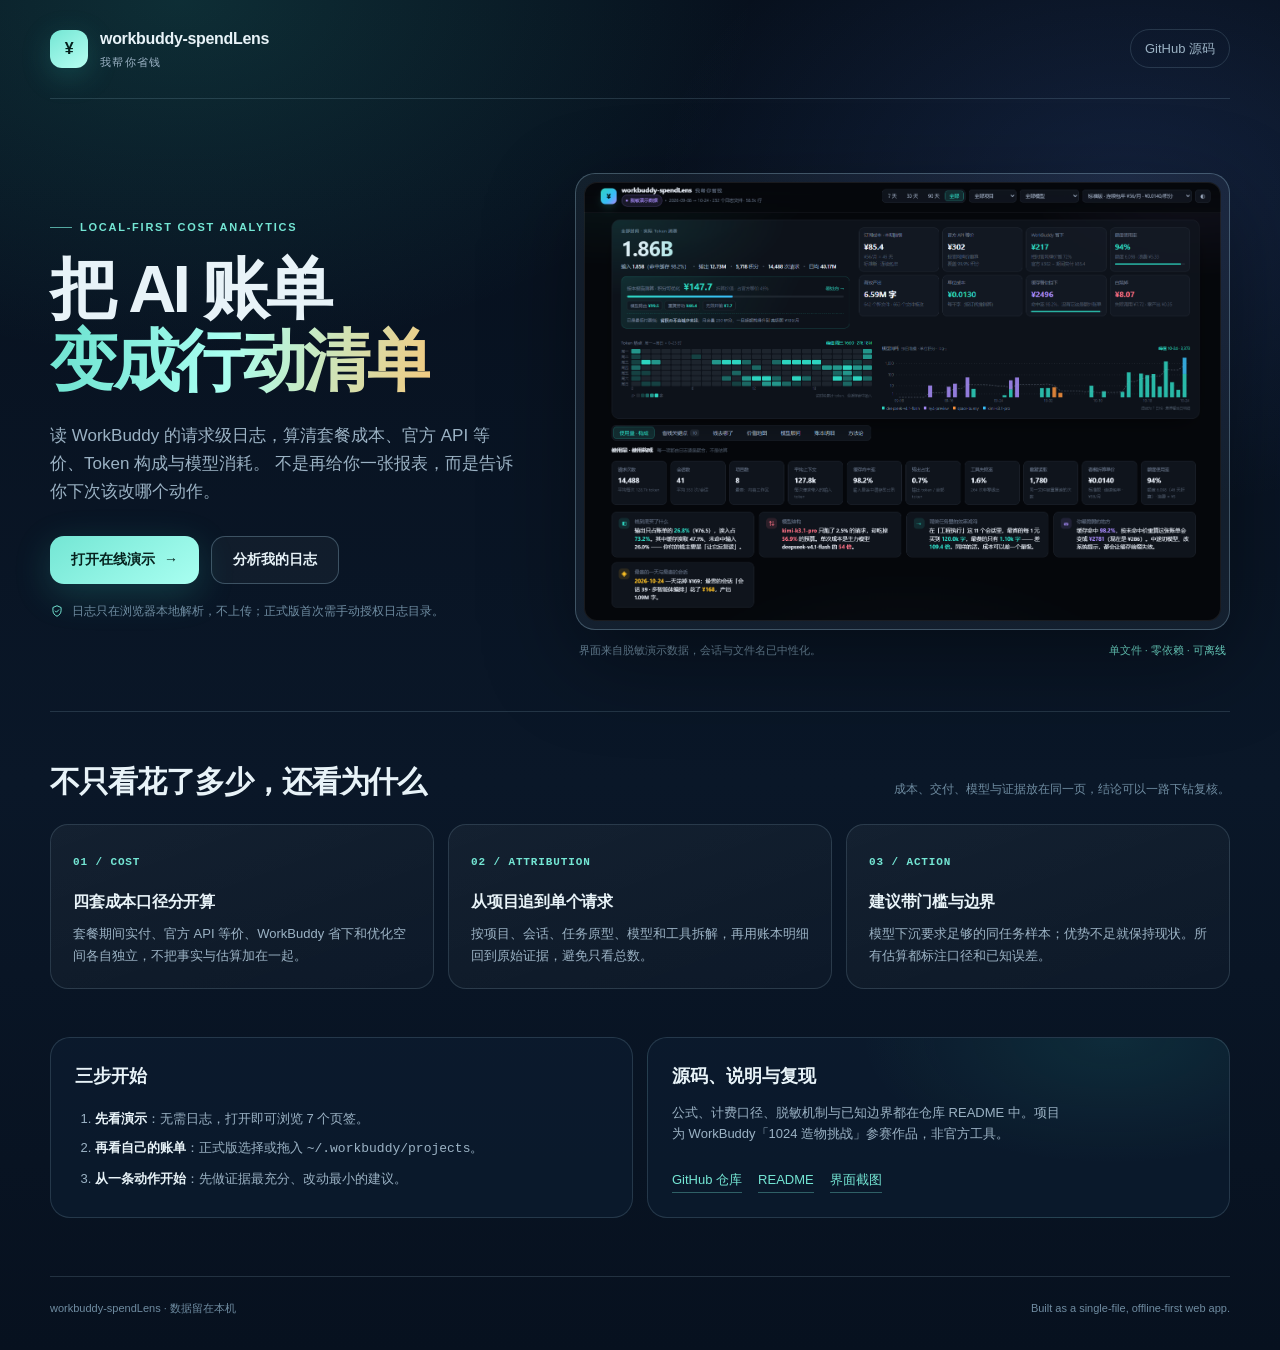
<file: docs/index.html>
<!DOCTYPE html>
<html lang="zh-CN">
<head>
<meta charset="utf-8">
<meta name="viewport" content="width=device-width,initial-scale=1">
<title>workbuddy-spendLens · 我帮你省钱</title>
<meta name="description" content="把 WorkBuddy 请求级用量日志拆成套餐成本、Token 构成、模型消耗与可执行建议。数据只在本机浏览器解析，不上传。">
<meta name="color-scheme" content="dark light">
<meta name="theme-color" content="#08111f">
<meta name="robots" content="index,follow">
<link rel="canonical" href="https://mrchenzdzqbx.github.io/workbuddy-spendLens/">
<meta property="og:type" content="website">
<meta property="og:title" content="workbuddy-spendLens · 我帮你省钱">
<meta property="og:description" content="把 AI 账单变成行动清单。套餐成本、官方 API 等价、模型建议与可省钱处方，全部在本机解析。">
<meta property="og:url" content="https://mrchenzdzqbx.github.io/workbuddy-spendLens/">
<meta property="og:image" content="https://mrchenzdzqbx.github.io/workbuddy-spendLens/screenshots/01-overview.png">
<meta name="twitter:card" content="summary_large_image">
<style>
:root{
  --bg:#07101d;
  --bg-2:#0a1728;
  --panel:rgba(13,30,49,.66);
  --line:rgba(164,205,226,.17);
  --line-strong:rgba(164,205,226,.3);
  --text:#e8f3f8;
  --muted:#9bb2c4;
  --muted-2:#6f8ca1;
  --mint:#74e6d4;
  --mint-strong:#31c9b4;
  --amber:#ffc06b;
  --shadow:0 30px 90px rgba(0,0,0,.38);
  --radius:24px;
}
*{box-sizing:border-box}
html{scroll-behavior:smooth}
body{
  margin:0;
  min-height:100dvh;
  color:var(--text);
  background:
    radial-gradient(900px 560px at 14% 0%,rgba(49,201,180,.16),transparent 64%),
    radial-gradient(760px 520px at 88% 14%,rgba(94,138,255,.13),transparent 62%),
    linear-gradient(180deg,var(--bg) 0%,var(--bg-2) 58%,#07111f 100%);
  font-family:-apple-system,BlinkMacSystemFont,"Segoe UI","Microsoft YaHei","PingFang SC",sans-serif;
  line-height:1.65;
  -webkit-font-smoothing:antialiased;
}
a{color:inherit}
.skip{
  position:absolute;left:16px;top:-80px;z-index:20;
  padding:10px 14px;border-radius:10px;background:var(--mint);color:#06211d;
  font-weight:700;text-decoration:none;transition:top .2s ease;
}
.skip:focus{top:16px}
.shell{width:min(1180px,calc(100% - 40px));margin:0 auto}
.site-header{
  display:flex;align-items:center;justify-content:space-between;gap:24px;
  padding:26px 0;border-bottom:1px solid var(--line);
}
.brand{
  display:flex;align-items:center;gap:12px;text-decoration:none;
  font-size:16px;font-weight:800;letter-spacing:-.02em;
}
.brand-mark{
  display:grid;place-items:center;width:38px;height:38px;border-radius:12px;
  color:#05201c;background:linear-gradient(145deg,var(--mint),#b7fff2);
  box-shadow:0 8px 30px rgba(49,201,180,.22);
}
.brand small{
  display:block;color:var(--muted);font-size:11px;font-weight:500;
  letter-spacing:.12em;margin-top:1px;
}
.header-link{
  color:var(--muted);text-decoration:none;font-size:13px;
  border:1px solid var(--line);border-radius:999px;padding:8px 14px;
  transition:border-color .2s ease,color .2s ease,background .2s ease;
}
.header-link:hover{color:var(--text);border-color:var(--line-strong);background:rgba(255,255,255,.04)}
.hero{
  display:grid;grid-template-columns:minmax(0,.9fr) minmax(0,1.25fr);
  gap:54px;align-items:center;padding:74px 0 52px;
}
.eyebrow{
  display:inline-flex;align-items:center;gap:8px;
  color:var(--mint);font-size:11px;font-weight:700;
  letter-spacing:.16em;text-transform:uppercase;margin-bottom:18px;
}
.eyebrow::before{
  content:"";width:22px;height:1px;background:var(--mint);opacity:.7;
}
h1{
  margin:0;font-size:clamp(38px,5.2vw,68px);line-height:1.08;
  letter-spacing:-.055em;font-weight:850;
}
h1 em{
  font-style:normal;
  background:linear-gradient(100deg,var(--mint) 8%,#a9fff1 46%,var(--amber) 110%);
  -webkit-background-clip:text;background-clip:text;color:transparent;
}
.lede{
  max-width:540px;margin:24px 0 0;color:var(--muted);
  font-size:clamp(15px,1.5vw,17px);
}
.actions{display:flex;flex-wrap:wrap;gap:12px;margin-top:30px}
.btn{
  display:inline-flex;align-items:center;justify-content:center;gap:9px;
  min-height:48px;padding:0 21px;border-radius:14px;
  font-size:14px;font-weight:750;text-decoration:none;
  transition:transform .18s ease,background .18s ease,border-color .18s ease,box-shadow .18s ease;
}
.btn:hover{transform:translateY(-2px)}
.btn:focus-visible,.header-link:focus-visible,.brand:focus-visible,footer a:focus-visible{
  outline:3px solid var(--amber);outline-offset:4px;
}
.btn-primary{
  color:#05211d;background:linear-gradient(145deg,var(--mint),#a9fff1);
  box-shadow:0 10px 36px rgba(49,201,180,.22);
}
.btn-primary:hover{box-shadow:0 14px 42px rgba(49,201,180,.3)}
.btn-secondary{
  color:var(--text);border:1px solid var(--line-strong);
  background:rgba(255,255,255,.035);
}
.btn-secondary:hover{background:rgba(255,255,255,.07)}
.privacy-line{
  display:flex;align-items:flex-start;gap:8px;
  margin:18px 0 0;color:var(--muted-2);font-size:12px;
}
.privacy-line svg{flex:0 0 auto;margin-top:2px;color:var(--mint)}
.shot-wrap{
  position:relative;
  border:1px solid var(--line-strong);
  border-radius:20px;padding:8px;
  background:rgba(255,255,255,.045);
  box-shadow:var(--shadow);
}
.shot-wrap::after{
  content:"";position:absolute;inset:8px;pointer-events:none;
  border-radius:13px;box-shadow:inset 0 0 0 1px rgba(255,255,255,.08);
}
.shot-wrap img{
  display:block;width:100%;height:auto;border-radius:13px;
}
.shot-caption{
  display:flex;justify-content:space-between;gap:16px;
  margin:11px 4px 0;color:var(--muted-2);font-size:11px;
}
.shot-caption span:last-child{color:var(--mint)}
.features{
  border-top:1px solid var(--line);
  padding:52px 0 22px;
}
.section-heading{
  display:flex;align-items:flex-end;justify-content:space-between;
  gap:24px;margin-bottom:24px;
}
.section-heading h2{
  margin:0;font-size:clamp(22px,3vw,30px);line-height:1.2;letter-spacing:-.035em;
}
.section-heading p{margin:0;color:var(--muted-2);font-size:12px;max-width:420px;text-align:right}
.cards{
  display:grid;grid-template-columns:repeat(3,minmax(0,1fr));
  gap:14px;
}
.card{
  min-width:0;padding:22px;
  border:1px solid var(--line);border-radius:18px;
  background:linear-gradient(160deg,rgba(255,255,255,.045),rgba(255,255,255,.018));
}
.card-index{
  display:inline-block;color:var(--mint);font:700 11px/1.2 ui-monospace,Consolas,monospace;
  letter-spacing:.08em;margin-bottom:20px;
}
.card h3{margin:0 0 8px;font-size:16px;letter-spacing:-.015em}
.card p{margin:0;color:var(--muted);font-size:13px}
.how{
  display:grid;grid-template-columns:1fr 1fr;gap:14px;
  padding:26px 0 58px;
}
.steps{
  padding:24px;border:1px solid var(--line);border-radius:20px;background:var(--panel);
}
.steps h2{margin:0 0 16px;font-size:18px}
.steps ol{margin:0;padding-left:20px;color:var(--muted);font-size:13px}
.steps li+li{margin-top:8px}
.steps strong{color:var(--text)}
.links{
  display:flex;flex-direction:column;justify-content:space-between;
  padding:24px;border:1px solid var(--line);border-radius:20px;
  background:
    radial-gradient(360px 180px at 80% 0%,rgba(49,201,180,.1),transparent 70%),
    var(--panel);
}
.links h2{margin:0 0 10px;font-size:18px}
.links p{margin:0;color:var(--muted);font-size:13px;max-width:390px}
.link-row{display:flex;flex-wrap:wrap;gap:16px;margin-top:24px}
.link-row a{
  color:var(--mint);font-size:13px;text-decoration:none;
  border-bottom:1px solid rgba(116,230,212,.35);padding-bottom:2px;
}
.link-row a:hover{border-bottom-color:var(--mint)}
footer{
  display:flex;align-items:center;justify-content:space-between;gap:20px;
  padding:22px 0 34px;border-top:1px solid var(--line);
  color:var(--muted-2);font-size:11px;
}
footer a{color:var(--muted);text-decoration:none}
footer a:hover{color:var(--text)}
@media (max-width:900px){
  .hero{grid-template-columns:1fr;gap:34px;padding-top:48px}
  .lede{max-width:680px}
  .cards{grid-template-columns:1fr}
  .section-heading{align-items:flex-start;flex-direction:column;gap:8px}
  .section-heading p{text-align:left}
}
@media (max-width:620px){
  .shell{width:min(100% - 28px,1180px)}
  .site-header{padding:18px 0}
  .brand{font-size:14px}
  .brand-mark{width:34px;height:34px;border-radius:10px}
  .header-link{padding:7px 11px;font-size:12px}
  .hero{padding:40px 0 38px}
  h1{font-size:clamp(36px,12vw,52px)}
  .actions{display:grid;grid-template-columns:1fr}
  .btn{width:100%}
  .shot-caption{display:block}
  .shot-caption span{display:block}
  .shot-caption span+span{margin-top:3px}
  .how{grid-template-columns:1fr}
  footer{align-items:flex-start;flex-direction:column;gap:8px}
}
@media (prefers-reduced-motion:reduce){
  html{scroll-behavior:auto}
  *,*::before,*::after{transition-duration:.01ms!important}
}
</style>
</head>
<body>
<a class="skip" href="#main">跳到主要内容</a>

<header class="shell site-header">
  <a class="brand" href="./" aria-label="workbuddy-spendLens 首页">
    <span class="brand-mark" aria-hidden="true">¥</span>
    <span>workbuddy-spendLens<small>我帮你省钱</small></span>
  </a>
  <a class="header-link" href="https://github.com/Mrchenzdzqbx/workbuddy-spendLens">GitHub 源码</a>
</header>

<main id="main" class="shell">
  <section class="hero" aria-labelledby="hero-title">
    <div>
      <div class="eyebrow">Local-first cost analytics</div>
      <h1 id="hero-title">把 AI 账单<br><em>变成行动清单</em></h1>
      <p class="lede">
        读 WorkBuddy 的请求级日志，算清套餐成本、官方 API 等价、Token 构成与模型消耗。
        不是再给你一张报表，而是告诉你下次该改哪个动作。
      </p>
      <div class="actions">
        <a class="btn btn-primary" href="./demo.html">打开在线演示 <span aria-hidden="true">→</span></a>
        <a class="btn btn-secondary" href="./app.html">分析我的日志</a>
      </div>
      <p class="privacy-line">
        <svg width="14" height="14" viewBox="0 0 24 24" fill="none" aria-hidden="true"><path d="M12 3l7 3v5c0 4.4-2.9 8.4-7 10-4.1-1.6-7-5.6-7-10V6l7-3z" stroke="currentColor" stroke-width="1.7"/><path d="M9 12l2 2 4-4" stroke="currentColor" stroke-width="1.7" stroke-linecap="round" stroke-linejoin="round"/></svg>
        日志只在浏览器本地解析，不上传；正式版首次需手动授权日志目录。
      </p>
    </div>

    <div>
      <div class="shot-wrap">
        <img src="screenshots/01-overview.png" width="1525" height="1052" alt="workbuddy-spendLens 首屏：Token 消费、成本卡片、Token 热点图和每日模型堆叠图" fetchpriority="high" decoding="async">
      </div>
      <div class="shot-caption">
        <span>界面来自脱敏演示数据，会话与文件名已中性化。</span>
        <span>单文件 · 零依赖 · 可离线</span>
      </div>
    </div>
  </section>

  <section class="features" aria-labelledby="features-title">
    <div class="section-heading">
      <h2 id="features-title">不只看花了多少，还看为什么</h2>
      <p>成本、交付、模型与证据放在同一页，结论可以一路下钻复核。</p>
    </div>
    <div class="cards">
      <article class="card">
        <span class="card-index">01 / COST</span>
        <h3>四套成本口径分开算</h3>
        <p>套餐期间实付、官方 API 等价、WorkBuddy 省下和优化空间各自独立，不把事实与估算加在一起。</p>
      </article>
      <article class="card">
        <span class="card-index">02 / ATTRIBUTION</span>
        <h3>从项目追到单个请求</h3>
        <p>按项目、会话、任务原型、模型和工具拆解，再用账本明细回到原始证据，避免只看总数。</p>
      </article>
      <article class="card">
        <span class="card-index">03 / ACTION</span>
        <h3>建议带门槛与边界</h3>
        <p>模型下沉要求足够的同任务样本；优势不足就保持现状。所有估算都标注口径和已知误差。</p>
      </article>
    </div>
  </section>

  <section class="how" aria-label="开始使用">
    <div class="steps">
      <h2>三步开始</h2>
      <ol>
        <li><strong>先看演示</strong>：无需日志，打开即可浏览 7 个页签。</li>
        <li><strong>再看自己的账单</strong>：正式版选择或拖入 <code>~/.workbuddy/projects</code>。</li>
        <li><strong>从一条动作开始</strong>：先做证据最充分、改动最小的建议。</li>
      </ol>
    </div>
    <div class="links">
      <div>
        <h2>源码、说明与复现</h2>
        <p>公式、计费口径、脱敏机制与已知边界都在仓库 README 中。项目为 WorkBuddy「1024 造物挑战」参赛作品，非官方工具。</p>
      </div>
      <div class="link-row">
        <a href="https://github.com/Mrchenzdzqbx/workbuddy-spendLens">GitHub 仓库</a>
        <a href="https://github.com/Mrchenzdzqbx/workbuddy-spendLens#readme">README</a>
        <a href="https://github.com/Mrchenzdzqbx/workbuddy-spendLens/tree/main/docs/screenshots">界面截图</a>
      </div>
    </div>
  </section>

  <footer>
    <span>workbuddy-spendLens · 数据留在本机</span>
    <span>Built as a single-file, offline-first web app.</span>
  </footer>
</main>
</body>
</html>
</file>
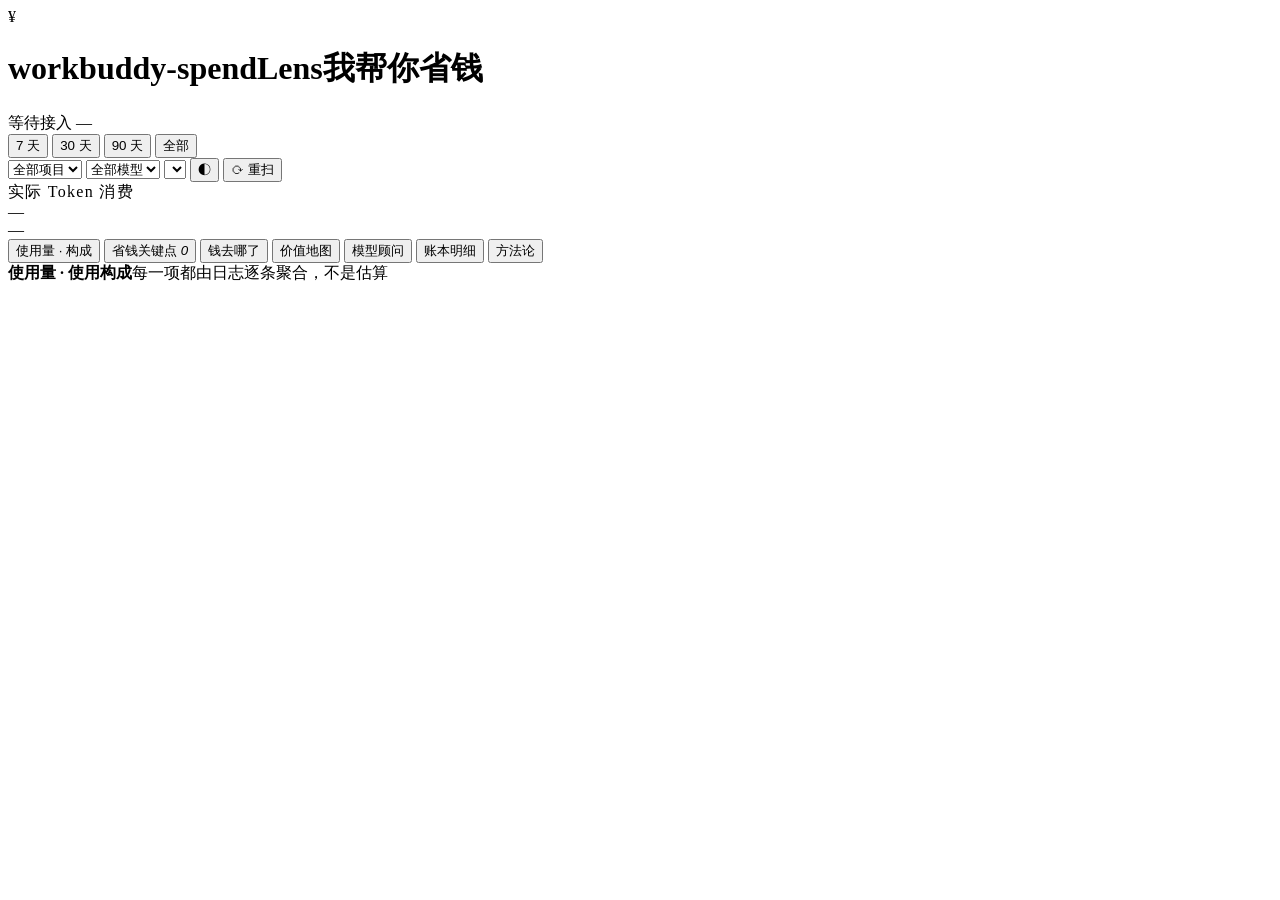
<file: src/index.html>
<!DOCTYPE html>
<html lang="zh-CN">
<head>
<meta charset="utf-8">
<meta name="viewport" content="width=device-width,initial-scale=1">
<title>workbuddy-spendLens · 我帮你省钱</title>
<meta name="description" content="本地解析 WorkBuddy 用量日志，算清钱花在哪个项目、哪类任务、哪个模型上，并给出可执行的下次用模型建议。数据不出本机。">
<meta name="color-scheme" content="dark light">
<style>/*__CSS__*/</style>
</head>
<body>

<header>
  <div class="wrap hd">
    <div class="brand">
      <div class="logo">¥</div>
      <div>
        <h1>workbuddy-spendLens<span>我帮你省钱</span></h1>
        <div class="tag">
          <span id="srcBadge" class="live"><i></i><span id="srcText">等待接入</span></span>
          <span class="dot"></span>
          <span id="rangeText">—</span>
        </div>
      </div>
    </div>
    <div class="hd-right">
      <div class="seg" id="winSeg">
        <button class="pill" data-w="7">7 天</button>
        <button class="pill" data-w="30">30 天</button>
        <button class="pill" data-w="90">90 天</button>
        <button class="pill on" data-w="all">全部</button>
      </div>
      <select id="wsSel" title="按项目筛选"><option value="">全部项目</option></select>
      <select id="modelSel" title="按模型筛选"><option value="">全部模型</option></select>
      <select id="planSel" title="计费口径：按积分牌价，或你的实际套餐"></select>
      <button class="btn" id="themeBtn" type="button" title="切换明暗">◐</button>
      <button class="btn" id="rescanBtn" type="button" title="重新扫描本地日志">⟳ 重扫</button>
    </div>
  </div>
</header>

<main class="wrap app">

  <section class="hero">
    <div>
      <div class="eyebrow" id="heroEyebrow" style="text-transform:none;letter-spacing:.08em">实际 Token 消费</div>
      <div class="hero-big"><span id="heroMain">—</span></div>
      <div class="hero-sub" id="heroSub">—</div>
      <div class="savings" id="heroSave" style="display:none"></div>
    </div>
    <div class="mini-grid" id="miniGrid"></div>
    <div class="hero-charts">
      <div class="heat" id="heroHeat"></div>
      <div class="daily" id="heroDaily"></div>
    </div>
  </section>

  <div class="tabbar" id="tabBar" role="tablist">
    <button class="tab on" data-tab="usage" role="tab">使用量 · 构成</button>
    <button class="tab" data-tab="save" role="tab">省钱关键点 <i id="rxCount">0</i></button>
    <button class="tab" data-tab="money" role="tab">钱去哪了</button>
    <button class="tab" data-tab="value" role="tab">价值地图</button>
    <button class="tab" data-tab="model" role="tab">模型顾问</button>
    <button class="tab" data-tab="ledger" role="tab">账本明细</button>
    <button class="tab" data-tab="method" role="tab">方法论</button>
  </div>

  <div class="panels" id="panels">

    <div class="panel fade" id="panelUsage" role="tabpanel">
      <div class="ph"><b>使用量 · 使用构成</b><span>每一项都由日志逐条聚合，不是估算</span></div>
      <div class="kpis" id="kpis"></div>
      <div class="insights" id="insights"></div>
    </div>

    <div class="panel" id="panelSave" role="tabpanel" hidden>
      <div class="card">
        <div class="ph"><b>省钱关键点</b><span>按「可省金额 × 证据强度」排序，每条都附证据与动作</span><span class="note" id="rxSummary"></span></div>
        <div class="rx" id="rxList"></div>
      </div>
    </div>

    <div class="panel" id="panelMoney" role="tabpanel" hidden>
      <div class="ph"><b>钱去哪了</b><span>成本按「未命中输入 / 缓存读取 / 输出」三段拆解，再与模型、任务原型交叉定位</span></div>
      <div class="card" id="costCard"></div>
      <div class="card" id="sankeyCard"></div>
      <div class="card" id="projectCard"></div>
    </div>

    <div class="panel" id="panelValue" role="tabpanel" hidden>
      <div class="ph"><b>价值地图</b><span>横轴花了多少钱，纵轴落了多少字 —— 右上角是明星，右下角是黑洞</span></div>
      <div class="card" id="mapCard"></div>
      <div class="card" id="rankCard"></div>
    </div>

    <div class="panel" id="panelModel" role="tabpanel" hidden>
      <div class="ph"><b>模型顾问</b><span>单价不是抄官网，是从你自己的账单里反解出来的</span></div>
      <div class="card" id="priceCard"></div>
      <div class="card" id="adviceCard"></div>
      <div class="card" id="simCard"></div>
    </div>

    <div class="panel" id="panelLedger" role="tabpanel" hidden>
      <div class="ph"><b>账本明细</b><span>点表头排序，点任意一行查看这个会话的完整证据链</span></div>
      <div class="card" id="ledgerCard"></div>
    </div>

    <div class="panel" id="panelMethod" role="tabpanel" hidden>
      <div class="ph"><b>方法论与边界</b><span>所有公式、口径、已知偏差都写在这里</span></div>
      <div class="card" id="methodCard"></div>
      <div class="foot" id="footNote"></div>
    </div>

  </div>
</main>

<div class="gate" id="gate"><div class="gate-in" id="gateIn"></div></div>
<div class="drawer-bg" id="drawerBg"></div>
<aside class="drawer" id="drawer" aria-live="polite"></aside>
<div id="tip"></div>
<div class="toast" id="toast"></div>
<div id="fatal" style="display:none;position:fixed;left:12px;bottom:12px;z-index:400;max-width:min(560px,92vw);
  background:rgba(30,10,16,.96);border:1px solid rgba(251,113,133,.4);border-radius:12px;padding:12px 14px;
  color:#fecdd3;font:11px/1.7 ui-monospace,Consolas,monospace;white-space:pre-wrap;max-height:40vh;overflow:auto"></div>
<script>
(function(){
  function show(t){
    var f=document.getElementById('fatal');
    if(!f) return;
    f.style.display='block';
    f.textContent += t + '\n';
    if(!f._btn){
      f._btn=1;
      var b=document.createElement('button');
      b.textContent=' ✕ '; b.style.cssText='position:absolute;top:6px;right:8px;background:none;border:0;color:#fda4af;cursor:pointer;font-size:13px';
      b.onclick=function(){f.style.display='none';};
      f.appendChild(b);
    }
  }
  window.addEventListener('error',function(e){
    show('[运行时错误] '+(e.message||'')+'\n  '+(e.filename||'').split('/').pop()+':'+(e.lineno||''));
  });
  window.addEventListener('unhandledrejection',function(e){
    show('[Promise 未捕获] '+((e.reason&&e.reason.message)||e.reason));
  });
})();
</script>

<script>/*__CORE__*/</script>
<script>/*__CHARTS__*/</script>
<script>/*__UI__*/</script>
<script>/*__BOOT__*/</script>
</body>
</html>
</file>
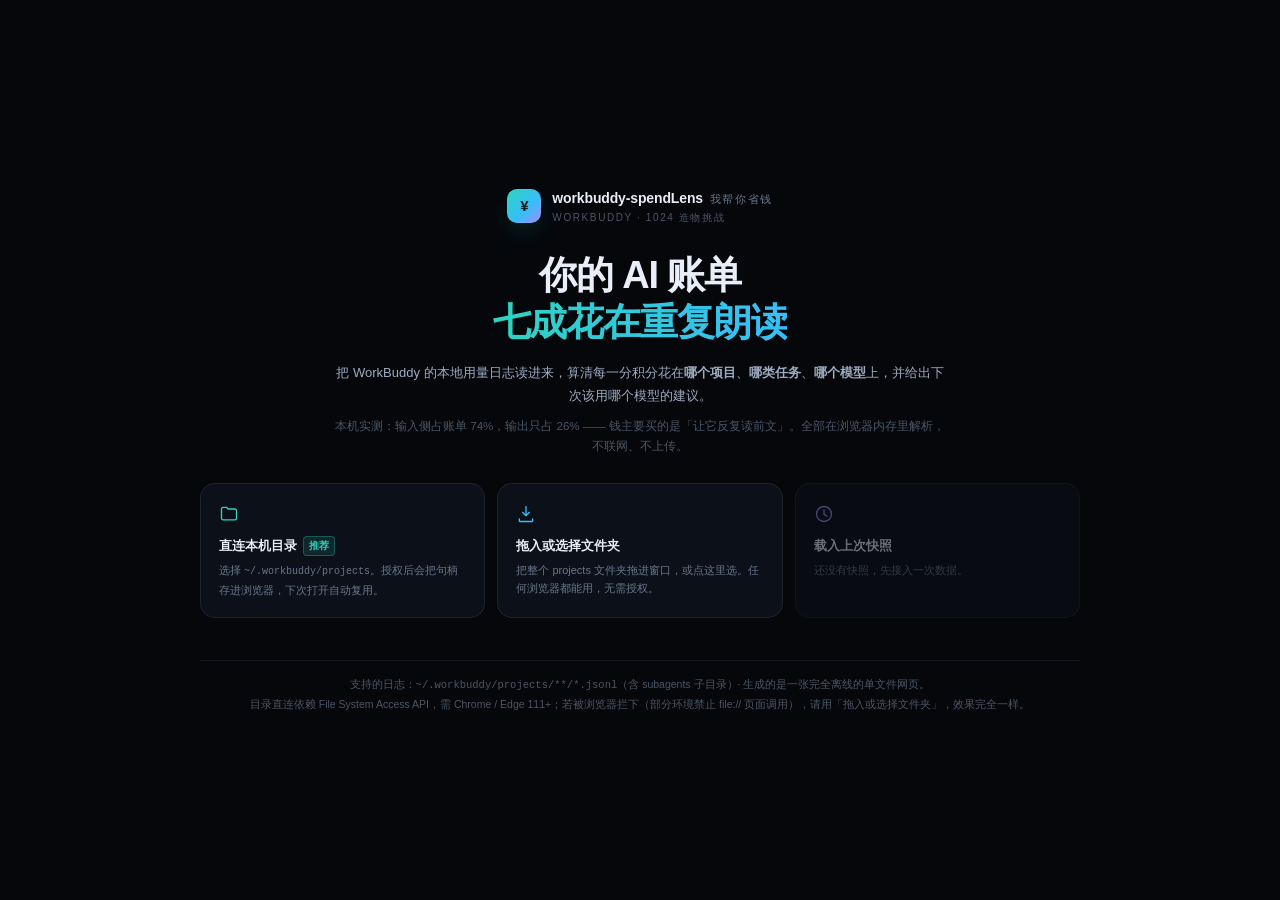
<file: docs/app.html>
<!DOCTYPE html>
<html lang="zh-CN">
<head>
<meta charset="utf-8">
<meta name="viewport" content="width=device-width,initial-scale=1">
<title>workbuddy-spendLens · 我帮你省钱</title>
<meta name="description" content="本地解析 WorkBuddy 用量日志，算清钱花在哪个项目、哪类任务、哪个模型上，并给出可执行的下次用模型建议。数据不出本机。">
<meta name="color-scheme" content="dark light">
<style>/* ============================================================
   SpendLens — 设计系统
   深色为默认，.light 覆盖为浅色；所有颜色走 CSS 变量
   ============================================================ */
*{box-sizing:border-box;margin:0;padding:0}
:root{
  --bg:#05070b; --bg-soft:#080b12;
  --card:rgba(16,21,31,.74); --card2:rgba(22,28,40,.6); --solid:#0d121b;
  --line:rgba(148,163,184,.12); --line2:rgba(148,163,184,.22); --hi:rgba(255,255,255,.07);
  --t1:#e9eff8; --t2:#9dabc0; --t3:#68768b; --t4:#4a5666;
  --teal:#2dd4bf; --cyan:#38bdf8; --violet:#a78bfa; --rose:#fb7185; --amber:#fbbf24; --green:#34d399; --orange:#fb923c;
  --teal-d:rgba(45,212,191,.12); --rose-d:rgba(251,113,133,.12); --amber-d:rgba(251,191,36,.12); --violet-d:rgba(167,139,250,.12);
  --glow:rgba(45,212,191,.10);
  --shadow:0 20px 50px -30px rgba(0,0,0,.9);
  --tt-bg:rgba(8,12,18,.96); --tt-bd:rgba(148,163,184,.24);
  --m0:#2dd4bf; --m1:#a78bfa; --m2:#fb923c; --m3:#38bdf8; --m4:#fbbf24; --m5:#fb7185; --m6:#34d399; --m7:#94a3b8;
  color-scheme:dark;
}
body.light{
  --bg:#f4f6fa; --bg-soft:#eef1f6;
  --card:rgba(255,255,255,.86); --card2:rgba(255,255,255,.6); --solid:#fff;
  --line:rgba(16,38,66,.10); --line2:rgba(16,38,66,.18); --hi:rgba(255,255,255,.9);
  --t1:#0b1725; --t2:#465c76; --t3:#6d8098; --t4:#94a5b7;
  --teal:#0d9488; --cyan:#0284c7; --violet:#7c3aed; --rose:#e11d48; --amber:#b45309; --green:#059669; --orange:#ea580c;
  --teal-d:rgba(13,148,136,.10); --rose-d:rgba(225,29,72,.09); --amber-d:rgba(180,83,9,.10); --violet-d:rgba(124,58,237,.09);
  --glow:rgba(13,148,136,.10);
  --shadow:0 20px 44px -32px rgba(16,38,66,.34);
  --tt-bg:rgba(11,23,37,.96); --tt-bd:rgba(255,255,255,.16);
  --m0:#0d9488; --m1:#7c3aed; --m2:#ea580c; --m3:#0369a1; --m4:#b45309; --m5:#e11d48; --m6:#059669; --m7:#64748b;
  color-scheme:light;
}
html{scroll-behavior:smooth}
body{
  font-family:"Inter",-apple-system,BlinkMacSystemFont,"Segoe UI","PingFang SC","Hiragino Sans GB","Microsoft YaHei",sans-serif;
  background:var(--bg); color:var(--t1); font-size:13px; line-height:1.6;
  -webkit-font-smoothing:antialiased; transition:background .3s,color .3s;
  padding:0 0 60px;
}
body::before{
  content:""; position:fixed; inset:0; z-index:-1; pointer-events:none;
  background:
    radial-gradient(900px 500px at 8% -8%, var(--glow), transparent 62%),
    radial-gradient(700px 460px at 92% -4%, rgba(167,139,250,.09), transparent 62%),
    radial-gradient(1100px 700px at 50% 108%, rgba(56,189,248,.06), transparent 60%);
}
.num,td,th,.kpi b,.hero-big,.mono{font-variant-numeric:tabular-nums;font-feature-settings:"tnum"}
.mono{font-family:ui-monospace,SFMono-Regular,Consolas,"Liberation Mono",monospace}
::-webkit-scrollbar{width:9px;height:9px}
::-webkit-scrollbar-thumb{background:var(--line2);border-radius:9px}
::-webkit-scrollbar-thumb:hover{background:var(--t4)}
::-webkit-scrollbar-track{background:transparent}
a{color:var(--teal);text-decoration:none}
button{font-family:inherit}

/* ---------- 骨架 ---------- */
.wrap{max-width:1460px;margin:0 auto;padding:0 26px}
header{position:sticky;top:0;z-index:40;backdrop-filter:blur(18px);-webkit-backdrop-filter:blur(18px);
  background:linear-gradient(180deg,var(--bg) 20%,color-mix(in srgb,var(--bg) 78%,transparent));
  border-bottom:1px solid var(--line);}
.hd{display:flex;align-items:center;justify-content:space-between;gap:16px;padding:14px 0;flex-wrap:wrap}
.brand{display:flex;align-items:center;gap:12px;min-width:0}
.logo{width:38px;height:38px;flex:none;border-radius:11px;display:grid;place-items:center;
  background:linear-gradient(135deg,var(--teal),var(--cyan) 60%,var(--violet));
  box-shadow:0 10px 26px -12px var(--teal),0 0 0 1px var(--hi) inset;color:#04181a;font-weight:800;font-size:17px}
body.light .logo{color:#fff}
.brand h1{font-size:16px;font-weight:660;letter-spacing:-.01em;line-height:1.2;white-space:nowrap}
.brand h1 span{color:var(--t3);font-weight:400;font-size:11.5px;letter-spacing:.14em;margin-left:8px;text-transform:uppercase}
.brand .tag{font-size:10.5px;color:var(--t3);margin-top:2px;display:flex;gap:7px;align-items:center;flex-wrap:wrap}
.hd-right{display:flex;align-items:center;gap:8px;flex-wrap:wrap}

/* ---------- 控件 ---------- */
.seg{display:inline-flex;gap:2px;padding:3px;border:1px solid var(--line);border-radius:10px;background:var(--card2)}
.pill{border:0;background:transparent;color:var(--t2);font-size:11.5px;padding:5px 11px;border-radius:7px;cursor:pointer;transition:.16s;white-space:nowrap}
.pill:hover{color:var(--t1)}
.pill.on{background:var(--teal-d);color:var(--teal);box-shadow:inset 0 0 0 1px color-mix(in srgb,var(--teal) 35%,transparent)}
.btn{border:1px solid var(--line);background:var(--card2);color:var(--t2);font-size:11.5px;padding:7px 12px;border-radius:9px;
  cursor:pointer;transition:.16s;display:inline-flex;align-items:center;gap:6px;white-space:nowrap}
.btn:hover{border-color:var(--line2);color:var(--t1);background:var(--card)}
.btn.pri{background:linear-gradient(135deg,var(--teal),var(--cyan));color:#04181a;border:0;font-weight:600}
body.light .btn.pri{color:#fff}
.btn:disabled{opacity:.5;cursor:not-allowed}
.chip{border:1px solid var(--line);background:transparent;color:var(--t2);font-size:11px;padding:4px 9px;border-radius:7px;cursor:pointer;transition:.15s}
.chip:hover{color:var(--t1);border-color:var(--line2)}
.chip.on{background:var(--teal-d);color:var(--teal);border-color:color-mix(in srgb,var(--teal) 32%,transparent)}
input[type=date],input[type=search],select{
  border:1px solid var(--line);background:var(--card2);color:var(--t2);font-size:11.5px;padding:6px 9px;border-radius:8px;
  outline:none;transition:.15s;font-family:inherit}
input[type=date]:focus,input[type=search]:focus,select:focus{border-color:color-mix(in srgb,var(--teal) 40%,transparent)}
input[type=search]{min-width:150px}
.live{display:inline-flex;align-items:center;gap:6px;font-size:10.5px;color:var(--teal);border:1px solid color-mix(in srgb,var(--teal) 34%,transparent);
  background:var(--teal-d);padding:5px 9px;border-radius:999px;letter-spacing:.04em;white-space:nowrap}
.live i{width:5px;height:5px;border-radius:50%;background:var(--teal);animation:pulse 2.4s infinite}
@keyframes pulse{0%{box-shadow:0 0 0 0 color-mix(in srgb,var(--teal) 65%,transparent)}70%{box-shadow:0 0 0 6px transparent}100%{box-shadow:0 0 0 0 transparent}}
.live.demo{color:var(--violet);border-color:color-mix(in srgb,var(--violet) 34%,transparent);background:var(--violet-d)}
.live.demo i{background:var(--violet);animation:none}

/* ---------- 卡片 ---------- */
.card{position:relative;background:var(--card);border:1px solid var(--line);border-radius:16px;padding:20px 22px;
  backdrop-filter:blur(14px);-webkit-backdrop-filter:blur(14px);box-shadow:var(--shadow);margin-bottom:16px}
.card::before{content:"";position:absolute;top:0;left:10%;right:10%;height:1px;pointer-events:none;
  background:linear-gradient(90deg,transparent,var(--hi),transparent)}
.sec{display:flex;align-items:center;justify-content:space-between;gap:12px;margin:34px 0 14px;flex-wrap:wrap}
.sec h2{font-size:14px;font-weight:640;display:flex;align-items:center;gap:10px;letter-spacing:.01em}
.sec h2 em{font-style:normal;font-size:11px;font-weight:600;color:var(--teal);letter-spacing:.1em;
  border:1px solid color-mix(in srgb,var(--teal) 30%,transparent);background:var(--teal-d);padding:2px 7px;border-radius:6px}
.sec .note{font-size:11px;color:var(--t3)}
.grid{display:grid;gap:16px}

/* ---------- Hero ---------- */
.hero{display:grid;grid-template-columns:minmax(0,1.15fr) minmax(0,1fr);gap:28px;align-items:center;
  background:var(--card);border:1px solid var(--line);border-radius:20px;padding:26px 28px;margin-top:20px;
  box-shadow:var(--shadow);position:relative;overflow:hidden}
.hero::after{content:"";position:absolute;inset:0;pointer-events:none;
  background:radial-gradient(600px 260px at 0% 0%,var(--teal-d),transparent 70%)}
.eyebrow{font-size:10px;letter-spacing:.2em;text-transform:uppercase;color:var(--t3);font-weight:600;margin-bottom:8px}
.hero-big{font-size:clamp(40px,5vw,62px);font-weight:700;letter-spacing:-.035em;line-height:1;
  background:linear-gradient(100deg,var(--t1) 10%,var(--teal) 62%,var(--cyan));
  -webkit-background-clip:text;background-clip:text;-webkit-text-fill-color:transparent;white-space:nowrap}
.hero-big small{font-size:.34em;font-weight:600;letter-spacing:0;margin-right:4px;-webkit-text-fill-color:var(--t3)}
.hero-sub{font-size:12px;color:var(--t2);margin-top:10px;display:flex;gap:10px;align-items:center;flex-wrap:wrap}
.hero-sub b{color:var(--t1);font-weight:600}
.dot{width:3px;height:3px;border-radius:50%;background:var(--t4);flex:none;display:inline-block}
.mini-grid{display:grid;grid-template-columns:1fr 1fr;gap:10px}
.mini{border:1px solid var(--line);border-radius:12px;padding:11px 13px;background:var(--card2);position:relative;overflow:hidden}
.mini .k{font-size:10.5px;color:var(--t3);display:flex;align-items:center;gap:5px}
.mini .v{font-size:19px;font-weight:660;letter-spacing:-.02em;margin-top:3px}
.mini .s{font-size:10.5px;color:var(--t4);margin-top:2px}
.mini.good .v{color:var(--teal)} .mini.bad .v{color:var(--rose)} .mini.warn .v{color:var(--amber)} .mini.info .v{color:var(--violet)}
.bar-mini{height:3px;border-radius:3px;background:var(--line);margin-top:7px;overflow:hidden}
.bar-mini i{display:block;height:100%;border-radius:3px;background:var(--teal)}

/* ---------- 首屏省钱块 ---------- */
.savings{margin-top:18px;border:1px solid color-mix(in srgb,var(--teal) 26%,transparent);
  background:linear-gradient(118deg,var(--teal-d),transparent 72%);
  border-radius:13px;padding:12px 14px 13px;cursor:pointer;transition:border-color .18s,transform .18s}
.savings:hover{border-color:color-mix(in srgb,var(--teal) 48%,transparent);transform:translateY(-1px)}
.sv-head{display:flex;align-items:baseline;gap:9px;flex-wrap:wrap}
.sv-k{font-size:10.5px;color:var(--t3);letter-spacing:.02em}
.sv-v{font-size:25px;font-weight:700;letter-spacing:-.03em;color:var(--teal);line-height:1.1}
.sv-p{font-size:10.5px;color:var(--t4)}
.sv-go{margin-left:auto;font-size:10.5px;color:var(--teal);opacity:.85;white-space:nowrap}
.sv-bar{height:5px;border-radius:3px;background:var(--line);margin:9px 0 9px;overflow:hidden}
.sv-bar i{display:block;height:100%;border-radius:3px;width:0;
  background:linear-gradient(90deg,var(--teal),var(--cyan));transition:width .85s cubic-bezier(.2,.7,.3,1)}
.sv-chips{display:flex;gap:6px;flex-wrap:wrap}
.sv-chips span{font-size:10px;color:var(--t3);border:1px solid var(--line);background:var(--card);
  padding:2px 7px;border-radius:5px;white-space:nowrap}
.sv-chips b{color:var(--teal);font-weight:650}

/* ---------- 页签（使用量 / 省钱关键点） ---------- */
[hidden]{display:none!important}
.tabbar{display:inline-flex;gap:3px;padding:3px;border:1px solid var(--line);border-radius:12px;
  background:var(--card2);margin:20px 0 14px}
.tab{display:inline-flex;align-items:center;gap:7px;border:0;background:transparent;color:var(--t2);
  font-size:12px;padding:7px 15px;border-radius:9px;cursor:pointer;transition:.16s;white-space:nowrap}
.tab:hover{color:var(--t1)}
.tab.on{background:var(--teal-d);color:var(--teal);box-shadow:inset 0 0 0 1px color-mix(in srgb,var(--teal) 36%,transparent)}
.tab i{font-style:normal;font-size:10px;line-height:1;padding:3px 6px;border-radius:5px;
  background:var(--line);color:var(--t3);font-weight:600}
.tab.on i{background:color-mix(in srgb,var(--teal) 20%,transparent);color:var(--teal)}
.panel.fade{animation:fadein .26s ease both}
@keyframes fadein{from{opacity:0;transform:translateY(5px)}to{opacity:1;transform:none}}

/* ---------- KPI ---------- */
.kpis{display:grid;grid-template-columns:repeat(auto-fit,minmax(128px,1fr));gap:9px;margin-top:16px}
.kpi{border:1px solid var(--line);border-radius:12px;padding:12px 14px;background:var(--card2)}
.kpi .k{font-size:10.5px;color:var(--t3);white-space:nowrap;overflow:hidden;text-overflow:ellipsis}
.kpi b{display:block;font-size:17px;font-weight:650;letter-spacing:-.02em;margin-top:3px}
.kpi .s{font-size:10px;color:var(--t4);margin-top:1px}

/* ---------- 洞察 ---------- */
.insights{display:grid;grid-template-columns:repeat(auto-fit,minmax(300px,1fr));gap:12px;margin-top:16px}
.ins{padding:14px 16px;border-radius:13px;border:1px solid var(--line);background:var(--card2);
  display:flex;gap:12px;align-items:flex-start}
.ins .ic{width:26px;height:26px;border-radius:8px;display:grid;place-items:center;flex:none;font-size:13px;
  background:var(--teal-d);color:var(--teal)}
.ins.b .ic{background:var(--rose-d);color:var(--rose)}
.ins.w .ic{background:var(--amber-d);color:var(--amber)}
.ins.v .ic{background:var(--violet-d);color:var(--violet)}
.ins .t{font-size:11.5px;color:var(--t3);margin-bottom:2px}
.ins .m{font-size:13px;color:var(--t1);font-weight:500;line-height:1.5}
.ins .m b{color:var(--teal);font-weight:680}
.ins.b .m b{color:var(--rose)} .ins.w .m b{color:var(--amber)} .ins.v .m b{color:var(--violet)}

/* ---------- 图表容器 ---------- */
.chart{width:100%;display:block;overflow:visible}
.legend{display:flex;gap:12px;flex-wrap:wrap;font-size:10.5px;color:var(--t3);align-items:center}
.legend i{width:8px;height:8px;border-radius:2px;display:inline-block;margin-right:4px;vertical-align:-1px}
#tip{position:fixed;z-index:200;pointer-events:none;opacity:0;transition:opacity .12s;
  background:var(--tt-bg);border:1px solid var(--tt-bd);border-radius:10px;padding:9px 12px;font-size:11.5px;
  color:var(--t1);box-shadow:0 16px 40px -18px rgba(0,0,0,.8);max-width:320px;line-height:1.6;
  backdrop-filter:blur(12px);-webkit-backdrop-filter:blur(12px)}
#tip.on{opacity:1}
#tip .tt-h{font-weight:640;margin-bottom:3px}
#tip .tt-r{display:flex;justify-content:space-between;gap:14px;color:var(--t2)}
#tip .tt-r b{color:var(--t1);font-weight:600}

/* ---------- 表格 ---------- */
.tbl-wrap{overflow-x:auto;margin:0 -6px}
table{width:100%;border-collapse:collapse;font-size:11.5px}
th{text-align:right;font-weight:500;color:var(--t3);padding:8px 10px;border-bottom:1px solid var(--line);
  white-space:nowrap;position:sticky;top:0;background:var(--solid);cursor:pointer;user-select:none}
th:hover{color:var(--t1)}
th.l,td.l{text-align:left}
td{padding:8px 10px;border-bottom:1px solid var(--line);text-align:right;white-space:nowrap}
tr.row:hover td{background:var(--card2)}
tr.row{cursor:pointer}
td.name{max-width:330px;overflow:hidden;text-overflow:ellipsis;white-space:nowrap;text-align:left}
.tagline{display:inline-flex;gap:4px;align-items:center;font-size:10px;padding:1px 6px;border-radius:5px;
  border:1px solid var(--line);color:var(--t3);background:var(--card2);white-space:nowrap}
.tagline.hot{color:var(--rose);border-color:color-mix(in srgb,var(--rose) 28%,transparent);background:var(--rose-d)}
.tagline.cool{color:var(--teal);border-color:color-mix(in srgb,var(--teal) 28%,transparent);background:var(--teal-d)}
.tagline.mid{color:var(--amber);border-color:color-mix(in srgb,var(--amber) 28%,transparent);background:var(--amber-d)}
.tagline.vi{color:var(--violet);border-color:color-mix(in srgb,var(--violet) 28%,transparent);background:var(--violet-d)}

/* ---------- 模型顾问 ---------- */
.adv{display:grid;grid-template-columns:1fr;gap:10px}
.advrow{border:1px solid var(--line);border-radius:13px;padding:14px 16px;background:var(--card2);
  display:grid;grid-template-columns:170px 1fr auto;gap:16px;align-items:center}
.advrow .an{font-size:12.5px;font-weight:600;display:flex;flex-direction:column;gap:3px}
.advrow .an small{font-size:10px;color:var(--t4);font-weight:400}
.advrow .bars{display:flex;flex-direction:column;gap:5px;min-width:0}
.advbar{display:grid;grid-template-columns:104px 1fr 74px;gap:8px;align-items:center;font-size:10.5px;color:var(--t3)}
.advbar .track{height:14px;border-radius:4px;background:var(--line);overflow:hidden;position:relative}
.advbar .fill{height:100%;border-radius:4px;transition:width .6s cubic-bezier(.2,.7,.3,1)}
.advrow .save{text-align:right;min-width:96px}
.advrow .save b{display:block;font-size:17px;font-weight:680;letter-spacing:-.02em;color:var(--teal)}
.advrow .save small{font-size:10px;color:var(--t4)}
.conf{display:inline-flex;gap:1px;color:var(--amber);font-size:9px;letter-spacing:-1px}

/* ---------- 处方 ---------- */
.rx{display:grid;gap:11px}
.rxcard{border:1px solid var(--line);border-radius:14px;padding:15px 17px;background:var(--card2);position:relative;overflow:hidden}
.rxcard::before{content:"";position:absolute;left:0;top:0;bottom:0;width:2px;background:var(--t4)}
.rxcard.high::before{background:var(--rose)} .rxcard.mid::before{background:var(--amber)} .rxcard.low::before{background:var(--cyan)} .rxcard.info::before{background:var(--violet)}
.rxh{display:flex;justify-content:space-between;gap:14px;align-items:flex-start;flex-wrap:wrap}
.rxh h4{font-size:12.5px;font-weight:620;display:flex;gap:8px;align-items:center;flex-wrap:wrap}
.rxh .amt{font-size:15px;font-weight:680;color:var(--teal);letter-spacing:-.01em;white-space:nowrap}
.rxp{font-size:11.5px;color:var(--t2);margin-top:7px;line-height:1.7}
.rxev{display:flex;gap:8px;flex-wrap:wrap;margin-top:9px}
.rxev span{font-size:10px;color:var(--t3);border:1px solid var(--line);border-radius:5px;padding:2px 7px;background:var(--card)}
.rxev span b{color:var(--t2);font-weight:600}
.rxa{margin-top:10px;font-size:11px;color:var(--t2);border-left:2px solid color-mix(in srgb,var(--teal) 30%,transparent);
  padding-left:10px;line-height:1.7}
.rxa b{color:var(--teal);font-weight:600}

/* ---------- 抽屉 ---------- */
.drawer-bg{position:fixed;inset:0;background:rgba(2,5,9,.62);backdrop-filter:blur(3px);z-index:90;opacity:0;pointer-events:none;transition:.2s}
.drawer-bg.on{opacity:1;pointer-events:auto}
.drawer{position:fixed;top:0;right:0;bottom:0;width:min(560px,94vw);background:var(--solid);border-left:1px solid var(--line);
  z-index:91;transform:translateX(100%);transition:transform .26s cubic-bezier(.2,.7,.3,1);overflow-y:auto;padding:22px 24px 40px}
.drawer.on{transform:none}
.drawer h3{font-size:14px;font-weight:640;line-height:1.5;padding-right:34px}
.drawer .x{position:absolute;top:16px;right:16px;border:1px solid var(--line);background:var(--card2);color:var(--t2);
  width:26px;height:26px;border-radius:8px;cursor:pointer;font-size:14px;line-height:1;display:grid;place-items:center}
.drawer .x:hover{color:var(--t1)}
.dstat{display:grid;grid-template-columns:repeat(3,1fr);gap:8px;margin:14px 0}
.dstat div{border:1px solid var(--line);border-radius:9px;padding:8px 10px;background:var(--card2)}
.dstat .k{font-size:10px;color:var(--t4)}
.dstat .v{font-size:13.5px;font-weight:640;margin-top:1px}
.dims{margin:8px 0 14px}
.dim{display:grid;grid-template-columns:76px 1fr 40px;gap:9px;align-items:center;font-size:11px;color:var(--t3);margin-bottom:5px}
.dim .tr{height:6px;border-radius:4px;background:var(--line);overflow:hidden}
.dim .tr i{display:block;height:100%;border-radius:4px}
.dim b{text-align:right;color:var(--t1);font-weight:600;font-size:11.5px}
.dlist{font-size:11px;color:var(--t2);line-height:1.85}
.dlist .it{display:flex;justify-content:space-between;gap:12px;border-bottom:1px dashed var(--line);padding:3px 0}
.dlist .it span:first-child{overflow:hidden;text-overflow:ellipsis;white-space:nowrap}
.dlist .it span:last-child{color:var(--t3);flex:none}

/* ---------- 滑块 ---------- */
.sliders{display:grid;grid-template-columns:repeat(3,1fr);gap:14px;margin-bottom:4px}
.sl label{display:flex;justify-content:space-between;font-size:10.5px;color:var(--t3);margin-bottom:5px}
.sl label b{color:var(--t1);font-weight:600}
input[type=range]{-webkit-appearance:none;appearance:none;width:100%;height:3px;border-radius:3px;background:var(--line);outline:none}
input[type=range]::-webkit-slider-thumb{-webkit-appearance:none;width:13px;height:13px;border-radius:50%;
  background:var(--teal);cursor:pointer;box-shadow:0 0 0 3px var(--teal-d)}
input[type=range]::-moz-range-thumb{width:13px;height:13px;border:0;border-radius:50%;background:var(--teal);cursor:pointer}

/* ---------- 门槛页 ---------- */
.gate{position:fixed;inset:0;z-index:120;background:var(--bg);display:flex;align-items:center;justify-content:center;padding:24px;
  overflow-y:auto;transition:opacity .35s}
.gate.off{opacity:0;pointer-events:none}
.gate-in{max-width:880px;width:100%;text-align:center;margin:auto}
.gate h2{font-size:clamp(24px,3.4vw,38px);font-weight:700;letter-spacing:-.03em;line-height:1.25;margin-bottom:14px}
.gate h2 em{font-style:normal;background:linear-gradient(100deg,var(--teal),var(--cyan));-webkit-background-clip:text;background-clip:text;-webkit-text-fill-color:transparent}
.gate p{color:var(--t2);font-size:13px;max-width:620px;margin:0 auto 8px;line-height:1.8}
.gate .opts{display:grid;grid-template-columns:repeat(3,1fr);gap:12px;margin:26px 0 18px;text-align:left}
.opt{border:1px solid var(--line);border-radius:15px;padding:18px;background:var(--card);cursor:pointer;transition:.2s;position:relative}
.opt:hover{border-color:color-mix(in srgb,var(--teal) 40%,transparent);transform:translateY(-2px)}
.opt .oi{height:24px;display:flex;align-items:center;margin-bottom:10px;color:var(--teal)}
.opt h4{font-size:12.5px;font-weight:640;margin-bottom:5px;display:flex;align-items:center;gap:6px}
.opt p{font-size:11px;color:var(--t3);line-height:1.65;margin:0}
.opt .rec{font-size:9.5px;color:var(--teal);border:1px solid color-mix(in srgb,var(--teal) 30%,transparent);
  background:var(--teal-d);padding:1px 5px;border-radius:4px}
.gate .privacy{font-size:10.5px;color:var(--t4);line-height:1.8;border-top:1px solid var(--line);padding-top:14px;margin-top:8px}
.gate .drop{border:2px dashed var(--line2);border-radius:16px;padding:26px;transition:.2s}
.gate .drop.hot{border-color:var(--teal);background:var(--teal-d)}
.err{color:var(--rose);font-size:11.5px;margin-top:10px;min-height:16px}
.progress{height:3px;border-radius:3px;background:var(--line);overflow:hidden;margin-top:14px;display:none}
.progress.on{display:block}
.progress i{display:block;height:100%;width:0;background:linear-gradient(90deg,var(--teal),var(--cyan));transition:width .2s}

/* ---------- 杂项 ---------- */
.toast{position:fixed;left:50%;bottom:24px;transform:translate(-50%,12px);z-index:300;
  background:var(--tt-bg);border:1px solid var(--tt-bd);color:var(--t1);border-radius:12px;padding:11px 16px;
  font-size:11.5px;box-shadow:0 18px 44px -20px rgba(0,0,0,.8);opacity:0;pointer-events:none;transition:.22s;max-width:min(620px,92vw)}
.toast.on{opacity:1;transform:translate(-50%,0)}
.empty{padding:26px;text-align:center;color:var(--t4);font-size:12px}
.foot{color:var(--t4);font-size:10.5px;line-height:1.9;margin-top:8px}
.foot b{color:var(--t3);font-weight:600}
.kv{display:flex;justify-content:space-between;gap:14px;font-size:11.5px;padding:6px 0;border-bottom:1px dashed var(--line)}
.kv span:first-child{color:var(--t3)} .kv span:last-child{color:var(--t1);font-weight:500}
.formula{font-family:ui-monospace,Consolas,monospace;font-size:11px;background:var(--card2);border:1px solid var(--line);
  border-radius:9px;padding:11px 13px;color:var(--t2);line-height:1.9;overflow-x:auto;white-space:pre}
.formula b{color:var(--teal);font-weight:600}
.two{display:grid;grid-template-columns:1fr 1fr;gap:16px}
.three{display:grid;grid-template-columns:repeat(3,1fr);gap:16px}
.sr{position:absolute;width:1px;height:1px;overflow:hidden;clip:rect(0 0 0 0)}
.badge{font-size:9.5px;padding:1px 6px;border-radius:4px;border:1px solid var(--line);color:var(--t3);background:var(--card2);white-space:nowrap}
.badge.t{color:var(--teal);border-color:color-mix(in srgb,var(--teal) 28%,transparent);background:var(--teal-d)}
.badge.r{color:var(--rose);border-color:color-mix(in srgb,var(--rose) 28%,transparent);background:var(--rose-d)}
.badge.a{color:var(--amber);border-color:color-mix(in srgb,var(--amber) 28%,transparent);background:var(--amber-d)}
.badge.v{color:var(--violet);border-color:color-mix(in srgb,var(--violet) 28%,transparent);background:var(--violet-d)}

@media (max-width:1080px){
  .hero{grid-template-columns:1fr;gap:20px}
  .two,.three{grid-template-columns:1fr}
  .gate .opts{grid-template-columns:1fr}
  .advrow{grid-template-columns:1fr;gap:10px}
  .advrow .save{text-align:left;display:flex;align-items:baseline;gap:8px}
}
@media (max-width:680px){
  .wrap{padding:0 14px}
  .brand h1 span{display:none}
  .sliders{grid-template-columns:1fr}
  .mini-grid{grid-template-columns:1fr}
  .dstat{grid-template-columns:1fr 1fr}
}
@media print{
  header,.gate,.drawer,.drawer-bg,.toast,#tip{display:none!important}
  body{background:#fff;color:#000}
  .card{break-inside:avoid;box-shadow:none}
}

/* ============================================================
   单页外壳：定高容器 + 页签 + 面板内滚动
   放在文件末尾，用于覆盖上面的默认文档流排版
   ============================================================ */
html,body{height:100%}
body{display:flex;flex-direction:column;height:100dvh;overflow:hidden;padding:0}
header{flex:none}
main.app{flex:1;min-height:0;display:flex;flex-direction:column;width:100%;padding-bottom:0}

main.app .hero{flex:none;padding:18px 22px;margin-top:16px;gap:22px;grid-template-columns:minmax(0,1fr) minmax(0,1.45fr)}
main.app .hero-big{font-size:clamp(34px,4vw,50px)}
main.app .mini-grid{grid-template-columns:repeat(4,minmax(0,1fr));gap:8px}
main.app .mini{padding:9px 11px}
main.app .savings{margin-top:14px;padding:10px 13px 11px}
main.app .sv-v{font-size:23px}
main.app .sv-bar{margin:8px 0}

.tabbar{flex:none;display:flex;flex-wrap:wrap;gap:3px;padding:3px;border:1px solid var(--line);
  border-radius:12px;background:var(--card2);margin:14px 0 12px;width:fit-content;max-width:100%}

.panels{flex:1;min-height:0;overflow-y:auto;overflow-x:hidden;padding-bottom:34px;scrollbar-gutter:stable}
.ph{display:flex;align-items:baseline;gap:10px;margin:0 0 12px;flex-wrap:wrap}
.ph b{font-size:12.5px;font-weight:640;letter-spacing:.01em}
.ph span{font-size:10.5px;color:var(--t4)}
.ph .note{margin-left:auto;font-size:10.5px;color:var(--t3);font-weight:400}

/* 窄屏 / 平板：退回普通文档流，避免定高容器把内容压扁 */
@media (max-width:1080px){
  html,body{height:auto}
  body{display:block;height:auto;overflow:auto;padding-bottom:40px}
  main.app{display:block;padding-bottom:0}
  .panels{overflow:visible;display:block;padding-bottom:0}
  main.app .hero{padding:22px 24px;margin-top:18px}
  main.app .hero-big{font-size:clamp(38px,5.4vw,56px)}
  .tabbar{margin:16px 0 14px}
}

/* 打印：全部展开 */
@media print{
  html,body{height:auto}
  body{display:block;height:auto;overflow:visible}
  main.app{display:block}
  .panels{overflow:visible;height:auto;display:block}
  .panel[hidden]{display:block!important}
  .tabbar{display:none}
}

@media (max-width:680px){
  main.app .mini-grid{grid-template-columns:1fr 1fr}
  main.app .hero{padding:18px 16px}
  .tabbar{gap:2px}
  .tab{padding:6px 10px;font-size:11.5px}
}

/* 省钱块底部的「现金结论」一行 */
.sv-note{margin-top:8px;padding-top:7px;font-size:10px;line-height:1.65;color:var(--t3);
  border-top:1px dashed color-mix(in srgb,var(--teal) 24%,transparent)}
.sv-note b{color:var(--t2);font-weight:640}

@media (max-width:1280px){
  main.app .hero{grid-template-columns:minmax(0,1fr) minmax(0,1.3fr)}
  main.app .mini-grid{grid-template-columns:repeat(2,minmax(0,1fr))}
}

/* ---------- Token 热点（周一→周日 × 0–23 时） ---------- */
.heat{margin-top:13px;max-width:600px}
.heat-hd{display:flex;justify-content:space-between;align-items:baseline;gap:10px;margin-bottom:6px}
.heat-t{font-size:10px;color:var(--t3);letter-spacing:.02em;white-space:nowrap}
.heat-t em{font-style:normal;color:var(--t4);margin-left:6px;font-size:9px}
.heat-peak{font-size:9.5px;color:var(--teal);white-space:nowrap;font-variant-numeric:tabular-nums}
.hrow{display:flex;align-items:center;gap:2px;margin-bottom:2px}
.hlab{width:22px;flex:none;font-size:9px;color:var(--t4);letter-spacing:-.03em;line-height:1}
.hc{flex:1;height:11px;border-radius:2px;background:var(--line);cursor:default;
  transition:transform .1s,box-shadow .1s}
.hc:hover{transform:scale(1.35);box-shadow:0 0 0 1px var(--line2);position:relative;z-index:2}
.heat-x{display:grid;grid-template-columns:repeat(24,1fr);gap:2px;margin:2px 0 0 24px}
.heat-x span{font-size:8.5px;color:var(--t4);line-height:1;text-align:left}
.heat-ft{display:flex;justify-content:space-between;align-items:center;margin:6px 0 0 24px;gap:10px}
.heat-lg{display:flex;align-items:center;gap:3px;font-size:8.5px;color:var(--t4);white-space:nowrap}
.heat-ramp{display:inline-flex;gap:2px}
.heat-ramp i{width:9px;height:9px;border-radius:2px;display:block}
.heat-note{font-size:8.5px;color:var(--t4);opacity:.75;text-align:right}

/* ---------- Hero 第二行：两张图并排 ---------- */
main.app .hero{grid-template-areas:"top cards" "charts charts";align-items:start}
main.app .hero>div:first-child{grid-area:top}
main.app .hero>.mini-grid{grid-area:cards}
.hero-charts{grid-area:charts;grid-column:1/-1;display:grid;
  grid-template-columns:minmax(0,600px) minmax(0,1fr);gap:24px;align-items:start;margin-top:4px}
.hero-charts .heat{max-width:none;margin-top:0}

/* 每日模型堆叠图 */
.daily{margin-top:13px;min-width:0}
.daily-hd{display:flex;justify-content:space-between;align-items:baseline;gap:10px;margin-bottom:6px}
.daily-t{font-size:10px;color:var(--t3);letter-spacing:.02em;white-space:nowrap}
.daily-t em{font-style:normal;color:var(--t4);margin-left:6px;font-size:9px}
.daily-peak{font-size:9.5px;color:var(--teal);white-space:nowrap;font-variant-numeric:tabular-nums}
.daily svg{display:block;width:100%;overflow:visible}
.daily-ft{display:flex;justify-content:space-between;align-items:center;gap:10px;margin-top:4px;flex-wrap:wrap}
.daily-lg{display:flex;align-items:center;gap:10px;flex-wrap:wrap}
.daily-lg span{display:flex;align-items:center;gap:4px;font-size:9px;color:var(--t3);white-space:nowrap}
.daily-lg i{width:7px;height:7px;border-radius:2px;display:block;flex:none}
.daily-note{font-size:8.5px;color:var(--t4);opacity:.75;white-space:nowrap}

@media (max-width:900px){
  .hero-charts{grid-template-columns:1fr}
}
</style>
</head>
<body>

<header>
  <div class="wrap hd">
    <div class="brand">
      <div class="logo">¥</div>
      <div>
        <h1>workbuddy-spendLens<span>我帮你省钱</span></h1>
        <div class="tag">
          <span id="srcBadge" class="live"><i></i><span id="srcText">等待接入</span></span>
          <span class="dot"></span>
          <span id="rangeText">—</span>
        </div>
      </div>
    </div>
    <div class="hd-right">
      <div class="seg" id="winSeg">
        <button class="pill" data-w="7">7 天</button>
        <button class="pill" data-w="30">30 天</button>
        <button class="pill" data-w="90">90 天</button>
        <button class="pill on" data-w="all">全部</button>
      </div>
      <select id="wsSel" title="按项目筛选"><option value="">全部项目</option></select>
      <select id="modelSel" title="按模型筛选"><option value="">全部模型</option></select>
      <select id="planSel" title="计费口径：按积分牌价，或你的实际套餐"></select>
      <button class="btn" id="themeBtn" type="button" title="切换明暗">◐</button>
      <button class="btn" id="rescanBtn" type="button" title="重新扫描本地日志">⟳ 重扫</button>
    </div>
  </div>
</header>

<main class="wrap app">

  <section class="hero">
    <div>
      <div class="eyebrow" id="heroEyebrow" style="text-transform:none;letter-spacing:.08em">实际 Token 消费</div>
      <div class="hero-big"><span id="heroMain">—</span></div>
      <div class="hero-sub" id="heroSub">—</div>
      <div class="savings" id="heroSave" style="display:none"></div>
    </div>
    <div class="mini-grid" id="miniGrid"></div>
    <div class="hero-charts">
      <div class="heat" id="heroHeat"></div>
      <div class="daily" id="heroDaily"></div>
    </div>
  </section>

  <div class="tabbar" id="tabBar" role="tablist">
    <button class="tab on" data-tab="usage" role="tab">使用量 · 构成</button>
    <button class="tab" data-tab="save" role="tab">省钱关键点 <i id="rxCount">0</i></button>
    <button class="tab" data-tab="money" role="tab">钱去哪了</button>
    <button class="tab" data-tab="value" role="tab">价值地图</button>
    <button class="tab" data-tab="model" role="tab">模型顾问</button>
    <button class="tab" data-tab="ledger" role="tab">账本明细</button>
    <button class="tab" data-tab="method" role="tab">方法论</button>
  </div>

  <div class="panels" id="panels">

    <div class="panel fade" id="panelUsage" role="tabpanel">
      <div class="ph"><b>使用量 · 使用构成</b><span>每一项都由日志逐条聚合，不是估算</span></div>
      <div class="kpis" id="kpis"></div>
      <div class="insights" id="insights"></div>
    </div>

    <div class="panel" id="panelSave" role="tabpanel" hidden>
      <div class="card">
        <div class="ph"><b>省钱关键点</b><span>按「可省金额 × 证据强度」排序，每条都附证据与动作</span><span class="note" id="rxSummary"></span></div>
        <div class="rx" id="rxList"></div>
      </div>
    </div>

    <div class="panel" id="panelMoney" role="tabpanel" hidden>
      <div class="ph"><b>钱去哪了</b><span>成本按「未命中输入 / 缓存读取 / 输出」三段拆解，再与模型、任务原型交叉定位</span></div>
      <div class="card" id="costCard"></div>
      <div class="card" id="sankeyCard"></div>
      <div class="card" id="projectCard"></div>
    </div>

    <div class="panel" id="panelValue" role="tabpanel" hidden>
      <div class="ph"><b>价值地图</b><span>横轴花了多少钱，纵轴落了多少字 —— 右上角是明星，右下角是黑洞</span></div>
      <div class="card" id="mapCard"></div>
      <div class="card" id="rankCard"></div>
    </div>

    <div class="panel" id="panelModel" role="tabpanel" hidden>
      <div class="ph"><b>模型顾问</b><span>单价不是抄官网，是从你自己的账单里反解出来的</span></div>
      <div class="card" id="priceCard"></div>
      <div class="card" id="adviceCard"></div>
      <div class="card" id="simCard"></div>
    </div>

    <div class="panel" id="panelLedger" role="tabpanel" hidden>
      <div class="ph"><b>账本明细</b><span>点表头排序，点任意一行查看这个会话的完整证据链</span></div>
      <div class="card" id="ledgerCard"></div>
    </div>

    <div class="panel" id="panelMethod" role="tabpanel" hidden>
      <div class="ph"><b>方法论与边界</b><span>所有公式、口径、已知偏差都写在这里</span></div>
      <div class="card" id="methodCard"></div>
      <div class="foot" id="footNote"></div>
    </div>

  </div>
</main>

<div class="gate" id="gate"><div class="gate-in" id="gateIn"></div></div>
<div class="drawer-bg" id="drawerBg"></div>
<aside class="drawer" id="drawer" aria-live="polite"></aside>
<div id="tip"></div>
<div class="toast" id="toast"></div>
<div id="fatal" style="display:none;position:fixed;left:12px;bottom:12px;z-index:400;max-width:min(560px,92vw);
  background:rgba(30,10,16,.96);border:1px solid rgba(251,113,133,.4);border-radius:12px;padding:12px 14px;
  color:#fecdd3;font:11px/1.7 ui-monospace,Consolas,monospace;white-space:pre-wrap;max-height:40vh;overflow:auto"></div>
<script>
(function(){
  function show(t){
    var f=document.getElementById('fatal');
    if(!f) return;
    f.style.display='block';
    f.textContent += t + '\n';
    if(!f._btn){
      f._btn=1;
      var b=document.createElement('button');
      b.textContent=' ✕ '; b.style.cssText='position:absolute;top:6px;right:8px;background:none;border:0;color:#fda4af;cursor:pointer;font-size:13px';
      b.onclick=function(){f.style.display='none';};
      f.appendChild(b);
    }
  }
  window.addEventListener('error',function(e){
    show('[运行时错误] '+(e.message||'')+'\n  '+(e.filename||'').split('/').pop()+':'+(e.lineno||''));
  });
  window.addEventListener('unhandledrejection',function(e){
    show('[Promise 未捕获] '+((e.reason&&e.reason.message)||e.reason));
  });
})();
</script>

<script>/* ============================================================
 * SpendLens Core — WorkBuddy 账单解析与省钱分析引擎
 * 纯浏览器端，无依赖。数据不出本机。
 * 数据契约见 README「数据模型」。
 * ============================================================ */
;(function (root) {
  'use strict';

  /* 两个「积分值多少钱」的口径，别混：
     CP_USER    —— 展示口径。按用户实际计费方式折算（套餐折算单价 或 积分牌价 ¥0.05）
     CP_NOMINAL —— 名义口径。只用于把官方牌价 ¥/M 换算成积分/M，不应随套餐变化 */
  let CP_USER = 0.05;
  const CP_NOMINAL = 0.05;

  /* ---------------- 工具族 ---------------- */
  const FAMILY = {
    Bash: '执行', PowerShell: '执行',
    Read: '勘探', Grep: '勘探', Glob: '勘探', LSP: '勘探',
    Edit: '精修',
    Write: '创作',
    WebSearch: '调研', WebFetch: '调研',
    Agent: '编排', SendMessage: '编排', TeamCreate: '编排', TeamDelete: '编排',
    TaskCreate: '管理', TaskUpdate: '管理', TaskList: '管理', TaskGet: '管理', TaskStop: '管理',
    present_files: '交付',
  };
  const FAMILY_LIST = ['执行', '勘探', '精修', '创作', '调研', '编排', '管理', '交付', '工具', '应答'];

  function familyOf(name, args) {
    if (!name) return '应答';
    if (name === 'DeferExecuteTool' || name.startsWith('mcp__')) {
      const t = args && (args.toolName || args.tool_name);
      if (t && FAMILY[t]) return FAMILY[t];
      return '工具';
    }
    return FAMILY[name] || '工具';
  }

  /* ---------------- 小工具 ---------------- */
  const clamp = (v, a, b) => v < a ? a : v > b ? b : v;
  const log2 = Math.log2;

  function tsOf(v) {
    // 统一返回毫秒时间戳
    if (typeof v === 'number') {
      if (v > 1e12) return Math.round(v);          // 已是毫秒
      if (v > 1e9) return Math.round(v * 1000);    // 秒
      return 0;
    }
    if (typeof v === 'string' && v) {
      const t = Date.parse(v);
      if (!isNaN(t)) return t;
      const n = parseFloat(v);
      if (!isNaN(n)) return n > 1e12 ? Math.round(n) : Math.round(n * 1000);
    }
    return 0;
  }

  function textOf(content) {
    if (typeof content === 'string') return content;
    if (!Array.isArray(content)) return '';
    let s = '';
    for (const seg of content) {
      if (seg && typeof seg === 'object' && typeof seg.text === 'string') s += seg.text;
    }
    return s;
  }

  function outText(o) {
    const out = o.output;
    if (typeof out === 'string') return out;
    if (Array.isArray(out)) {
      let s = '';
      for (const seg of out) if (seg && typeof seg === 'object' && typeof seg.text === 'string') s += seg.text;
      return s;
    }
    if (out && typeof out === 'object') return typeof out.text === 'string' ? out.text : '';
    return '';
  }

  function baseName(p) {
    if (!p) return '';
    const i = Math.max(p.lastIndexOf('/'), p.lastIndexOf('\\'));
    return i >= 0 ? p.slice(i + 1) : p;
  }

  /* ============================================================
   * 1. 解析：jsonl 行 → 会话聚合
   * files: [{ path, text }]   path 形如 <workdir>/<sid>/subagents/agent-x.jsonl
   * ============================================================ */
  function parseLogs(files, opt) {
    opt = opt || {};
    const S = new Map();          // sid -> session
    const wsSet = new Map();      // folder -> idx
    const wsArr = [];
    const modelSet = new Map();
    const models = [];
    let bytes = 0, lineCount = 0, badLines = 0, creditRows = 0, genTools = [];

    const getWs = (folder, label) => {
      if (!wsSet.has(folder)) {
        wsSet.set(folder, wsArr.length);
        wsArr.push({ folder, label: label || shortWs(folder) });
      }
      return wsSet.get(folder);
    };
    const getModel = (m) => {
      if (!modelSet.has(m)) { modelSet.set(m, models.length); models.push(m); }
      return modelSet.get(m);
    };
    const getSess = (sid, wsIdx) => {
      let s = S.get(sid);
      if (!s) {
        s = {
          id: sid, ws: wsIdx, title: '', titleSrc: '', st: 0, en: 0,
          rq: [],                       // 请求级
          toolCount: {}, calls: 0, fails: 0, failCredit: 0,
          filesNew: [], filesEdit: [], fileEdits: new Map(), fileReads: new Map(),
          chars: 0, charsNew: 0, charsEdit: 0, pf: 0, turns: 0,
          agentCalls: 0, agents: new Map(), subCredit: 0,
          callIdx: new Map(),           // callId -> 请求索引（用于失败回填）
        };
        S.set(sid, s);
      }
      return s;
    };

    for (const f of files) {
      const path = f.path || '';
      const parts = path.split(/[\\/]/).filter(Boolean);
      if (parts.length < 2) continue;
      const folder = parts[0];
      const isSub = parts.length > 2;
      const sid = isSub ? parts[1] : parts[1].replace(/\.jsonl$/i, '');
      const wsIdx = getWs(folder);
      const s = getSess(sid, wsIdx);
      const text = f.text || '';
      bytes += text.length;

      const lines = text.split('\n');
      for (let li = 0; li < lines.length; li++) {
        const line = lines[li];
        if (!line) continue;
        let o;
        try { o = JSON.parse(line); } catch (e) { badLines++; continue; }
        if (!o || typeof o !== 'object') continue;
        lineCount++;
        const type = o.type;

        /* ---- 标题 ---- */
        if (type === 'ai-title' && o.aiTitle && !s.title) {
          s.title = String(o.aiTitle).slice(0, 60); s.titleSrc = 'ai';
        }

        /* ---- 用户轮次 / 兜底标题 ---- */
        if ((type === 'message' || o.role === 'user') && o.role === 'user') {
          const t = textOf(o.content).trim();
          if (t && t.charCodeAt(0) !== 60 /* < */) {
            s.turns++;
            if (!s.title) { s.title = t.replace(/\s+/g, ' ').slice(0, 60); s.titleSrc = 'user'; }
          }
        }

        const pd = o.providerData;
        const ru = pd && typeof pd === 'object' ? pd.rawUsage : null;

        /* ---- 工具调用 ---- */
        if (type === 'function_call') {
          s.calls++;
          const name = o.name || '';
          const fam = familyOf(name, o._argsParsed);
          s.toolCount[fam] = (s.toolCount[fam] || 0) + 1;

          let a = null;
          try { a = JSON.parse(o.arguments || '{}'); } catch (e) { a = null; }
          if (!a || typeof a !== 'object') a = {};
          const fam2 = familyOf(name, a);
          if (fam2 !== fam) { s.toolCount[fam]--; s.toolCount[fam2] = (s.toolCount[fam2] || 0) + 1; }

          if (name === 'Write' && a.file_path) {
            const c = typeof a.content === 'string' ? a.content : '';
            s.chars += c.length; s.charsNew += c.length;
            const b = baseName(a.file_path);
            if (s.filesNew.indexOf(b) < 0) s.filesNew.push(b);
            s.filesNew.paths = s.filesNew.paths || {};
            s.filesNew.paths[b] = a.file_path;
          } else if (name === 'Edit' && a.file_path) {
            const c = typeof a.new_string === 'string' ? a.new_string : '';
            s.chars += c.length; s.charsEdit += c.length;
            const b = baseName(a.file_path);
            if (s.filesEdit.indexOf(b) < 0) s.filesEdit.push(b);
            s.fileEdits.set(b, (s.fileEdits.get(b) || 0) + 1);
          } else if (name === 'Read' && a.file_path) {
            const b = baseName(a.file_path);
            s.fileReads.set(b, (s.fileReads.get(b) || 0) + 1);
          } else if (name === 'present_files') {
            s.pf++;
          } else if (name === 'Agent') {
            s.agentCalls++;
          }
          if (o.callId && ru && ru.total_tokens) s.callIdx.set(o.callId, s.rq.length);
          else if (o.callId) s.callIdx.set(o.callId, -1);
        }

        /* ---- 工具结果：失败检测 ---- */
        if (type === 'function_call_result') {
          let bad = false;
          if (o.status && o.status !== 'completed') bad = true;
          else {
            const t = outText(o);
            const m = /Exit Code:\s*(-?\d+)/.exec(t);
            if (m) bad = m[1] !== '0';
            else if (/^(error|exception)[:\s]/i.test(t)) bad = true;
          }
          if (bad) {
            s.fails++;
            const ri = o.callId ? s.callIdx.get(o.callId) : -1;
            if (ri >= 0 && s.rq[ri]) { s.rq[ri].fail = 1; s.failCredit += s.rq[ri].cr; }
          }
        }

        /* ---- 请求级 usage ---- */
        if (ru && ru.total_tokens) {
          const ts = tsOf(o.timestamp);
          if (!ts) continue;
          const it = (ru.prompt_tokens != null ? ru.prompt_tokens : 0) | 0;
          const ot = (ru.completion_tokens != null ? ru.completion_tokens : 0) | 0;
          let hit = ru.prompt_cache_hit_tokens;
          if (hit == null) {
            const d = ru.prompt_tokens_details || {};
            hit = d.cached_tokens || 0;
          }
          hit = hit | 0;
          let cw = ru.prompt_cache_write_tokens || 0;
          if (!cw) {
            const d = ru.prompt_tokens_details || {};
            cw = d.cache_write_tokens || d.cache_creation_tokens || 0;
          }
          const cr = ru.credit != null ? +ru.credit : null;
          const model = pd.model || pd.requestModelId || pd.requestModelName || 'unknown';
          const agent = pd.agent || '';
          const toolName = type === 'function_call' ? (o.name || '') : '';
          let fam3 = '应答';
          if (toolName) {
            let a2 = null;
            try { a2 = JSON.parse(o.arguments || '{}'); } catch (e) { a2 = null; }
            fam3 = familyOf(toolName, a2);
          }
          s.rq.push({
            ts, it, ot, hit, cw, cr: cr == null ? 0 : cr, m: getModel(model),
            f: fam3, sub: agent, fail: 0, tid: s.rq.length,
          });
          if (cr != null) creditRows++;
          if (!s.st) s.st = ts;
          s.en = Math.max(s.en || 0, ts);
          if (agent) {
            s.agents.set(agent, (s.agents.get(agent) || 0) + 1);
            if (isSub) s.subCredit += (cr || 0);
          }
        }

        /* ---- 非 token 计费（生成类工具）---- */
        if (type === 'credit-usage') {
          const pd2 = o.providerData || {};
          const stage = String(pd2.stageId || '');
          if (pd2.source === 'generation_tool' && pd2.credit != null) {
            genTools.push({ ts: tsOf(o.timestamp), credit: +pd2.credit, stage, sid, ws: wsIdx });
          }
        }
      }
    }

    /* ---- 收尾：清洗 + 排序 ---- */
    const sessions = [];
    for (const s of S.values()) {
      if (!s.rq.length) continue;
      s.rq.sort((a, b) => a.ts - b.ts);
      s.rq.forEach((r, i) => { r.tid = i; });
      // 重复读取
      let dup = 0, readN = 0, worst = null, worstN = 0;
      for (const [f, n] of s.fileReads) {
        readN += n;
        if (n > 1) {
          dup += n - 1;
          if (n > worstN) { worstN = n; worst = f; }
        }
      }
      s.dupReads = dup; s.readCalls = readN; s.worstRead = worst; s.worstReadN = worstN;
      s.filesTouched = uniq(s.filesNew.concat(s.filesEdit)).length;
      s.credit = s.rq.reduce((a, r) => a + r.cr, 0);
      s.in = s.rq.reduce((a, r) => a + r.it, 0);
      s.hit = s.rq.reduce((a, r) => a + r.hit, 0);
      s.out = s.rq.reduce((a, r) => a + r.ot, 0);
      s.reqs = s.rq.length;
      s.durMin = s.en > s.st ? (s.en - s.st) / 60000 : 0;
      // 主导模型 + 模型构成（含积分/输出分摊）
      const mc = new Map();
      for (const r of s.rq) {
        let e = mc.get(r.m);
        if (!e) { e = { m: r.m, n: 0, credit: 0, out: 0, in: 0, hit: 0 }; mc.set(r.m, e); }
        e.n++; e.credit += r.cr; e.out += r.ot; e.in += r.it; e.hit += r.hit;
      }
      let best = -1, bn = 0;
      for (const [m, e] of mc) if (e.n > bn) { bn = e.n; best = m; }
      s.domModel = best;
      s.modelShare = Array.from(mc.values()).sort((a, b) => b.n - a.n);
      s.toolTop = Object.entries(s.toolCount).sort((a, b) => b[1] - a[1]).slice(0, 4);
      s.agentsN = s.agents.size;
      s.arch = classifyArch(s);
      sessions.push(s);
    }
    sessions.sort((a, b) => a.st - b.st);

    // 生成类工具计费按会话回填
    for (const g of genTools) {
      for (const s of sessions) {
        if (s.id === g.sid) { s.genCredit = (s.genCredit || 0) + g.credit; break; }
      }
    }

    const range = { min: Infinity, max: 0 };
    for (const s of sessions) { range.min = Math.min(range.min, s.st); range.max = Math.max(range.max, s.en); }
    if (!isFinite(range.min)) range.min = Date.now();

    return {
      sessions, ws: wsArr, models, range,
      files: files.length, bytes, lineCount, badLines, creditRows,
      genTools,
    };
  }

  function uniq(a) { return Array.from(new Set(a)); }

  function shortWs(name) {
    const i = name.lastIndexOf('-WorkBuddy-');
    if (i >= 0 && name.slice(i + 11)) return name.slice(i + 11);
    return name;
  }

  /* ============================================================
   * 2. 任务原型分类
   * ============================================================ */
  const ARCHS = ['批量生产', '精修迭代', '代码勘探', '工程执行', '联网调研', '多智能体编排', '轻量问答'];
  const ARCH_DESC = {
    '批量生产': '大量新建文件、单轮产出高，常见于写稿/生成资料/批量落盘',
    '精修迭代': '反复编辑同一批文件，逐轮打磨',
    '代码勘探': '以读取与检索为主，低成本摸清现状',
    '工程执行': '以命令行执行为主，跑脚本、装依赖、构建验证',
    '联网调研': '以搜索与抓取为主，收集外部信息',
    '多智能体编排': '派生多个子代理并行作业',
    '轻量问答': '少量请求、低产出，以对话为主',
  };

  function classifyArch(s) {
    const c = Math.max(1, s.calls);
    const sh = k => (s.toolCount[k] || 0) / c;
    const perReq = s.chars / Math.max(1, s.rq.length);
    if (sh('编排') > 0.05 || s.agentsN >= 3 || s.agentCalls >= 4) return '多智能体编排';
    if (sh('创作') > 0.16 || perReq > 2200) return '批量生产';
    if (sh('调研') > 0.08) return '联网调研';
    if (sh('精修') > 0.38) return '精修迭代';
    if (sh('勘探') > 0.45) return '代码勘探';
    if (sh('执行') > 0.40) return '工程执行';
    return '轻量问答';
  }

  /* ============================================================
   * 3. 价格系数反解（加权最小二乘 + 一次截尾）
   * credit ≈ pm*miss + ph*hit + po*out   （单位：积分 / 百万 token）
   * ============================================================ */
  const OFFICIAL = {   // 官方牌价 ¥/百万 token（兜底用），hit=缓存命中，po=输出
    'deepseek-v4.1-flash': { pm: 1.065, ph: 0.0426, po: 4.26, src: 'DeepSeek 官网（峰谷价取下限）' },
    'kimi-k3.1-pro': { pm: 13, ph: 1.3, po: 68, src: 'Kimi 开放平台 K3 系列' },
    'hy4-preview': { pm: 6, ph: 0.3, po: 18, src: '腾讯混元 Hy4 preview' },
  };

  function solve3(A, b) {
    const M = [[...A[0], b[0]], [...A[1], b[1]], [...A[2], b[2]]];
    for (let i = 0; i < 3; i++) {
      let p = i;
      for (let r = i + 1; r < 3; r++) if (Math.abs(M[r][i]) > Math.abs(M[p][i])) p = r;
      if (Math.abs(M[p][i]) < 1e-12) return null;
      [M[i], M[p]] = [M[p], M[i]];
      for (let r = 0; r < 3; r++) {
        if (r === i) continue;
        const f = M[r][i] / M[i][i];
        for (let c2 = i; c2 < 4; c2++) M[r][c2] -= f * M[i][c2];
      }
    }
    return [M[0][3] / M[0][0], M[1][3] / M[1][1], M[2][3] / M[2][2]];
  }

  function fitOnce(rows, w) {
    const X = [[0, 0, 0], [0, 0, 0], [0, 0, 0]], Y = [0, 0, 0];
    for (const r of rows) {
      const v = [r.miss / 1e6, r.hit / 1e6, r.out / 1e6];
      const wt = w ? w(r) : 1;
      for (let i = 0; i < 3; i++) {
        Y[i] += wt * v[i] * r.cr;
        for (let j = 0; j < 3; j++) X[i][j] += wt * v[i] * v[j];
      }
    }
    const co = solve3(X, Y);
    if (!co) return null;
    let sse = 0, sst = 0, n = 0, mean = 0;
    for (const r of rows) { mean += r.cr; n++; }
    mean /= Math.max(1, n);
    for (const r of rows) {
      const p = co[0] * r.miss / 1e6 + co[1] * r.hit / 1e6 + co[2] * r.out / 1e6;
      sse += (p - r.cr) * (p - r.cr);
      sst += (r.cr - mean) * (r.cr - mean);
    }
    return { co, r2: sst > 0 ? 1 - sse / sst : 0, n };
  }

  function fitPricing(sessions, models) {
    const byModel = new Map();
    for (const s of sessions) {
      for (const r of s.rq) {
        let b = byModel.get(r.m);
        if (!b) { b = []; byModel.set(r.m, b); }
        b.push({ miss: Math.max(0, r.it - r.hit), hit: r.hit, out: r.ot, cr: r.cr });
      }
    }
    const out = [];
    for (const [mi, rows] of byModel) {
      const name = models[mi];
      let fit = null;
      if (rows.length >= 40) {
        fit = fitOnce(rows);
        if (fit && (fit.co[0] <= 0 || fit.co[1] < 0 || fit.co[2] <= 0)) fit = null;
      }
      const totCredit = rows.reduce((a, r) => a + r.cr, 0);
      const totOut = rows.reduce((a, r) => a + r.out, 0);
      const totIn = rows.reduce((a, r) => a + r.miss + r.hit, 0);
      const totHit = rows.reduce((a, r) => a + r.hit, 0);
      let price, priceSrc, r2 = 0;
      if (fit) { price = fit.co; priceSrc = '实测拟合'; r2 = fit.r2; }
      else if (OFFICIAL[name]) {
        const o = OFFICIAL[name];
        price = [o.pm / CP_NOMINAL, o.ph / CP_NOMINAL, o.po / CP_NOMINAL];
        priceSrc = '官方牌价'; r2 = 0;
      } else {
        price = null; priceSrc = '未知';
      }
      out.push({
        m: mi, name, n: rows.length, credit: totCredit, out: totOut, in: totIn, hit: totHit,
        // 积分/百万 token
        pm: price ? price[0] : null, ph: price ? price[1] : null, po: price ? price[2] : null,
        src: priceSrc, r2,
        // 有效单价：每百万「有效折算 token」的积分
        blended: price ? price[0] * (1 - totIn ? 0 : totHit / totIn) + price[1] * (totIn ? totHit / totIn : 0) : null,
        yuanPerMOut: price ? price[2] * CP_USER : null,
      });
    }
    out.sort((a, b) => b.credit - a.credit);
    return out;
  }

  /* ============================================================
   * 4. 聚合（带筛选）
   * filter: { from, to, ws:Set|null, models:Set|null }
   * ============================================================ */
  function aggregate(RAW, filter) {
    filter = filter || {};
    const from = filter.from || 0, to = filter.to || Infinity;
    const wsF = filter.ws && filter.ws.size ? filter.ws : null;
    const mF = filter.models && filter.models.size ? filter.models : null;

    const sess = [];
    for (const s of RAW.sessions) {
      if (s.en < from || s.st > to) continue;
      if (wsF && !wsF.has(s.ws)) continue;
      const rq = s.rq.filter(r => r.ts >= from && r.ts <= to && (!mF || mF.has(r.m)));
      if (!rq.length) continue;
      sess.push(mkView(s, rq));
    }

    // 全局
    const T = {
      credit: 0, in: 0, hit: 0, out: 0, reqs: 0, chars: 0, calls: 0, fails: 0,
      failCredit: 0, dupReads: 0, readCalls: 0, pf: 0, turns: 0, filesNew: 0, filesTouched: 0,
      genCredit: 0, subCredit: 0,
    };
    const byModel = new Map(), byWs = new Map(), byTool = new Map(), byArch = new Map();
    const byDay = new Map();
    const hourGrid = new Float64Array(7 * 24);
    const heatGrid = new Float64Array(7 * 24);   // 周一→周日 × 0-23 时，单位 token
    const reqSizes = [];

    for (const s of sess) {
      T.credit += s.credit; T.in += s.in; T.hit += s.hit; T.out += s.out;
      T.reqs += s.reqs; T.chars += s.chars; T.calls += s.calls; T.fails += s.fails;
      T.failCredit += s.failCredit; T.dupReads += s.dupReads; T.readCalls += s.readCalls;
      T.pf += s.pf; T.turns += s.turns; T.filesNew += s.filesNew.length; T.filesTouched += s.filesTouched;
      T.genCredit += s.genCredit || 0; T.subCredit += s.subCredit || 0;

      // 模型
      for (const r of s.rq) {
        let m = byModel.get(r.m);
        if (!m) { m = { m: r.m, reqs: 0, credit: 0, in: 0, hit: 0, out: 0, miss: 0, sess: new Set(), fails: 0, chars: 0 }; byModel.set(r.m, m); }
        m.reqs++; m.credit += r.cr; m.in += r.it; m.hit += r.hit; m.out += r.ot;
        m.miss += Math.max(0, r.it - r.hit); m.fails += r.fail; m.sess.add(s.id);
        // 工具族
        let t = byTool.get(r.f);
        if (!t) { t = { f: r.f, reqs: 0, credit: 0, in: 0, hit: 0, out: 0 }; byTool.set(r.f, t); }
        t.reqs++; t.credit += r.cr; t.in += r.it; t.hit += r.hit; t.out += r.ot;
        const d = dayKey(r.ts);
        let dd = byDay.get(d);
        if (!dd) { dd = { d, credit: 0, reqs: 0, out: 0, m: new Map() }; byDay.set(d, dd); }
        dd.credit += r.cr; dd.reqs++; dd.out += r.ot;
        dd.m.set(r.m, (dd.m.get(r.m) || 0) + r.cr);
        const dt = new Date(r.ts);
        hourGrid[dt.getDay() * 24 + dt.getHours()] += r.cr;
        heatGrid[((dt.getDay() + 6) % 7) * 24 + dt.getHours()] += (r.it + r.ot);
        if (reqSizes.length < 40000) reqSizes.push(r.it + r.ot);
      }
      // 会话的产出字符按输出 token 占比分摊（写作量与输出强相关，优于按请求数分摊）
      for (const ms of s.modelShare) {
        const m = byModel.get(ms.m);
        if (m) m.chars += s.chars * (ms.out / Math.max(1, s.out));
      }
      // 工作空间
      let w = byWs.get(s.ws);
      if (!w) { w = { w: s.ws, label: RAW.ws[s.ws] ? RAW.ws[s.ws].label : 'ws' + s.ws, credit: 0, reqs: 0, chars: 0, sess: [], out: 0, in: 0 }; byWs.set(s.ws, w); }
      w.credit += s.credit; w.reqs += s.reqs; w.chars += s.chars; w.out += s.out; w.in += s.in;
      w.sess.push(s);
      // 原型
      let a = byArch.get(s.arch);
      if (!a) { a = { arch: s.arch, credit: 0, chars: 0, reqs: 0, n: 0, models: new Map() }; byArch.set(s.arch, a); }
      a.credit += s.credit; a.chars += s.chars; a.reqs += s.reqs; a.n++;
      for (const ms of s.modelShare) {
        const prev = a.models.get(ms.m) || { m: ms.m, credit: 0, n: 0, chars: 0, out: 0 };
        prev.credit += ms.credit; prev.n += ms.n; prev.out += ms.out; prev.chars += s.chars * (ms.out / Math.max(1, s.out));
        a.models.set(ms.m, prev);
      }
    }

    const pricing = fitPricing(sess, RAW.models);

    // 派生
    T.yuan = T.credit * CP_USER;
    T.cacheRate = T.in ? T.hit / T.in : 0;
    T.outputShare = (T.in + T.out) ? T.out / (T.in + T.out) : 0;
    T.avgIn = T.reqs ? T.in / T.reqs : 0;
    T.perKChar = T.chars > 0 ? T.yuan / (T.chars / 1000) : null;
    T.cacheSaving = 0;
    const split = { miss: 0, hit: 0, out: 0 };
    for (const m of pricing) {
      if (m.pm == null) continue;
      const bm = byModel.get(m.m);
      if (!bm) continue;
      const missC = bm.miss / 1e6 * m.pm;
      const hitC = bm.hit / 1e6 * m.ph;
      const outC = bm.out / 1e6 * m.po;
      split.miss += missC * CP_USER;
      split.hit += hitC * CP_USER;
      split.out += outC * CP_USER;
      T.cacheSaving += bm.hit / 1e6 * (m.pm - m.ph) * CP_USER;
    }
    split.other = Math.max(0, T.yuan - split.miss - split.hit - split.out);
    T.costSplit = split;
    T.cacheSaving = Math.max(0, T.cacheSaving);

    /* 官方 API 等价：与上面的「实测拟合」是两套口径 ——
       这里用官网公开牌价 × 你的真实 token 结构，回答「如果直接调官方 API 要花多少」。
       没有公开牌价的模型不计入，并返回覆盖比例，避免拿部分样本冒充全量。 */
    let official = 0, officialCover = 0;
    const officialMissing = [];
    const officialByModel = [];
    for (const m of byModel.values()) {
      const name = RAW.models[m.m];
      const o = OFFICIAL[name];
      const actual = m.credit * CP_USER;
      if (!o) {
        officialMissing.push(name);
        officialByModel.push({ m: m.m, name, official: null, actual, delta: null });
        continue;
      }
      const c = (m.miss / 1e6) * o.pm + (m.hit / 1e6) * o.ph + (m.out / 1e6) * o.po;
      official += c;
      officialCover += m.credit;
      officialByModel.push({ m: m.m, name, official: c, actual, delta: c - actual });
    }
    officialByModel.sort((a, b) => (a.delta == null ? 1 : b.delta == null ? -1 : a.delta - b.delta));
    T.official = official;
    T.officialCover = T.credit > 0 ? officialCover / T.credit : 0;
    T.officialMissing = officialMissing;
    T.officialByModel = officialByModel;
    T.saveYuan = official - T.yuan;                       // 官方等价 − 实付积分折算
    T.savePct = official > 0 ? T.saveYuan / official : 0;

    /* 统计窗口天数：按「日历天数」算，不按有活动的天数。
       订阅费是按下单周期摊的固定支出，7 天窗口就是 7 天的钱，
       跟这 7 天里有几天真的在干活无关。 */
    const effFrom = Math.max(from || 0, RAW.range.min);
    const effTo = Math.min(to === Infinity ? RAW.range.max : to, RAW.range.max);
    const winDays = Math.max(1, (effTo - effFrom) / 86400000);
    T.days = winDays;
    T.perMonthCredit = T.credit / (winDays / 30.4375);

    // 会话评分（需要全局中位数）
    const effs = sess.filter(s => s.chars > 0).map(s => s.credit / (s.chars / 1000) * CP_USER).sort((a, b) => a - b);
    const medianEff = effs.length ? effs[Math.floor(effs.length / 2)] : null;
    const maxChars = sess.reduce((a, s) => Math.max(a, s.chars), 1);
    const maxRead = sess.reduce((a, s) => Math.max(a, s.fileReads.size), 1);
    for (const s of sess) scoreSession(s, medianEff, maxChars, maxRead);

    const days = Array.from(byDay.values()).sort((a, b) => a.d < b.d ? -1 : 1);

    return {
      RAW, filter, sess, T, pricing, medianEff, days, hourGrid, heatGrid,
      byModel: Array.from(byModel.values()).sort((a, b) => b.credit - a.credit),
      byWs: Array.from(byWs.values()).sort((a, b) => b.credit - a.credit),
      byTool: Array.from(byTool.values()).sort((a, b) => b.credit - a.credit),
      byArch: Array.from(byArch.values()).sort((a, b) => b.credit - a.credit),
      reqSizes,
    };
  }

  function mkView(s, rq) {
    const inT = rq.reduce((a, r) => a + r.it, 0);
    const hitT = rq.reduce((a, r) => a + r.hit, 0);
    const outT = rq.reduce((a, r) => a + r.ot, 0);
    const credit = rq.reduce((a, r) => a + r.cr, 0);
    // 会话级指标（产出字数/失败数/重复读）在筛选后按输出 token 占比折算，
    // 否则「按模型筛」或「按时间窗筛」时会把整会话的量算到子集上。
    const f = s.out > 0 ? clamp(outT / s.out, 0, 1) : (rq.length === s.reqs ? 1 : 0);
    const full = rq.length === s.reqs;
    // 模型构成也要按筛选后的请求重算，否则桑基图会画出被筛掉的模型
    const mc = new Map();
    for (const r of rq) {
      let e = mc.get(r.m);
      if (!e) { e = { m: r.m, n: 0, credit: 0, out: 0, in: 0, hit: 0 }; mc.set(r.m, e); }
      e.n++; e.credit += r.cr; e.out += r.ot; e.in += r.it; e.hit += r.hit;
    }
    return {
      id: s.id, ws: s.ws, title: s.title || '(未命名会话)', titleSrc: s.titleSrc,
      arch: s.arch, st: s.st, en: s.en, rq,
      reqs: rq.length, credit, in: inT, hit: hitT, out: outT,
      chars: Math.round(s.chars * f),
      calls: full ? s.calls : rq.length,
      fails: full ? s.fails : Math.round(s.fails * f),
      failCredit: s.failCredit * f,
      dupReads: Math.round(s.dupReads * f), readCalls: full ? s.readCalls : Math.round(s.readCalls * f),
      worstRead: s.worstRead, worstReadN: s.worstReadN,
      filesNew: s.filesNew, filesEdit: s.filesEdit, fileEdits: s.fileEdits, fileReads: s.fileReads,
      filesTouched: full ? s.filesTouched : Math.round(s.filesTouched * f),
      pf: s.pf, turns: s.turns,
      toolCount: s.toolCount, toolTop: s.toolTop,
      modelShare: Array.from(mc.values()).sort((a, b) => b.n - a.n),
      domModel: (Array.from(mc.values()).sort((a, b) => b.n - a.n)[0] || { m: s.domModel }).m,
      agentsN: s.agentsN, agentCalls: s.agentCalls, agents: s.agents,
      genCredit: (s.genCredit || 0) * f, subCredit: s.subCredit * f,
      durMin: s.en > s.st ? (s.en - s.st) / 60000 : 0,
      charsNew: Math.round(s.charsNew * f), charsEdit: Math.round(s.charsEdit * f),
      partial: !full,
    };
  }

  function dayKey(ts) {
    const d = new Date(ts);
    return d.getFullYear() + '-' + String(d.getMonth() + 1).padStart(2, '0') + '-' + String(d.getDate()).padStart(2, '0');
  }

  /* ============================================================
   * 5. 价值评分（三维 + 可调权重）
   *    设计取舍：不设「规模」维，因为它与交付力高度相关，重复计权会放大
   *    大任务的优势。成本不进入价值分，而是作为分母独立呈现为性价比。
   * ============================================================ */
  const W_DEFAULT = { d: 0.45, e: 0.35, h: 0.20 };

  function scoreSession(s, medianEff, maxChars, maxRead) {
    const yuan = s.credit * CP_USER;
    const perK = s.chars > 0 ? yuan / (s.chars / 1000) : null;

    /* 交付力 D：有没有真的落下东西（对数尺度，相对本批最大产出归一） */
    let D, dNa = false;
    if (s.chars > 0) {
      D = 100 * Math.log10(1 + s.chars) / Math.log10(1 + Math.max(maxChars, 10));
      if (s.pf > 0) D = Math.min(100, D + 6);
    } else if (s.filesTouched > 0) {
      D = Math.min(45, 12 * Math.log10(1 + s.filesTouched));
      dNa = true;
    } else {
      D = Math.min(42, 100 * Math.log10(1 + s.fileReads.size) / Math.log10(1 + Math.max(maxRead, 10)) * 0.42);
      dNa = true;
    }
    D = clamp(D, 0, 100);

    /* 效率 E：单位成本 vs 本批中位数。无落盘产出时不可比，取中性分 */
    let E, eNa = false;
    if (perK != null && medianEff) {
      E = clamp(60 * Math.sqrt(medianEff / Math.max(perK, 1e-4)), 0, 100);
    } else {
      E = 55; eNa = true;
    }

    /* 健康 H：失败、重复读、上下文膨胀 */
    const errRate = s.calls ? s.fails / s.calls : 0;
    const dupShare = s.readCalls ? s.dupReads / s.readCalls : 0;
    const avgIn = s.reqs ? s.in / s.reqs : 0;
    const bloat = clamp(avgIn / 120000, 0, 1);
    const H = clamp(100 - 45 * clamp(errRate / 0.15, 0, 1) - 30 * clamp(dupShare / 0.5, 0, 1) - 25 * bloat, 0, 100);

    s.D = D; s.E = E; s.H = H; s.dNa = dNa; s.eNa = eNa;
    s.perK = perK;
    s.yuan = yuan;
    s.eff = s.chars > 0 ? s.chars / Math.max(yuan, 0.01) : 0;  // 字/元
    s.errRate = errRate; s.dupShare = dupShare; s.avgIn = avgIn;
    s.value = (W_DEFAULT.d * D + W_DEFAULT.e * E + W_DEFAULT.h * H);
    return s;
  }

  function rescore(sessions, w) {
    const sw = (w.d + w.e + w.h) || 1;
    for (const s of sessions) {
      s.value = (w.d * s.D + w.e * s.E + w.h * s.H) / sw;
    }
    return sessions;
  }

  /* ============================================================
   * 6. 反事实：这个会话换模型会花多少
   * ============================================================ */
  function counterfactual(s, pricing, targetM) {
    const p = pricing.find(x => x.m === targetM);
    if (!p || p.pm == null) return null;
    let miss = 0, hit = 0, out = 0;
    for (const r of s.rq) { miss += Math.max(0, r.it - r.hit); hit += r.hit; out += r.ot; }
    const credits = (miss / 1e6) * p.pm + (hit / 1e6) * p.ph + (out / 1e6) * p.po;
    return {
      m: targetM, name: p.name, credits,
      yuan: credits * CP_USER,
      deltaYuan: (credits - s.credit) * CP_USER,
      pct: s.credit > 0 ? (credits / s.credit - 1) : 0,
      src: p.src, r2: p.r2,
    };
  }

  /* 选择性替换：只替换低判断力动作（勘探/执行/调研/管理）的请求 */
  const LOW_JUDGMENT = new Set(['勘探', '执行', '调研', '管理']);

  function counterfactualSelective(s, pricing, targetM) {
    const p = pricing.find(x => x.m === targetM);
    if (!p || p.pm == null) return null;
    let credits = 0, switched = 0, kept = 0;
    const byModel = new Map(pricing.map(x => [x.m, x]));
    for (const r of s.rq) {
      const cur = byModel.get(r.m);
      if (LOW_JUDGMENT.has(r.f) && cur && cur.pm != null) {
        credits += (Math.max(0, r.it - r.hit) / 1e6) * p.pm + (r.hit / 1e6) * p.ph + (r.ot / 1e6) * p.po;
        switched++;
      } else {
        credits += r.cr; kept++;
      }
    }
    return {
      m: targetM, name: p.name, credits, yuan: credits * CP_USER,
      deltaYuan: (credits - s.credit) * CP_USER,
      pct: s.credit > 0 ? (credits / s.credit - 1) : 0,
      switched, kept, src: p.src,
    };
  }

  /* ============================================================
   * 7. 模型顾问：按任务原型给推荐（只依赖积分，不依赖汇率）
   * ============================================================ */
  function advise(AGG) {
    const priced = AGG.pricing.filter(p => p.pm != null && p.pm > 0);
    const out = [];
    for (const a of AGG.byArch) {
      if (a.credit <= 0) continue;
      const sess = AGG.sess.filter(s => s.arch === a.arch);
      if (!sess.length) continue;
      const cur = sess.reduce((x, s) => x + s.credit, 0);

      const cands = priced.map(p => {
        let full = 0, sel = 0;
        for (const s of sess) {
          for (const r of s.rq) {
            const unit = (Math.max(0, r.it - r.hit) / 1e6) * p.pm + (r.hit / 1e6) * p.ph + (r.ot / 1e6) * p.po;
            full += unit;
            sel += LOW_JUDGMENT.has(r.f) ? unit : r.cr;
          }
        }
        const obs = a.models.get(p.m);
        const obsReqs = obs ? obs.n : 0;
        const obsChars = obs ? obs.chars : 0;
        return {
          m: p.m, name: p.name, full, sel,
          fullYuan: full * CP_USER, selYuan: sel * CP_USER,
          obsReqs, obsChars,
          obsOutPerReq: obsReqs ? (obs.out || 0) / obsReqs : 0,
          charsPerReq: obsReqs ? obsChars / obsReqs : 0,
          src: p.src, r2: p.r2,
          // 只有在该原型下真实跑过、且样本不是零星几次，才允许作为推荐目标
          eligible: obsReqs >= Math.max(20, a.reqs * 0.02),
        };
      });

      const elig = cands.filter(c => c.eligible);
      const bySel = elig.slice().sort((x, y) => x.sel - y.sel);
      let best = bySel[0] || null;
      // 稳定器：若最省模型相对「本原型下用得最多的模型」优势不足 8%，不折腾
      const incumb = elig.slice().sort((x, y) => y.obsReqs - x.obsReqs)[0] || null;
      let kept = false;
      if (best && incumb && best.m !== incumb.m && best.sel > incumb.sel * 0.92) {
        best = incumb; kept = true;
      }
      const curTop = cands.slice().sort((x, y) => y.obsReqs - x.obsReqs)[0] || null;
      const saveSel = best ? Math.max(0, cur - best.sel) : 0;
      const saveFull = bySel.length ? Math.max(0, cur - bySel[0].full) : 0;

      // 置信度：原型样本量 × 可比较模型数
      let conf = 0;
      if (a.reqs >= 2000 && elig.length >= 2) conf = 3;
      else if (a.reqs >= 300 && elig.length >= 2) conf = 2;
      else if (elig.length >= 1 && a.reqs >= 30) conf = 1;

      out.push({
        arch: a.arch, desc: ARCH_DESC[a.arch], n: a.n, reqs: a.reqs, credit: cur,
        chars: a.chars, perKChar: a.chars > 0 ? cur / (a.chars / 1000) : null,
        cands: cands.sort((x, y) => x.sel - y.sel),
        best, curTop, kept,
        saveSel, saveSelYuan: saveSel * CP_USER,
        saveFull, saveFullYuan: saveFull * CP_USER,
        saveCredit: saveSel, saveYuan: saveSel * CP_USER,
        pctSel: cur > 0 ? saveSel / cur : 0,
        conf,
      });
    }
    out.sort((a, b) => b.saveSel - a.saveSel || b.credit - a.credit);
    return out;
  }

  /* ============================================================
   * 8. 省钱处方（规则引擎）
   * ============================================================ */
  function prescribe(AGG) {
    const F = [];
    const T = AGG.T;
    const r2 = n => Math.round(n * 100) / 100;

    /* 规则 1：无产出的高消耗会话 */
    const noOut = AGG.sess.filter(s => s.chars === 0 && s.yuan >= 0.5).sort((a, b) => b.yuan - a.yuan);
    if (noOut.length) {
      const sum = noOut.reduce((a, s) => a + s.yuan, 0);
      F.push({
        id: 'no-output', level: sum > T.yuan * 0.08 ? 'high' : 'mid',
        title: '花了钱，但什么都没落盘',
        detail: `${noOut.length} 个会话零文件产出，合计 ¥${r2(sum)}。这类会话通常是长期对话、只读排查，或任务中途被放弃。`,
        est: sum, tag: '空转',
        evidence: noOut.slice(0, 5).map(s => ({ t: s.title, v: `¥${r2(s.yuan)} / ${s.reqs} 次请求` })),
        action: '把「先问清楚再动手」变成习惯：只在确认方向后再开长会话；纯咨询类问题用短会话，避免上下文滚雪球。',
      });
    }

    /* 规则 2：重复读取同一文件 */
    const dup = AGG.sess.filter(s => s.dupReads >= 15).sort((a, b) => b.dupReads - a.dupReads);
    if (dup.length) {
      let est = 0;
      for (const s of dup) {
        const share = s.readCalls ? s.dupReads / Math.max(1, s.calls) : 0;
        est += s.yuan * Math.min(0.35, share);
      }
      F.push({
        id: 'dup-read', level: est > T.yuan * 0.05 ? 'high' : 'mid',
        title: '同一份文件被反复读取',
        detail: `${dup.length} 个会话存在大量重复读取，最严重的是《${dup[0].worstRead || '—'}》被读了 ${dup[0].worstReadN} 次。每次重读都要把整段内容重新灌进上下文。`,
        est, tag: '重复劳动',
        evidence: dup.slice(0, 5).map(s => ({ t: s.title, v: `${s.dupReads} 次重复读 · ¥${r2(s.yuan)}` })),
        action: '把关键结论写进项目 memory 或一个「摘要文件」，下次直接读摘要；长文档交给子代理去读，只回传要点。',
      });
    }

    /* 规则 3：失败工具调用的成本 */
    if (T.failCredit > 0) {
      const est = T.failCredit * CP_USER;
      F.push({
        id: 'fail-retry', level: est > T.yuan * 0.03 ? 'high' : 'low',
        title: '失败的工具调用也在计费',
        detail: `${T.fails} 次工具调用以非零退出码结束，这些请求仍消耗 ¥${r2(est)}。多为路径不存在、依赖缺失、命令语法错误。`,
        est, tag: '无效开销',
        evidence: AGG.sess.filter(s => s.fails > 0).sort((a, b) => b.fails - a.fails).slice(0, 5)
          .map(s => ({ t: s.title, v: `${s.fails} 次失败 / ¥${r2(s.yuan)}` })),
        action: '让 Agent 先 `ls` 或 `--version` 探路再执行；把常用路径与虚拟环境写进项目约定，减少试错轮次。',
      });
    }

    /* 规则 4：上下文复读税 */
    if (T.hit > 0 && T.cacheSaving > 0) {
      const extra = T.cacheSaving * 0.5;   // 命中率腰斩 → 多付的部分
      F.push({
        id: 'cache', level: 'info',
        title: `你省下的 ¥${r2(T.cacheSaving)} 全靠缓存命中`,
        detail: `输入的 ${(T.cacheRate * 100).toFixed(1)}% 命中缓存。若命中率掉到 50%，同样工作量大约多花 ¥${r2(extra)}。`,
        est: 0, tag: '风险敞口',
        evidence: [
          { t: '缓存命中 input', v: fmtInt(T.hit) + ' tokens' },
          { t: '未命中 input', v: fmtInt(T.in - T.hit) + ' tokens' },
          { t: '输出', v: fmtInt(T.out) + ' tokens' },
        ],
        action: '缓存是长会话的命门：不要在会话中途大改系统提示或切换模型，那会让整段前缀缓存失效。',
      });
    }

    /* 规则 5：上下文膨胀 */
    const big = AGG.sess.filter(s => s.reqs >= 200 && s.avgIn > 100000).sort((a, b) => b.avgIn - a.avgIn);
    if (big.length) {
      F.push({
        id: 'bloat', level: 'mid',
        title: '超长会话的上下文滚雪球',
        detail: `${big.length} 个会话平均每轮带入 ${fmtInt(big[0].avgIn)} tokens 输入（${big[0].reqs} 轮）。每一轮都在为前文付钱，哪怕命中缓存也是成本。`,
        est: 0, tag: '结构性成本',
        evidence: big.slice(0, 5).map(s => ({ t: s.title, v: `每轮 ${fmtInt(s.in / s.reqs)} tok · ${s.reqs} 轮` })),
        action: '把长任务切成阶段，每个阶段结束就开新会话并只带「结论」入场；中间过程丢给子代理，主线程保持干净。',
      });
    }

    /* 规则 6：文件反复编辑（打磨 vs 空转） */
    const churn = AGG.sess.map(s => {
      let worst = null, n = 0;
      for (const [f, c] of s.fileEdits) if (c > n) { n = c; worst = f; }
      return { s, worst, n };
    }).filter(x => x.n >= 10).sort((a, b) => b.n - a.n);
    if (churn.length) {
      F.push({
        id: 'churn', level: 'low',
        title: '同一个文件被改了十几遍',
        detail: `《${churn[0].worst}》在单个会话里被编辑 ${churn[0].n} 次。如果是逐字打磨，这是正常成本；如果是改错方向反复回滚，就是纯浪费。`,
        est: 0, tag: '返工',
        evidence: churn.slice(0, 5).map(x => ({ t: `${x.worst}`, v: `${x.n} 次编辑 · ${x.s.title.slice(0, 18)}` })),
        action: '大改前先让 Agent 复述一遍方案，确认后再写；单次 Edit 的范围给足，避免「改一句看一眼」的碎步。',
      });
    }

    /* 规则 7：模型错配（来自顾问结论） */
    const adv = advise(AGG).filter(a => a.best && a.saveSelYuan > 0.05);
    for (const a of adv.slice(0, 3)) {
      F.push({
        id: 'route-' + a.arch, level: a.saveSelYuan > T.yuan * 0.05 ? 'high' : 'mid',
        title: `「${a.arch}」类任务的下沉空间 ¥${r2(a.saveSelYuan)}`,
        detail: `这类任务共 ${a.reqs} 次请求、当前 ¥${r2(a.credit * CP_USER)}。把检索/执行/调研这类低判断力请求下沉到 ${a.best.name}，预计降到 ¥${r2(a.best.selYuan)}（-${(a.pctSel * 100).toFixed(0)}%）；若全量替换则 ¥${r2(a.best.fullYuan)}。`,
        est: a.saveSelYuan, tag: '模型路由',
        evidence: a.cands.slice(0, 4).map(c => ({
          t: c.name + (c.eligible ? '' : ' · 待验证'),
          v: `全量 ¥${r2(c.fullYuan)} · 下沉 ¥${r2(c.selYuan)} · 实测 ${c.obsReqs} 次`,
        })),
        action: `写作、审校、方案设计继续留高档模型；「${a.arch}」的检索与执行类请求走 ${a.best.name}。前提：先小批量验一次质量，别一次性全切。`,
      });
    }

    /* 规则 8：子代理的重复上下文 */
    const sub = AGG.sess.filter(s => s.agentsN >= 3 && s.subCredit > 0).sort((a, b) => b.subCredit - a.subCredit);
    if (sub.length) {
      const total = sub.reduce((a, s) => a + s.subCredit * CP_USER, 0);
      F.push({
        id: 'subagent', level: 'info',
        title: '子代理花掉了多少',
        detail: `${sub.length} 个会话派生了子代理，子代理侧消耗 ¥${r2(total)}，占这些会话的 ${((total / (sub.reduce((a, s) => a + s.yuan, 0) || 1)) * 100).toFixed(0)}%。`,
        est: 0, tag: '结构分布',
        evidence: sub.slice(0, 5).map(s => ({ t: s.title, v: `${s.agentsN} 个子代理 · ¥${r2(s.subCredit * CP_USER)}` })),
        action: '并行子代理只在任务可切分时才划算；给每个子代理的 prompt 要自带完整上下文，否则它们会重复读同一批文件。',
      });
    }

    /* 规则 9：套餐选型 —— 按月度用量找「刚好够用的最便宜档」 */
    if (T.perMonthCredit > 0) {
      const perMonth = T.perMonthCredit;
      const quotes = PLANS.filter(p => p.id !== 'free').map(p => planQuote(p.id, 'y'));
      const enough = quotes.filter(q => q.credits >= perMonth * 1.02).sort((a, b) => a.fee - b.fee);
      const best = enough[0] || quotes[quotes.length - 1];
      const fits = !!enough.length;
      const wasted = best.credits - perMonth;
      F.push({
        id: 'plan', level: fits ? 'info' : 'mid', tag: '套餐选型',
        title: fits ? `按你的用量，${best.plan.name} 就够（¥${best.fee.toFixed(0)}/月）` : `用量已超出旗舰版额度`,
        detail: `本期 ${Math.round(T.days)} 天用掉 ${fmtInt(T.credit)} 积分，折合每月约 ${fmtInt(perMonth)} 积分。`
          + (fits
            ? `${best.plan.name} 每月 ${fmtInt(best.credits)} 积分，覆盖后仍余 ${fmtInt(wasted)}；连续包年折合 ¥${best.fee.toFixed(0)}/月，即 ¥${best.unit.toFixed(4)}/积分。`
            : `旗舰版每月 ${fmtInt(best.credits)} 积分仍不够，需要靠多账号或企业版。`),
        est: 0,
        evidence: quotes.map(q => ({
          t: q.plan.name + (q.credits >= perMonth ? ' ✓' : ' ✗'),
          v: `¥${q.fee.toFixed(0)}/月 · ${fmtInt(q.credits)} 积分 · ¥${q.unit.toFixed(4)}/积分`,
        })),
        action: fits
          ? `按连续包年买 ${best.plan.name} 最划算。别为了「保险」上更高档 —— 用不到的额度是全损的沉没成本。`
          : `考虑把长会话拆短、降低重复读取，把月用量压到 5 万积分以内再谈套餐。`,
      });
    }

    const order = { high: 0, mid: 1, low: 2, info: 3 };
    F.sort((a, b) => (order[a.level] - order[b.level]) || (b.est - a.est));
    return F;
  }

  function avgMissMinusHit(AGG) {
    let s = 0, n = 0;
    for (const p of AGG.pricing) if (p.pm != null) { s += (p.pm - p.ph); n++; }
    return n ? s / n : 20;
  }

  function fmtInt(v) {
    if (v == null) return '—';
    if (Math.abs(v) >= 1e9) return (v / 1e9).toFixed(2) + 'B';
    if (Math.abs(v) >= 1e6) return (v / 1e6).toFixed(2) + 'M';
    if (Math.abs(v) >= 1e4) return (v / 1e3).toFixed(1) + 'k';
    return String(Math.round(v));
  }

  /* ============================================================
   * 9. 套餐口径：1 积分值多少钱，由你的实际订阅决定
   *    官方个人版档位（2026-07 起）：体验 / 标准 / 高级 / 旗舰
   *    实得积分 = 基础积分 + 限时加赠（加赠部分到账起 1 个月内有效）
   * ============================================================ */
  const PLANS = [
    { id: 'free', name: '体验版', fee: 0, m70: 0, year: 0, credits: 500 },
    { id: 'std', name: '标准版', fee: 99, m70: 70, year: 672, credits: 4000 },
    { id: 'pro', name: '高级版', fee: 199, m70: 140, year: 1344, credits: 9000 },
    { id: 'ultra', name: '旗舰版', fee: 999, m70: 700, year: 6720, credits: 50000 },
  ];
  const CYCLES = [
    { id: 'm', name: '月付', mult: 1 },
    { id: 'm7', name: '连续包月', mult: 0.707 },
    { id: 'y', name: '连续包年', mult: 0.563 },
  ];

  function planQuote(planId, cycleId) {
    const p = PLANS.find(x => x.id === planId);
    if (!p) return null;
    const cyc = CYCLES.find(c => c.id === cycleId) || CYCLES[0];
    let fee;
    if (p.id === 'free') fee = 0;
    else if (cyc.id === 'm7') fee = p.m70;
    else if (cyc.id === 'y') fee = p.year / 12;
    else fee = p.fee;
    return {
      plan: p, cycle: cyc, fee, credits: p.credits,
      unit: p.credits > 0 ? fee / p.credits : 0,           // ¥ / 积分
      yearFee: p.id === 'free' ? 0 : (cyc.id === 'y' ? p.year : fee * 12),
      label: p.id === 'free' ? '体验版（免费）' : `${p.name} · ${cyc.name}`,
    };
  }

  /* ---------------- 序列化（快照 / 演示数据） ---------------- */
  function serializeRAW(R) {
    return {
      v: 2, models: R.models, ws: R.ws, range: R.range, files: R.files, bytes: R.bytes,
      lineCount: R.lineCount, badLines: R.badLines, creditRows: R.creditRows,
      sessions: R.sessions.map(s => ({
        id: s.id, ws: s.ws, title: s.title, titleSrc: s.titleSrc, st: s.st, en: s.en,
        chars: s.chars, charsNew: s.charsNew, charsEdit: s.charsEdit, calls: s.calls,
        fails: s.fails, failCredit: s.failCredit, pf: s.pf, turns: s.turns,
        filesNew: s.filesNew.slice(), filesEdit: s.filesEdit.slice(),
        filesTouched: s.filesTouched, dupReads: s.dupReads, readCalls: s.readCalls,
        worstRead: s.worstRead, worstReadN: s.worstReadN,
        fileEdits: Array.from(s.fileEdits), fileReads: Array.from(s.fileReads),
        agents: Array.from(s.agents),
        toolCount: s.toolCount, toolTop: s.toolTop, domModel: s.domModel,
        arch: s.arch, modelShare: s.modelShare,
        agentsN: s.agentsN, agentCalls: s.agentCalls,
        genCredit: s.genCredit || 0, subCredit: s.subCredit,
        credit: s.credit, in: s.in, hit: s.hit, out: s.out, reqs: s.reqs, durMin: s.durMin,
        rq: s.rq.map(r => [r.ts, r.it, r.ot, r.hit, r.cw, r.cr, r.m, r.f, r.sub, r.fail]),
      })),
    };
  }

  function deserializeRAW(J) {
    const sessions = (J.sessions || []).map(s => {
      const o = Object.assign({}, s);
      o.fileEdits = new Map(s.fileEdits || []);
      o.fileReads = new Map(s.fileReads || []);
      o.agents = new Map(s.agents || []);
      o.rq = (s.rq || []).map(a => ({
        ts: a[0], it: a[1], ot: a[2], hit: a[3], cw: a[4], cr: a[5],
        m: a[6], f: a[7], sub: a[8] || '', fail: a[9] || 0, tid: 0,
      }));
      o.rq.forEach((r, i) => { r.tid = i; });
      o.modelShare = (s.modelShare || []).map(ms => ({ m: ms.m, n: ms.n, credit: ms.credit, out: ms.out || 0, in: ms.in || 0, hit: ms.hit || 0 }));
      return o;
    });
    return {
      sessions, ws: J.ws || [], models: J.models || [], range: J.range || { min: Date.now(), max: Date.now() },
      files: J.files || sessions.length, bytes: J.bytes || 0, lineCount: J.lineCount || 0,
      badLines: J.badLines || 0, creditRows: J.creditRows || 0, genTools: [],
    };
  }

  /* ---------------- 导出 ---------------- */
  root.SL = {
    get CREDIT_PRICE() { return CP_USER; },
    setCreditPrice(v) { if (isFinite(v) && v >= 0) CP_USER = v; },
    PLANS, CYCLES, planQuote, FAMILY_LIST, ARCHS, ARCH_DESC, W_DEFAULT, OFFICIAL,
    parseLogs, aggregate, rescore, advise, prescribe, counterfactual, counterfactualSelective,
    classifyArch, fitPricing, fmtInt, familyOf, baseName, dayKey, serializeRAW, deserializeRAW,
    LOW_JUDGMENT,
  };
  if (typeof module !== 'undefined' && module.exports) module.exports = root.SL;
})(typeof window !== 'undefined' ? window : globalThis);
</script>
<script>/* ============================================================
   SpendLens Charts — 手写 SVG，无第三方依赖
   ============================================================ */
;(function (root) {
  'use strict';
  const NS = 'http://www.w3.org/2000/svg';

  /* ---------------- 格式化 ---------------- */
  const FMT = {
    yuan(v, d) {
      if (v == null || !isFinite(v)) return '—';
      const a = Math.abs(v);
      if (a >= 10000) return '¥' + (v / 1000).toFixed(0) + 'k';
      if (a >= 100) return '¥' + v.toFixed(0);
      if (a >= 10) return '¥' + v.toFixed(1);
      if (a >= 1) return '¥' + v.toFixed(2);
      if (a >= 0.01) return '¥' + v.toFixed(2);
      return '¥' + v.toFixed(3);
    },
    num(v) {
      if (v == null || !isFinite(v)) return '—';
      const a = Math.abs(v);
      if (a >= 1e9) return (v / 1e9).toFixed(2) + 'B';
      if (a >= 1e6) return (v / 1e6).toFixed(2) + 'M';
      if (a >= 1e4) return (v / 1e3).toFixed(1) + 'k';
      if (a >= 1000) return (v / 1000).toFixed(2) + 'k';
      return String(Math.round(v * 10) / 10);
    },
    int(v) { return (v == null || !isFinite(v)) ? '—' : Math.round(v).toLocaleString('zh-CN'); },
    pct(v, d) { return (v == null || !isFinite(v)) ? '—' : (v * 100).toFixed(d == null ? 1 : d) + '%'; },
    date(ts) { const d = new Date(ts); return d.getMonth() + 1 + '/' + d.getDate(); },
    dateTime(ts) {
      const d = new Date(ts);
      const p = n => String(n).padStart(2, '0');
      return d.getFullYear() + '-' + p(d.getMonth() + 1) + '-' + p(d.getDate()) + ' ' + p(d.getHours()) + ':' + p(d.getMinutes());
    },
    dur(min) {
      if (!min || min < 1) return '<1 分钟';
      if (min < 60) return Math.round(min) + ' 分钟';
      return (min / 60).toFixed(1) + ' 小时';
    },
  };

  /* ---------------- SVG 基础 ---------------- */
  function svgEl(tag, attrs, parent) {
    const e = document.createElementNS(NS, tag);
    if (attrs) for (const k in attrs) {
      if (attrs[k] == null) continue;
      e.setAttribute(k, attrs[k]);
    }
    if (parent) parent.appendChild(e);
    return e;
  }
  function cssVar(name) {
    return getComputedStyle(document.body).getPropertyValue(name).trim();
  }
  function clear(host) { while (host.firstChild) host.removeChild(host.firstChild); }
  function mkSvg(host, w, h) {
    clear(host);
    const s = svgEl('svg', { width: '100%', height: h, viewBox: `0 0 ${w} ${h}`, class: 'chart', preserveAspectRatio: 'xMidYMid meet' }, host);
    return s;
  }

  /* ---------------- Tooltip ---------------- */
  const tip = () => document.getElementById('tip');
  function showTip(ev, html) {
    const t = tip();
    if (!t) return;
    t.innerHTML = html;
    t.classList.add('on');
    moveTip(ev);
  }
  function moveTip(ev) {
    const t = tip();
    if (!t || !t.classList.contains('on')) return;
    const pad = 14;
    const r = t.getBoundingClientRect();
    let x = ev.clientX + pad, y = ev.clientY + pad;
    if (x + r.width > innerWidth - 8) x = ev.clientX - r.width - pad;
    if (y + r.height > innerHeight - 8) y = ev.clientY - r.height - pad;
    t.style.left = Math.max(6, x) + 'px';
    t.style.top = Math.max(6, y) + 'px';
  }
  function hideTip() { const t = tip(); if (t) t.classList.remove('on'); }
  function bindTip(node, htmlFn) {
    node.addEventListener('mouseenter', e => showTip(e, htmlFn()));
    node.addEventListener('mousemove', moveTip);
    node.addEventListener('mouseleave', hideTip);
  }

  /* ---------------- 1. 成本构成堆叠条（标签外置，避免深浅主题对比度问题） ---------------- */
  function costSplit(host, parts, opts) {
    opts = opts || {};
    const W = host.clientWidth || 800, H = 74;
    const s = mkSvg(host, W, H);
    const total = parts.reduce((a, p) => a + Math.max(0, p.v), 0) || 1;
    const barY = 20, barH = 36, r = 7;
    let x = 0;

    svgEl('rect', { x: 0, y: barY, width: W, height: barH, rx: r, fill: cssVar('--line') }, s);

    parts.forEach((p, i) => {
      const w = Math.max(0, p.v) / total * W;
      if (w < 0.5) return;
      const g = svgEl('g', { style: 'cursor:default' }, s);
      const isFirst = i === 0, isLast = i === parts.length - 1;
      const rr = Math.min(r, w / 2);
      const x0 = x, x1 = x + w;
      let d;
      if (isFirst && isLast) d = `M${x0 + rr},${barY}h${w - 2 * rr}a${rr},${rr} 0 0 1 0,${barH}h${-(w - 2 * rr)}a${rr},${rr} 0 0 1 0,${-barH}z`;
      else if (isFirst) d = `M${x0 + rr},${barY}h${w - rr}v${barH}h${-(w - rr)}a${rr},${rr} 0 0 1 0,${-barH}z`;
      else if (isLast) d = `M${x0},${barY}h${w - rr}a${rr},${rr} 0 0 1 0,${barH}h${-(w - rr)}z`;
      else d = `M${x0},${barY}h${w}v${barH}h${-w}z`;
      const path = svgEl('path', { d, fill: p.c, opacity: .92 }, g);
      path.addEventListener('mouseenter', () => path.setAttribute('opacity', 1));
      path.addEventListener('mouseleave', () => path.setAttribute('opacity', .92));
      bindTip(g, () => `<div class="tt-h">${p.k}</div>
        <div class="tt-r"><span>金额</span><b>${FMT.yuan(p.v)}</b></div>
        <div class="tt-r"><span>占比</span><b>${FMT.pct(p.v / total)}</b></div>
        <div class="tt-r"><span>${p.note || ''}</span><b>${p.n2 || ''}</b></div>`);
      x = x1;
    });

    // 段间分隔线，避免同色系混淆
    let acc = 0;
    parts.forEach((p, i) => {
      acc += Math.max(0, p.v);
      if (i === parts.length - 1) return;
      const xx = acc / total * W;
      svgEl('line', { x1: xx, x2: xx, y1: barY, y2: barY + barH, stroke: cssVar('--bg'), 'stroke-width': 2 }, s);
    });

    if (opts.title) svgEl('text', { x: 0, y: 10, fill: cssVar('--t3'), 'font-size': 10.5 }, s).textContent = opts.title;
    if (opts.right) svgEl('text', { x: W, y: 10, 'text-anchor': 'end', fill: cssVar('--t4'), 'font-size': 10.5 }, s).textContent = opts.right;
    return s;
  }

  /* 成本构成图例（HTML，便于排版与主题切换） */
  function costLegend(parts) {
    const total = parts.reduce((a, p) => a + Math.max(0, p.v), 0) || 1;
    return parts.map(p => `
      <div style="display:flex;gap:7px;align-items:baseline;white-space:nowrap">
        <i style="width:8px;height:8px;border-radius:2px;background:${p.c};display:inline-block;transform:translateY(-1px)"></i>
        <span style="font-size:11px;color:var(--t2)">${p.k}</span>
        <b style="font-size:12px;color:var(--t1);font-weight:650">${FMT.yuan(p.v)}</b>
        <span style="font-size:10px;color:var(--t4)">${FMT.pct(p.v / total)} · ${p.n2 || ''}</span>
      </div>`).join('');
  }

  /* ---------------- 2. 桑基图（两层） ---------------- */
  function sankey(host, links, leftOrder, rightOrder, opts) {
    opts = opts || {};
    const W = host.clientWidth || 900;
    const n = Math.max(leftOrder.length, rightOrder.length);
    const H = opts.height || Math.max(300, Math.min(480, n * 62));
    const s = mkSvg(host, W, H);
    const L = leftOrder, R = rightOrder;
    const gap = 14, nodeW = 10;
    const xL = Math.min(170, W * 0.22), xR = W - Math.min(190, W * 0.24);

    const lTot = new Map(), rTot = new Map(), total = links.reduce((a, l) => a + l.v, 0) || 1;
    L.forEach(k => lTot.set(k, 0)); R.forEach(k => rTot.set(k, 0));
    for (const l of links) {
      lTot.set(l.s, (lTot.get(l.s) || 0) + l.v);
      rTot.set(l.t, (rTot.get(l.t) || 0) + l.v);
    }

    // 每个节点保底 8px，剩余空间按金额分配 —— 否则小额节点会挤成看不见的线
    const layout = (keys, totMap) => {
      const minH = 8;
      const avail = H - gap * Math.max(0, keys.length - 1);
      const extra = Math.max(0, avail - minH * keys.length);
      const sum = keys.reduce((a, k) => a + (totMap.get(k) || 0), 0) || 1;
      const pos = new Map();
      let y = 0;
      for (const k of keys) {
        const h = minH + (totMap.get(k) || 0) / sum * extra;
        pos.set(k, { y, h });
        y += h + gap;
      }
      return pos;
    };
    const lPos = layout(L, lTot), rPos = layout(R, rTot);

    // 颜色：左侧模型色
    const colorOf = new Map();
    L.forEach((k, i) => colorOf.set(k, cssVar('--m' + (i % 8))));

    // 分配链接端点
    const lCur = new Map(L.map(k => [k, 0]));
    const rCur = new Map(R.map(k => [k, 0]));
    const sorted = links.slice().sort((a, b) => {
      const ia = L.indexOf(a.s), ib = L.indexOf(b.s);
      if (ia !== ib) return ia - ib;
      return R.indexOf(a.t) - R.indexOf(b.t);
    });

    const g = svgEl('g', {}, s);
    for (const l of sorted) {
      const lp = lPos.get(l.s), rp = rPos.get(l.t);
      if (!lp || !rp) continue;
      const lh = lp.h * (l.v / Math.max(1e-9, lTot.get(l.s)));
      const rh = rp.h * (l.v / Math.max(1e-9, rTot.get(l.t)));
      const y0 = lp.y + lCur.get(l.s), y1 = rp.y + rCur.get(l.t);
      lCur.set(l.s, lCur.get(l.s) + lh);
      rCur.set(l.t, rCur.get(l.t) + rh);
      const c = (xR - xL) * .42;
      const d = `M${xL},${y0} C${xL + c},${y0} ${xR - c},${y1} ${xR},${y1}
                 L${xR},${y1 + rh} C${xR - c},${y1 + rh} ${xL + c},${y0 + lh} ${xL},${y0 + lh} Z`;
      const p = svgEl('path', {
        d, fill: colorOf.get(l.s), opacity: .26, stroke: 'none',
        style: 'transition:opacity .15s;cursor:default'
      }, g);
      p.addEventListener('mouseenter', () => { p.setAttribute('opacity', .6); });
      p.addEventListener('mouseleave', () => { p.setAttribute('opacity', .26); });
      bindTip(p, () => `<div class="tt-h">${l.s} → ${l.t}</div>
        <div class="tt-r"><span>金额</span><b>${FMT.yuan(l.v)}</b></div>
        <div class="tt-r"><span>占总额</span><b>${FMT.pct(l.v / total)}</b></div>`);
    }

    // 节点 + 标签
    L.forEach(k => {
      const p = lPos.get(k);
      svgEl('rect', { x: xL - nodeW, y: p.y, width: nodeW, height: Math.max(2, p.h), rx: 3, fill: colorOf.get(k) }, s);
      const cy = p.y + p.h / 2;
      svgEl('text', {
        x: xL - nodeW - 9, y: cy + (p.h >= 26 ? -2 : 4), 'text-anchor': 'end',
        fill: cssVar('--t2'), 'font-size': 11.5, 'font-weight': 500
      }, s).textContent = k.length > 19 ? k.slice(0, 18) + '…' : k;
      if (p.h >= 26) {
        svgEl('text', {
          x: xL - nodeW - 9, y: cy + 14, 'text-anchor': 'end',
          fill: cssVar('--t4'), 'font-size': 9.5
        }, s).textContent = FMT.yuan(lTot.get(k) || 0);
      }
    });
    R.forEach(k => {
      const p = rPos.get(k);
      svgEl('rect', { x: xR, y: p.y, width: nodeW, height: Math.max(2, p.h), rx: 3, fill: cssVar('--t3') }, s);
      const cy = p.y + p.h / 2;
      svgEl('text', {
        x: xR + nodeW + 9, y: cy + (p.h >= 26 ? -2 : 4), fill: cssVar('--t1'),
        'font-size': 11.5, 'font-weight': 500
      }, s).textContent = k;
      if (p.h >= 26) {
        svgEl('text', {
          x: xR + nodeW + 9, y: cy + 14, fill: cssVar('--t4'), 'font-size': 9.5
        }, s).textContent = FMT.yuan(rTot.get(k) || 0) + ' · ' + FMT.pct((rTot.get(k) || 0) / total, 0);
      }
    });
    return s;
  }

  /* ---------------- 3. 横向条形（项目榜） ---------------- */
  function hbars(host, rows, opts) {
    opts = opts || {};
    const W = host.clientWidth || 800;
    const rowH = opts.rowH || 34;
    const H = rows.length * rowH + 8;
    const s = mkSvg(host, W, H);
    const maxV = Math.max.apply(null, rows.map(r => r.v)) || 1;
    const logScale = opts.scale === 'log';
    const frac = v => {
      if (!logScale) return Math.max(0, v) / maxV;
      const t = Math.log10(1 + Math.max(0, v)) / Math.log10(1 + maxV);
      return 0.07 + 0.93 * Math.sqrt(t);
    };
    const labelW = opts.labelW || Math.min(220, W * .3);
    const valW = 92;
    const trackX = labelW + 8;
    const trackW = Math.max(40, W - trackX - valW);

    rows.forEach((r, i) => {
      const y = i * rowH;
      const g = svgEl('g', { style: 'cursor:pointer' }, s);
      svgEl('rect', { x: 0, y: y + 2, width: W, height: rowH - 4, rx: 7, fill: 'transparent', class: 'hb-hit' }, g);
      // 名称（有副标题时上移，副标题放下面一行）
      const t = svgEl('text', {
        x: 0, y: y + rowH / 2 + (r.sub ? -1 : 4), fill: cssVar('--t1'), 'font-size': 11.5, 'font-weight': 500
      }, g);
      t.textContent = r.k.length > 18 ? r.k.slice(0, 17) + '…' : r.k;
      if (r.sub) {
        svgEl('text', {
          x: 0, y: y + rowH / 2 + 12, fill: cssVar('--t4'), 'font-size': 9.5
        }, g).textContent = r.sub;
      }
      // 轨道
      svgEl('rect', { x: trackX, y: y + rowH / 2 - 5, width: trackW, height: 10, rx: 5, fill: cssVar('--line') }, g);
      const w = Math.max(3, frac(r.v) * trackW);
      const bar = svgEl('rect', {
        x: trackX, y: y + rowH / 2 - 5, width: 0, height: 10, rx: 5,
        fill: r.c || cssVar('--teal')
      }, g);
      requestAnimationFrame(() => { bar.setAttribute('width', w); bar.style.transition = 'width .7s cubic-bezier(.2,.7,.3,1)'; });
      // 值
      svgEl('text', {
        x: W, y: y + rowH / 2 + 4, 'text-anchor': 'end', fill: cssVar('--t1'), 'font-size': 11.5, 'font-weight': 600
      }, g).textContent = r.vText || FMT.yuan(r.v);
      if (opts.onClick) {
        g.addEventListener('click', () => opts.onClick(r));
      }
      if (r.tip) bindTip(g, r.tip);
    });
    return s;
  }

  /* ---------------- 4. 四象限散点 ---------------- */
  function scatter(host, pts, opts) {
    opts = opts || {};
    const W = host.clientWidth || 900;
    const H = opts.height || 420;
    const m = { l: 62, r: 24, t: 20, b: 44 };
    const iw = W - m.l - m.r, ih = H - m.t - m.b;
    const s = mkSvg(host, W, H);

    const xs = pts.map(p => Math.max(1e-4, p.x));
    const ys = pts.map(p => Math.max(1, p.y));
    const x0 = Math.log10(Math.min.apply(null, xs)) - .15;
    const x1 = Math.log10(Math.max.apply(null, xs)) + .15;
    const y0 = Math.log10(Math.min.apply(null, ys)) - .15;
    const y1 = Math.log10(Math.max.apply(null, ys)) + .15;
    const sx = v => m.l + (Math.log10(Math.max(1e-4, v)) - x0) / (x1 - x0) * iw;
    const sy = v => m.t + ih - (Math.log10(Math.max(1, v)) - y0) / (y1 - y0) * ih;

    // 网格
    const gGrid = svgEl('g', {}, s);
    for (let e = Math.ceil(x0); e <= Math.floor(x1); e++) {
      const x = m.l + (e - x0) / (x1 - x0) * iw;
      svgEl('line', { x1: x, x2: x, y1: m.t, y2: m.t + ih, stroke: cssVar('--line'), 'stroke-dasharray': '2 4' }, gGrid);
      svgEl('text', {
        x, y: m.t + ih + 16, 'text-anchor': 'middle', fill: cssVar('--t4'), 'font-size': 10
      }, gGrid).textContent = '¥' + (Math.pow(10, e) >= 1 ? Math.pow(10, e).toFixed(0) : Math.pow(10, e).toFixed(Math.min(4, -e)));
    }
    for (let e = Math.ceil(y0); e <= Math.floor(y1); e++) {
      const y = m.t + ih - (e - y0) / (y1 - y0) * ih;
      svgEl('line', { x1: m.l, x2: m.l + iw, y1: y, y2: y, stroke: cssVar('--line'), 'stroke-dasharray': '2 4' }, gGrid);
      svgEl('text', {
        x: m.l - 9, y: y + 3.5, 'text-anchor': 'end', fill: cssVar('--t4'), 'font-size': 10
      }, gGrid).textContent = FMT.num(Math.pow(10, e));
    }
    // 轴标题
    svgEl('text', { x: m.l + iw, y: H - 6, 'text-anchor': 'end', fill: cssVar('--t3'), 'font-size': 10.5 }, s).textContent = '花费（对数）';
    svgEl('text', { x: 4, y: m.t + 4, fill: cssVar('--t3'), 'font-size': 10.5 }, s).textContent = '有效产出（字符）';

    // 参考线：中位数
    const med = arr => { const a = arr.slice().sort((p, q) => p - q); return a[Math.floor(a.length / 2)]; };
    const mx = sx(med(xs)), my = sy(med(ys));
    svgEl('line', { x1: mx, x2: mx, y1: m.t, y2: m.t + ih, stroke: cssVar('--line2'), 'stroke-dasharray': '4 4' }, s);
    svgEl('line', { x1: m.l, x2: m.l + iw, y1: my, y2: my, stroke: cssVar('--line2'), 'stroke-dasharray': '4 4' }, s);

    // 象限标注（x=花费，y=产出）
    const ql = [
      { x: m.l + iw - 10, y: m.t + 16, t: '明星 · 花得多也产出多', a: 'end', c: cssVar('--teal') },
      { x: m.l + iw - 10, y: m.t + ih - 10, t: '黑洞 · 花得多产出少', a: 'end', c: cssVar('--rose') },
      { x: m.l + 10, y: m.t + 16, t: '捡漏 · 花得少产出多', a: 'start', c: cssVar('--teal') },
      { x: m.l + 10, y: m.t + ih - 10, t: '轻活 · 花得少产出少', a: 'start', c: cssVar('--t4') },
    ];
    ql.forEach(q => {
      svgEl('text', { x: q.x, y: q.y, 'text-anchor': q.a, fill: q.c, 'font-size': 9.5, opacity: .75 }, s).textContent = q.t;
    });

    // 点
    const gP = svgEl('g', {}, s);
    const rMax = 17;
    pts.forEach(p => {
      const r = 5 + (p.v / 100) * (rMax - 5);
      const c = svgEl('circle', {
        cx: sx(p.x), cy: sy(p.y), r,
        fill: p.c, opacity: .5, stroke: p.c, 'stroke-width': 1,
        style: 'cursor:pointer;transition:opacity .15s,r .15s'
      }, gP);
      c.addEventListener('mouseenter', () => { c.setAttribute('opacity', .95); c.setAttribute('r', r + 3); });
      c.addEventListener('mouseleave', () => { c.setAttribute('opacity', .5); c.setAttribute('r', r); });
      bindTip(c, () => p.tip);
      if (opts.onClick) c.addEventListener('click', () => opts.onClick(p));
      p._el = c;
    });
    // 标签：最大价值前 3
    const tops = pts.slice().sort((a, b) => b.v - a.v).slice(0, 3);
    tops.forEach(p => {
      svgEl('text', {
        x: sx(p.x), y: sy(p.y) - (6 + p.v / 100 * 12), 'text-anchor': 'middle',
        fill: cssVar('--t2'), 'font-size': 9.5, 'pointer-events': 'none'
      }, s).textContent = p.label;
    });
    return s;
  }

  /* ---------------- 5. 24 小时柱状 ---------------- */
  function hourBars(host, vals, opts) {
    opts = opts || {};
    const W = host.clientWidth || 600, H = 96;
    const s = mkSvg(host, W, H);
    const m = { l: 2, r: 2, t: 14, b: 18 };
    const iw = W - m.l - m.r, ih = H - m.t - m.b;
    const max = Math.max.apply(null, vals) || 1;
    const bw = iw / 24;
    const cAcc = cssVar('--teal');
    vals.forEach((v, i) => {
      const h = Math.max(1, v / max * ih);
      const x = m.l + i * bw + bw * .12, w = bw * .76;
      const g = svgEl('g', {}, s);
      svgEl('rect', { x, y: m.t + ih - h, width: w, height: h, rx: Math.min(2, w / 2), fill: cAcc, opacity: .28 + .72 * (v / max) }, g);
      bindTip(g, () => `<div class="tt-h">${i}:00 – ${i}:59</div><div class="tt-r"><span>消费</span><b>${FMT.yuan(v)}</b></div>`);
      if (i % 3 === 0) {
        svgEl('text', { x: m.l + i * bw + bw / 2, y: H - 6, 'text-anchor': 'middle', fill: cssVar('--t4'), 'font-size': 9 }, s).textContent = i;
      }
    });
    svgEl('text', { x: 0, y: 9, fill: cssVar('--t3'), 'font-size': 10 }, s).textContent = opts.title || '';
    return s;
  }

  /* ---------------- 6. 迷你甜甜圈（模型占比） ---------------- */
  function donut(host, items, opts) {
    opts = opts || {};
    const W = host.clientWidth || 260, H = opts.height || 200;
    const s = mkSvg(host, W, H);
    const R = Math.min(W, H) / 2 - 10, r = R * .62;
    const cx = W / 2, cy = H / 2;
    const total = items.reduce((a, i) => a + i.v, 0) || 1;
    let a0 = -Math.PI / 2;
    items.forEach(it => {
      const a1 = a0 + it.v / total * Math.PI * 2;
      const large = (a1 - a0) > Math.PI ? 1 : 0;
      const p = (rad, ang) => [cx + rad * Math.cos(ang), cy + rad * Math.sin(ang)];
      const [x0, y0] = p(R, a0), [x1, y1] = p(R, a1), [x2, y2] = p(r, a1), [x3, y3] = p(r, a0);
      const d = `M${x0},${y0} A${R},${R} 0 ${large} 1 ${x1},${y1} L${x2},${y2} A${r},${r} 0 ${large} 0 ${x3},${y3} Z`;
      const path = svgEl('path', { d, fill: it.c, opacity: .85, style: 'cursor:default' }, s);
      path.addEventListener('mouseenter', () => path.setAttribute('opacity', 1));
      path.addEventListener('mouseleave', () => path.setAttribute('opacity', .85));
      bindTip(path, () => `<div class="tt-h">${it.k}</div><div class="tt-r"><span>金额</span><b>${FMT.yuan(it.v)}</b></div><div class="tt-r"><span>占比</span><b>${FMT.pct(it.v / total)}</b></div>`);
      a0 = a1;
    });
    if (opts.center) {
      svgEl('text', { x: cx, y: cy - 2, 'text-anchor': 'middle', fill: cssVar('--t1'), 'font-size': 17, 'font-weight': 650 }, s).textContent = opts.center;
      if (opts.centerSub) svgEl('text', { x: cx, y: cy + 15, 'text-anchor': 'middle', fill: cssVar('--t4'), 'font-size': 9.5 }, s).textContent = opts.centerSub;
    }
    return s;
  }

  /* ---------------- 7. 折线（日趋势） ---------------- */
  function line(host, pts, opts) {
    opts = opts || {};
    const W = host.clientWidth || 800, H = opts.height || 140;
    const m = { l: 44, r: 14, t: 12, b: 22 };
    const s = mkSvg(host, W, H);
    const iw = W - m.l - m.r, ih = H - m.t - m.b;
    if (pts.length < 2) return s;
    const max = Math.max.apply(null, pts.map(p => p.v)) || 1;
    const sx = i => m.l + (i / (pts.length - 1)) * iw;
    const sy = v => m.t + ih - (v / max) * ih;
    let d = '', area = `M${m.l},${m.t + ih}`;
    pts.forEach((p, i) => {
      const X = sx(i), Y = sy(p.v);
      d += (i ? 'L' : 'M') + X + ',' + Y;
      area += `L${X},${Y}`;
    });
    area += `L${sx(pts.length - 1)},${m.t + ih}Z`;
    const gid = 'lg' + Math.random().toString(36).slice(2, 7);
    const defs = svgEl('defs', {}, s);
    const gr = svgEl('linearGradient', { id: gid, x1: 0, y1: 0, x2: 0, y2: 1 }, defs);
    svgEl('stop', { offset: '0%', 'stop-color': opts.color || cssVar('--teal'), 'stop-opacity': .3 }, gr);
    svgEl('stop', { offset: '100%', 'stop-color': opts.color || cssVar('--teal'), 'stop-opacity': 0 }, gr);
    svgEl('path', { d: area, fill: `url(#${gid})` }, s);
    svgEl('path', { d, fill: 'none', stroke: opts.color || cssVar('--teal'), 'stroke-width': 1.6, 'stroke-linejoin': 'round' }, s);
    svgEl('text', { x: m.l - 6, y: m.t + 4, 'text-anchor': 'end', fill: cssVar('--t4'), 'font-size': 9 }, s).textContent = FMT.num(max);
    svgEl('text', { x: m.l - 6, y: m.t + ih, 'text-anchor': 'end', fill: cssVar('--t4'), 'font-size': 9 }, s).textContent = '0';
    svgEl('text', { x: m.l, y: H - 5, fill: cssVar('--t4'), 'font-size': 9 }, s).textContent = pts[0].k;
    svgEl('text', { x: W - m.r, y: H - 5, 'text-anchor': 'end', fill: cssVar('--t4'), 'font-size': 9 }, s).textContent = pts[pts.length - 1].k;
    return s;
  }

  root.CH = { costSplit, costLegend, sankey, hbars, scatter, hourBars, donut, line, showTip, hideTip, bindTip, cssVar };
  root.FMT = FMT;
})(typeof window !== 'undefined' ? window : globalThis);
</script>
<script>/* ============================================================
   SpendLens UI — 渲染与交互
   ============================================================ */
;(function (root) {
  'use strict';
  const $ = id => document.getElementById(id);
  const esc = s => String(s == null ? '' : s).replace(/[&<>"']/g, c => ({ '&': '&amp;', '<': '&lt;', '>': '&gt;', '"': '&quot;', "'": '&#39;' }[c]));
  const F = root.FMT, CH = root.CH;

  const ST = {
    RAW: null, AGG: null, ADV: null, RX: null,
    W: { d: 45, e: 35, h: 20 },
    win: 'all', ws: '', model: '',
    sortKey: 'credit', sortDir: -1,
    demo: false, sim: null, simM: null, tab: 'usage',
    plan: 'std', cycle: 'y', _defaultPlan: false,
  };

  /* 当前计费口径的说明文字：「实付」在套餐模式下其实是「分摊成本」 */
  function basisLabel() { return ST.plan === 'credit' ? '实付' : '套餐分摊'; }
  function planQuota(T) {
    if (ST.plan === 'credit') return null;
    const q = SL.planQuote(ST.plan, ST.cycle);
    if (!q) return null;
    const quota = q.credits * (T.days / 30.4375);
    const periodFee = q.fee * (T.days / 30.4375);   // 这段窗口里真正掏的钱
    return {
      q, quota, periodFee,
      rate: quota > 0 ? T.credit / quota : 0,
      waste: Math.max(0, quota - T.credit) * q.unit,
    };
  }

  /* 「省了多少」到底拿什么当成本？
     订阅是固定支出：这 47 天你实际掏的是「月费 × 47/30.44」，不是「已用积分 × 单价」。
     用后者会把「没用的额度」摊薄成 0 成本，导致买越贵越显得划算 —— 必须用期间实付。 */
  function costBase(T) {
    const pq = planQuota(T);
    if (pq && pq.periodFee > 0) {
      return {
        cost: pq.periodFee, save: T.official - pq.periodFee, pq,
        pct: T.official > 0 ? (T.official - pq.periodFee) / T.official : 0,
        label: '期间实付',
      };
    }
    return {
      cost: T.yuan, save: T.official - T.yuan, pq: null,
      pct: T.savePct, label: '实付',
    };
  }

  const ARCH_C = {
    '批量生产': '--m0', '精修迭代': '--m1', '代码勘探': '--m3', '工程执行': '--m2',
    '联网调研': '--m5', '多智能体编排': '--m4', '轻量问答': '--m7',
  };
  const archColor = a => CH.cssVar(ARCH_C[a] || '--m7');
  const modelColor = i => CH.cssVar('--m' + (i % 8));

  /* ---------------- 数字滚动 ---------------- */
  function countUp(el, target, fn) {
    if (!el) return;
    const dur = 620;
    el.textContent = fn(target);          // 先落到终值：rAF 被节流时也不会停在中间帧
    clearTimeout(el._cuT);
    el._cuT = setTimeout(() => { el.textContent = fn(target); }, dur + 150);
    const t0 = performance.now();
    function step(t) {
      const k = Math.min(1, (t - t0) / dur);
      if (k >= 1) { el.textContent = fn(target); return; }
      const e = 1 - Math.pow(1 - k, 3);
      el.textContent = fn(target * e);
      requestAnimationFrame(step);
    }
    requestAnimationFrame(step);
  }

  function toast(msg) {
    const t = $('toast');
    t.textContent = msg;
    t.classList.add('on');
    clearTimeout(t._h);
    t._h = setTimeout(() => t.classList.remove('on'), 3200);
  }

  /* ============================================================
   * 筛选与重算
   * ============================================================ */
  function buildFilter() {
    const R = ST.RAW;
    let from = 0, to = Infinity;
    if (ST.win !== 'all') {
      const anchor = R.range.max || Date.now();
      from = anchor - (+ST.win) * 86400000;
      to = anchor + 60000;
    }
    const ws = ST.ws === '' ? null : new Set([+ST.ws]);
    const models = ST.model === '' ? null : new Set([+ST.model]);
    return { from, to, ws, models };
  }

  function recompute() {
    ST.AGG = SL.aggregate(ST.RAW, buildFilter());
    SL.rescore(ST.AGG.sess, ST.W);
    ST.ADV = SL.advise(ST.AGG);
    ST.RX = SL.prescribe(ST.AGG);
  }

  /* ============================================================
   * 页签：一页只显示一个面板
   * 关键点：面板从 hidden 变可见的那一帧才量得到真实宽度，
   * 所以含 SVG 图表的面板必须在切换时重绘，否则会是 800px 兜底宽度缩放出来的糊图。
   * ============================================================ */
  const TABS = ['usage', 'save', 'money', 'value', 'model', 'ledger', 'method'];
  const TAB_CHARTS = {
    money: A => { renderCost(A); renderSankey(A); renderProjects(A); },
    value: A => { renderMap(A); },
  };
  const panelOf = t => 'panel' + t.charAt(0).toUpperCase() + t.slice(1);

  function switchTab(name) {
    if (TABS.indexOf(name) < 0) name = 'usage';
    ST.tab = name;
    const bar = $('tabBar');
    if (bar) bar.querySelectorAll('.tab').forEach(b => b.classList.toggle('on', b.dataset.tab === name));
    TABS.forEach(t => { const p = $(panelOf(t)); if (p) p.hidden = t !== name; });
    const el = $(panelOf(name));
    if (el) { el.classList.remove('fade'); void el.offsetWidth; el.classList.add('fade'); }
    const sc = $('panels'); if (sc) sc.scrollTop = 0;
    const fn = TAB_CHARTS[name];
    if (fn && ST.AGG) requestAnimationFrame(() => fn(ST.AGG));
  }

  /* ============================================================
   * 顶部
   * ============================================================ */
  function renderTop() {
    const R = ST.RAW;
    const isDemo = ST.demo;
    const b = $('srcBadge');
    b.className = 'live' + (isDemo ? ' demo' : '');
    $('srcText').textContent = isDemo ? '脱敏演示数据' : '已接入本机日志';
    const d0 = new Date(R.range.min), d1 = new Date(R.range.max);
    $('rangeText').textContent = `${d0.getFullYear()}-${String(d0.getMonth() + 1).padStart(2, '0')}-${String(d0.getDate()).padStart(2, '0')} → ${String(d1.getMonth() + 1).padStart(2, '0')}-${String(d1.getDate()).padStart(2, '0')} · ${R.files} 个日志文件 · ${F.num(R.lineCount)} 行`;

    // 项目下拉
    const wsSel = $('wsSel');
    wsSel.innerHTML = '<option value="">全部项目</option>' + R.ws.map((w, i) =>
      `<option value="${i}">${esc(w.label)}</option>`).join('');
    wsSel.value = ST.ws;

    const mSel = $('modelSel');
    mSel.innerHTML = '<option value="">全部模型</option>' + R.models.map((m, i) =>
      `<option value="${i}">${esc(m)}</option>`).join('');
    mSel.value = ST.model;

    // 计费口径下拉：按积分牌价 + 三档套餐 × 三种付费周期（都带折算单价）
    const ps = $('planSel');
    if (ps) {
      if (!ps.dataset.built) {
        let h = '<option value="credit">计费口径：按积分牌价 ¥0.0500/积分</option>';
        for (const p of SL.PLANS) {
          h += `<optgroup label="${p.name} · 每月 ${F.int(p.credits)} 积分">`;
          for (const c of SL.CYCLES) {
            if (p.id === 'free' && c.id !== 'm') continue;
            const q = SL.planQuote(p.id, c.id);
            h += `<option value="${p.id}:${c.id}">${p.name} · ${c.name} ¥${q.fee.toFixed(0)}/月 · ¥${q.unit.toFixed(4)}/积分</option>`;
          }
          h += '</optgroup>';
        }
        ps.innerHTML = h;
        ps.dataset.built = '1';
      }
      ps.value = ST.plan === 'credit' ? 'credit' : ST.plan + ':' + ST.cycle;
    }
  }

  /* ============================================================
   * Hero
   * ============================================================ */
  function renderHero(A) {
    const T = A.T;
    const cb = costBase(T);
    const pq = cb.pq;

    /* 标题位 = 实际 token 消费。
       订阅制下「花了多少钱」是按下单周期摊的固定值，随用量变的是 token。
       把 ¥ 放标题位会让人误以为它是按量计费，所以钱只出现在下面的卡片里。 */
    $('heroEyebrow').textContent = (ST.win === 'all' ? '全部时间' : `近 ${ST.win} 天`) + ' · 实际 Token 消费';
    const totalTok = T.in + T.out;
    countUp($('heroMain'), totalTok, v => F.num(v));

    const days = T.days || 1;
    $('heroSub').innerHTML =
      `<span>输入 <b>${F.num(T.in)}</b>（命中缓存 ${F.pct(T.cacheRate, 1)}）</span><span class="dot"></span>` +
      `<span>输出 <b>${F.num(T.out)}</b></span><span class="dot"></span>` +
      `<span><b>${F.int(T.credit)}</b> 积分</span><span class="dot"></span>` +
      `<span><b>${F.int(T.reqs)}</b> 次请求</span><span class="dot"></span>` +
      `<span>日均 <b>${F.num(totalTok / days)}</b></span>`;

    /* ---- 省钱测算 ---- */
    const rx = ST.RX || [];
    const saveTotal = rx.reduce((a, f) => a + (f.est || 0), 0);
    const byTag = {};
    for (const f of rx) if (f.est > 0.005) byTag[f.tag] = (byTag[f.tag] || 0) + f.est;
    const chips = Object.entries(byTag).sort((a, b) => b[1] - a[1]).slice(0, 4);
    const share = T.official > 0 ? saveTotal / T.official : 0;   // 分母用官方等价，比例恒 ≤100%

    /* 订阅制最关键的一句：省积分 ≠ 省现金，只有能降档才落袋 */
    let cashNote = '';
    if (pq) {
      const cur = pq.q.plan;
      const monthly = T.perMonthCredit;
      const lowerOk = SL.PLANS
        .filter(p => p.fee > 0 && p.fee < cur.fee && p.credits >= monthly)
        .sort((a, b) => b.fee - a.fee)[0];
      const bigger = SL.PLANS.filter(p => p.credits >= monthly).sort((a, b) => a.fee - b.fee)[0];
      if (monthly > cur.credits) {
        // 这个窗口的节奏已经超出现有档位：要么省，要么升
        cashNote = `按当前节奏月化 <b>${F.int(monthly)} 积分</b>，已超出 ${cur.name} 额度 ${F.int(monthly - cur.credits)}` +
          (bigger && bigger.id !== cur.id
            ? `；要保住额度得升到 ${bigger.name}（<b>+¥${(bigger.fee - cur.fee).toFixed(0)}/月</b>）`
            : `；已超过旗舰版额度`);
      } else if (lowerOk) {
        const lq = SL.planQuote(lowerOk.id, ST.cycle);
        cashNote = `现金可省 <b>¥${(pq.q.fee - lq.fee).toFixed(0)}/月</b> —— 按你的月用量已能压到 ${lowerOk.name}`;
      } else {
        const up = SL.PLANS.filter(p => p.fee > cur.fee).sort((a, b) => a.fee - b.fee)[0];
        cashNote = `已是最低付费档：<b>省积分不会减少支出</b>` +
          `；月余量 ${F.int(cur.credits - monthly)} 积分，一旦超额就得升到 ${up ? up.name + ' ¥' + up.fee.toFixed(0) + '/月' : '更高档'}`;
      }
    }

    const sv = $('heroSave');
    if (sv) {
      if (saveTotal > 0.05) {
        sv.style.display = '';
        sv.innerHTML = `
          <div class="sv-head">
            <span class="sv-k">${pq ? '按本报告测算 · 积分可优化' : '按本报告测算 · 可省上限'}</span>
            <span class="sv-v">¥${saveTotal.toFixed(1)}</span>
            <span class="sv-p">${pq ? '折算价值 · ' : ''}占官方等价 ${F.pct(share, 0)}</span>
            <span class="sv-go">看处方 →</span>
          </div>
          <div class="sv-bar"><i data-w="${Math.min(100, share * 100).toFixed(1)}"></i></div>
          <div class="sv-chips">
            ${chips.map(([k, v]) => `<span>${esc(k)} <b>¥${v.toFixed(1)}</b></span>`).join('')}
          </div>
          ${cashNote ? `<div class="sv-note">${cashNote}</div>` : ''}`;
        requestAnimationFrame(() => {
          const bar = sv.querySelector('.sv-bar i');
          if (bar) bar.style.width = bar.dataset.w + '%';
        });
        sv.onclick = () => switchTab('save');
      } else {
        sv.style.display = 'none';
      }
    }

    renderHeat(A);
    renderDaily(A);

    const waste = T.failCredit * SL.CREDIT_PRICE;
    const noOut = A.sess.filter(s => s.chars === 0).reduce((a, s) => a + s.yuan, 0);
    const signed = v => (v < 0 ? '−' : '') + F.yuan(Math.abs(v));
    const perK = T.chars > 0 ? cb.cost / (T.chars / 1000) : null;

    const minis = [
      {
        k: pq ? '订阅成本 · 本期摊销' : '实际消费',
        v: F.yuan(cb.cost),
        s: pq
          ? `¥${pq.q.fee.toFixed(0)}/月 × ${Math.round(T.days)} 天<br>${pq.q.plan.name} · ${pq.q.cycle.name}`
          : `${F.int(T.credit)} 积分 × ¥${SL.CREDIT_PRICE.toFixed(4)}`,
        cls: '',
      },
      {
        k: '官方 API 等价', v: F.yuan(T.official),
        s: `按官网牌价重算<br>覆盖 ${F.pct(T.officialCover, 1)} 积分`,
        cls: '',
        tip: T.officialMissing.length ? `无公开牌价未计入：${T.officialMissing.join('、')}` : '',
      },
      {
        k: 'WorkBuddy 省下',
        v: signed(cb.save),
        s: cb.save >= 0
          ? `相对官网牌价省 ${F.pct(cb.pct, 0)}<br>官方 ${F.yuan(T.official)} − ${cb.label} ${F.yuan(cb.cost)}`
          : `相对官网反而多花 ${F.pct(-cb.pct, 0)}<br>官方 ${F.yuan(T.official)} − ${cb.label} ${F.yuan(cb.cost)}`,
        cls: cb.save >= 0 ? 'good' : 'bad',
      },
      {
        k: '额度使用率',
        v: pq ? F.pct(pq.rate, 0) : '—',
        s: pq
          ? (pq.rate > 1
            ? `额度 ${F.int(pq.quota)} · <b style="color:var(--rose)">超额 ${F.pct(pq.rate - 1, 0)}</b>`
            : `额度 ${F.int(pq.quota)} · ${pq.waste > 0.5 ? '浪费 ' + F.yuan(pq.waste) : '基本用满'}`)
          : '未绑定套餐',
        cls: pq ? (pq.rate > 0.95 ? 'warn' : pq.rate < 0.6 ? 'bad' : 'good') : '',
        bar: pq ? Math.min(1, pq.rate) : null,
      },
      {
        k: '有效产出', v: F.num(T.chars) + ' 字',
        s: `${F.int(T.filesNew)} 个新文件 · ${F.int(T.filesTouched)} 个文件被改`,
        cls: '',
      },
      {
        k: '单位成本', v: perK == null ? '—' : '¥' + perK.toFixed(4),
        s: pq ? '每千字（按订阅摊销算）' : '每千字（越低越省）',
        cls: 'good',
      },
      {
        k: '缓存替你挡下', v: F.yuan(T.cacheSaving),
        s: `命中率 ${F.pct(T.cacheRate)}，没有它这是额外账单`,
        cls: 'info', bar: T.cacheRate,
      },
      {
        k: '白烧掉', v: F.yuan(waste + noOut),
        s: `失败调用 ¥${waste.toFixed(2)} · 零产出 ¥${noOut.toFixed(2)}`,
        cls: 'bad',
      },
    ];
    $('miniGrid').innerHTML = minis.map(m => `
      <div class="mini ${m.cls}"${m.tip ? ` title="${esc(m.tip)}"` : ''}>
        <div class="k">${m.k}</div>
        <div class="v">${m.v}</div>
        <div class="s">${m.s}</div>
        ${m.bar != null ? `<div class="bar-mini"><i style="width:${(m.bar * 100).toFixed(1)}%"></i></div>` : ''}
      </div>`).join('');
  }

  /* ============================================================
   * Token 热点图：周一→周日 × 0–23 时
   * 用对数分档上色，否则一个尖峰会把其余格子压成同色
   * ============================================================ */
  const WD = ['周一', '周二', '周三', '周四', '周五', '周六', '周日'];
  function renderHeat(A) {
    const host = $('heroHeat');
    if (!host) return;
    const g = A.heatGrid || [];
    let max = 0, total = 0, pi = 0;
    for (let i = 0; i < g.length; i++) {
      total += g[i];
      if (g[i] > max) { max = g[i]; pi = i; }
    }
    if (!total) { host.innerHTML = ''; return; }

    const avg = total / g.length;
    /* 用分位数分档而不是固定阈值：使用时长极度不均（夜里大片空白、白天几个尖峰），
       固定阈值会让绝大多数格子挤在同一档。分位保证四档都有样本。 */
    const nz = Array.from(g).filter(v => v > 0).sort((a, b) => a - b);
    const q = p => nz[Math.min(nz.length - 1, Math.floor(p * nz.length))];
    const b1 = q(0.25), b2 = q(0.5), b3 = q(0.75);
    const level = v => (!v ? 0 : v <= b1 ? 1 : v <= b2 ? 2 : v <= b3 ? 3 : 4);
    const fill = v => {
      const L = level(v);
      if (!L) return 'var(--line)';
      const pct = [0, 24, 44, 68, 100][L];
      return `color-mix(in srgb, var(--teal) ${pct}%, var(--solid))`;
    };

    const rows = WD.map((name, w) => {
      let cells = '';
      for (let h = 0; h < 24; h++) {
        const v = g[w * 24 + h] || 0;
        cells += `<i class="hc" style="background:${fill(v)}" data-v="${v}" data-w="${w}" data-h="${h}"></i>`;
      }
      return `<div class="hrow"><span class="hlab">${name}</span>${cells}</div>`;
    }).join('');

    const xAxis = Array.from({ length: 24 }, (_, h) =>
      `<span>${h % 6 === 0 ? h : ''}</span>`).join('');

    const pw = WD[Math.floor(pi / 24)], ph = pi % 24;
    host.innerHTML = `
      <div class="heat-hd">
        <span class="heat-t">Token 热点<em>周一→周日 × 0–23 时</em></span>
        <span class="heat-peak">峰值 ${pw} ${String(ph).padStart(2, '0')}:00 · ${F.num(g[pi])}</span>
      </div>
      ${rows}
      <div class="heat-x">${xAxis}</div>
      <div class="heat-ft">
        <span class="heat-lg">少<span class="heat-ramp">${[0, 24, 44, 68, 100].map((p, i) =>
          `<i style="background:${i === 0 ? 'var(--line)' : `color-mix(in srgb, var(--teal) ${p}%, var(--solid))`}"></i>`).join('')}</span>多</span>
        <span class="heat-note">该时段累计 token，含缓存命中输入</span>
      </div>`;

    host.querySelectorAll('.hc').forEach(el => {
      const v = +el.dataset.v, w = +el.dataset.w, h = +el.dataset.h;
      CH.bindTip(el, () => `<div class="tt-h">${WD[w]} ${String(h).padStart(2, '0')}:00–${String(h + 1).padStart(2, '0')}:00</div>
        <div class="tt-r"><span>Token</span><b>${F.num(v)}</b></div>
        <div class="tt-r"><span>占全部</span><b>${F.pct(total ? v / total : 0, 2)}</b></div>
        <div class="tt-r"><span>相对均值</span><b>${avg ? (v / avg).toFixed(2) + '×' : '—'}</b></div>`);
    });
  }

  /* ============================================================
   * 每日模型消耗：堆叠柱 + 7 日均线
   * 缺失日期补 0（不跳过），否则「连续几天没干活」会被画成连续使用
   * 只画当期真正出现过、金额 > 0 的模型，图例按模型色固定
   * ============================================================ */
  function renderDaily(A) {
    const host = $('heroDaily');
    if (!host) return;
    const days = A.days || [];
    const R = A.RAW;
    if (!days.length) { host.innerHTML = ''; return; }

    const byD = new Map(days.map(d => [d.d, d]));
    const seq = [];
    const cur = new Date(days[0].d + 'T00:00:00');
    const endStr = days[days.length - 1].d;
    for (let g = 0; g < 420; g++) {
      const ss = cur.getFullYear() + '-' + String(cur.getMonth() + 1).padStart(2, '0') + '-' + String(cur.getDate()).padStart(2, '0');
      seq.push(ss);
      if (ss >= endStr) break;
      cur.setDate(cur.getDate() + 1);
    }

    const nM = R.models.length;
    const vals = seq.map(ds => {
      const d = byD.get(ds);
      const arr = new Array(nM).fill(0);
      let tot = 0;
      if (d) for (const kv of d.m) { arr[kv[0]] = kv[1]; tot += kv[1]; }
      return { d: ds, arr, tot };
    });
    const active = R.models.map((n, i) => i).filter(i => vals.some(v => v.arr[i] > 0));
    if (!active.length) { host.innerHTML = ''; return; }

    let mx = 0, peak = vals[0];
    for (const v of vals) { if (v.tot > mx) mx = v.tot; if (v.tot > peak.tot) peak = v; }
    mx = mx || 1;

    /* 日消耗极度偏斜（本机中位数 ~10 积分、峰值 3300+），线性轴下 90% 的日子是一条看不见的线。
       偏斜超过 30 倍就切对数轴 —— 与参考看板一致，并在标题里标出来，不偷偷改口径。 */
    const asc = vals.map(v => v.tot).sort((a, b) => a - b);
    const med = asc[Math.floor(asc.length * 0.5)] || 0;
    const useLog = mx / Math.max(1, med) > 30;
    const T = v => (useLog ? Math.log10(v + 1) : v);
    const maxT = Math.max(T(mx), 1e-9);

    const W = Math.max(300, host.clientWidth || 720), H = 118;
    const pL = 34, pR = 6, pT = 8, pB = 15;
    const iw = W - pL - pR, ih = H - pT - pB;
    const n = seq.length, pitch = iw / n;
    const bw = Math.max(1.6, Math.min(16, pitch * 0.62));
    const col = i => CH.cssVar('--m' + (i % 8));
    const yOf = v => pT + ih - (T(v) / maxT) * ih;

    let g = '';
    const ticks = useLog
      ? [1, 10, 100, 1000, 10000, 100000].filter(v => v <= mx)
      : [0, mx * 0.5, mx];
    ticks.forEach(v => {
      const y = yOf(v);
      g += '<line x1="' + pL + '" y1="' + y.toFixed(1) + '" x2="' + (W - pR) + '" y2="' + y.toFixed(1) +
        '" stroke="' + CH.cssVar('--line2') + '" stroke-width="1" stroke-dasharray="2 4"/>';
      g += '<text x="' + (pL - 6) + '" y="' + (y + 3).toFixed(1) + '" text-anchor="end" font-size="8.5" fill="' +
        CH.cssVar('--t4') + '">' + F.int(v) + '</text>';
    });

    let bars = '';
    vals.forEach((v, i) => {
      const x = pL + pitch * i + (pitch - bw) / 2;
      let cum = 0;
      for (const mi of active) {
        const val = v.arr[mi];
        if (!val) continue;
        const y1 = yOf(cum + val), y0 = yOf(cum);
        bars += '<rect x="' + x.toFixed(1) + '" y="' + y1.toFixed(1) + '" width="' + bw.toFixed(1) +
          '" height="' + Math.max(0.8, y0 - y1).toFixed(1) + '" fill="' + col(mi) + '" fill-opacity=".86"/>';
        cum += val;
      }
    });

    const ma = vals.map((_, i) => {
      const s0 = Math.max(0, i - 6);
      let sum = 0, c = 0;
      for (let k = s0; k <= i; k++) { sum += vals[k].tot; c++; }
      return sum / c;
    });
    const pts = ma.map((v, i) => (pL + pitch * i + pitch / 2).toFixed(1) + ',' + yOf(v).toFixed(1)).join(' ');
    const maLine = n > 1
      ? '<polyline points="' + pts + '" fill="none" stroke="' + CH.cssVar('--t2') +
        '" stroke-width="1.2" stroke-opacity=".5" stroke-dasharray="4 3" pointer-events="none"/>'
      : '';

    let xl = '';
    const step = Math.max(1, Math.ceil(n / 6));
    vals.forEach((v, i) => {
      if (i % step === 0 || i === n - 1) {
        xl += '<text x="' + (pL + pitch * i + pitch / 2).toFixed(1) + '" y="' + (H - 4) +
          '" text-anchor="middle" font-size="8.5" fill="' + CH.cssVar('--t4') + '">' + v.d.slice(5) + '</text>';
      }
    });

    let hits = '';
    vals.forEach((v, i) => {
      hits += '<rect x="' + (pL + pitch * i).toFixed(1) + '" y="' + pT + '" width="' + pitch.toFixed(1) +
        '" height="' + ih + '" fill="transparent" data-i="' + i + '"/>';
    });

    host.innerHTML =
      '<div class="daily-hd">' +
        '<span class="daily-t">模型消耗<em>按日堆叠 · 单位积分' + (useLog ? ' · log₁₀' : '') + '</em></span>' +
        '<span class="daily-peak">峰值 ' + peak.d.slice(5) + ' · ' + F.int(peak.tot) + '</span>' +
      '</div>' +
      '<svg viewBox="0 0 ' + W + ' ' + H + '" preserveAspectRatio="none" height="' + H + '">' + g + bars + maLine + xl + hits + '</svg>' +
      '<div class="daily-ft">' +
        '<span class="daily-lg">' + active.map(mi =>
          '<span><i style="background:' + col(mi) + '"></i>' + esc(R.models[mi]) + '</span>').join('') + '</span>' +
        '<span class="daily-note">虚线为 7 日均 · 悬停看当日明细</span>' +
      '</div>';

    host.querySelectorAll('svg rect[data-i]').forEach(el => {
      const v = vals[+el.dataset.i];
      CH.bindTip(el, () => {
        const rows = active.map(mi => ({ n: R.models[mi], v: v.arr[mi] }))
          .filter(o => o.v > 0).sort((a, b) => b.v - a.v);
        return '<div class="tt-h">' + v.d + '</div>' +
          '<div class="tt-r"><span>合计</span><b>' + F.int(v.tot) + ' 积分</b></div>' +
          (rows.length ? rows.map(o =>
            '<div class="tt-r"><span>' + esc(o.n) + '</span><b>' + F.int(o.v) +
            '（' + F.pct(o.v / (v.tot || 1), 0) + '）</b></div>').join('')
            : '<div class="tt-r"><span>当日</span><b>无请求</b></div>');
      });
    });
  }

  /* ============================================================
   * KPI
   * ============================================================ */
  function renderKpis(A) {
    const T = A.T;
    const items = [
      ['请求次数', F.int(T.reqs), `平均每次 ${F.num(T.reqs ? (T.in + T.out) / T.reqs : 0)} token`],
      ['会话数', F.int(A.sess.length), `平均 ${(T.reqs / Math.max(1, A.sess.length)).toFixed(0)} 次/会话`],
      ['项目数', F.int(A.byWs.length), `最贵：${A.byWs[0] ? A.byWs[0].label : '—'}`],
      ['平均上下文', F.num(T.avgIn), '每次请求带入的输入 token'],
      ['缓存命中率', F.pct(T.cacheRate), '输入里命中缓存的比例'],
      ['输出占比', F.pct(T.outputShare), '输出 token / 全部 token'],
      ['工具失败率', F.pct(T.calls ? T.fails / T.calls : 0), `${T.fails} 次非零退出`],
      ['重复读取', F.int(T.dupReads), '同一文件被重复读的次数'],
    ];

    // 计费口径：套餐模式下给出折算单价与额度使用率（这才是订阅用户真正关心的）
    const pq = planQuota(T);
    if (pq) {
      items.push(['套餐折算单价', '¥' + pq.q.unit.toFixed(4),
        `${pq.q.plan.name} · ${pq.q.cycle.name} · ¥${pq.q.fee.toFixed(0)}/月`]);
      items.push(['额度使用率', F.pct(pq.rate, 0),
        `额度 ${F.int(pq.quota)}（${Math.round(T.days)} 天折算）· ` +
        (pq.waste > 0.5 ? `浪费 ≈ ¥${pq.waste.toFixed(0)}` : '基本用满')]);
    } else {
      items.push(['积分牌价', '¥0.0500', '未选套餐，按名义牌价折算']);
    }

    $('kpis').innerHTML = items.map(([k, v, s]) => `
      <div class="kpi"><div class="k">${k}</div><b>${v}</b><div class="s">${s}</div></div>`).join('');
  }
  /* ============================================================
   * 洞察
   * ============================================================ */
  function renderInsights(A) {
    const T = A.T;
    const cs = T.costSplit;
    const out = [];

    // 1. 成本结构
    const missShare = cs.miss / Math.max(1e-9, T.yuan);
    const hitShare = cs.hit / Math.max(1e-9, T.yuan);
    const outShare = cs.out / Math.max(1e-9, T.yuan);
    out.push({
      c: '', ic: '◧', t: '钱到底买了什么',
      m: `输出只占账单的 <b>${F.pct(outShare)}</b>（${F.yuan(cs.out)}），读入占 <b>${F.pct(1 - outShare)}</b>。其中缓存读取 ${F.pct(hitShare)}、未命中输入 ${F.pct(missShare)} —— 你付的钱主要是「让它反复读」。`,
    });

    // 2. 模型结构错配
    const bm = A.byModel;
    if (bm.length > 1) {
      const main = bm.slice().sort((a, b) => b.reqs - a.reqs)[0];
      const mainUnit = main.credit / Math.max(1, main.reqs);
      const expensive = bm.slice()
        .filter(m => m.reqs >= 5)
        .sort((a, b) => (b.credit / Math.max(1, b.reqs)) - (a.credit / Math.max(1, a.reqs)))[0];
      if (expensive && expensive.m !== main.m) {
        out.push({
          c: 'b', ic: '⇅', t: '模型结构',
          m: `<b>${A.RAW.models[expensive.m]}</b> 只跑了 ${F.pct(expensive.reqs / Math.max(1, T.reqs))} 的请求，却吃掉 <b>${F.pct(expensive.credit / Math.max(1e-9, T.credit))}</b> 的预算。单次成本是主力模型 ${A.RAW.models[main.m]} 的 <b>${(expensive.credit / Math.max(1, expensive.reqs) / Math.max(1e-9, mainUnit)).toFixed(0)} 倍</b>。`,
        });
      }
    }

    // 3. 效率鸿沟：只在同一任务原型内部比较，避免拿轻活比重活
    let gap = null;
    for (const a of A.byArch) {
      const ss = A.sess.filter(s => s.arch === a.arch && s.chars >= 5000 && s.yuan >= 0.05);
      if (ss.length < 3) continue;
      const arr = ss.map(s => ({ s, v: s.chars / s.yuan })).sort((x, y) => y.v - x.v);
      const ratio = arr[0].v / Math.max(1, arr[arr.length - 1].v);
      if (!gap || ratio > gap.ratio) gap = { arch: a.arch, arr, ratio, n: ss.length };
    }
    if (gap) {
      const hi = gap.arr[0], lo = gap.arr[gap.arr.length - 1];
      out.push({
        c: '', ic: '⇢', t: '同类任务里的效率鸿沟',
        m: `在「${gap.arch}」这 ${gap.n} 个会话里，最省的每 1 元买到 <b>${F.num(hi.v)} 字</b>，最费的只有 <b>${F.num(lo.v)} 字</b> —— 差 <b>${gap.ratio.toFixed(1)} 倍</b>。同样的活，成本可以差一个量级。`,
      });
    }

    // 4. 缓存依赖
    out.push({
      c: 'v', ic: '⛁', t: '你最脆弱的地方',
      m: `缓存命中 <b>${F.pct(T.cacheRate)}</b>，按未命中价重算这张账单会变成 <b>${F.yuan(T.yuan + T.cacheSaving)}</b>（现在是 ${F.yuan(T.yuan)}）。中途切模型、改系统提示，都会让缓存前缀失效。`,
    });

    // 5. 峰值
    const topDay = A.days.slice().sort((a, b) => b.credit - a.credit)[0];
    const topSess = A.sess.slice().sort((a, b) => b.credit - a.credit)[0];
    if (topDay && topSess) {
      out.push({
        c: 'w', ic: '◈', t: '最贵的一天与最贵的会话',
        m: `<b>${topDay.d}</b> 一天花掉 ${F.yuan(topDay.credit * SL.CREDIT_PRICE)}；最贵的会话「${esc(topSess.title.slice(0, 22))}」花了 <b>${F.yuan(topSess.yuan)}</b>，产出 ${F.num(topSess.chars)} 字。`,
      });
    }

    $('insights').innerHTML = out.map(i => `
      <div class="ins ${i.c}"><div class="ic">${i.ic}</div><div><div class="t">${i.t}</div><div class="m">${i.m}</div></div></div>`).join('');
  }

  /* ============================================================
   * 01-A 成本构成
   * ============================================================ */
  function renderCost(A) {
    const T = A.T, cs = T.costSplit;
    const parts = [
      { k: '缓存读取', v: cs.hit, c: CH.cssVar('--m0'), note: '命中缓存', n2: F.num(T.hit) + ' tok' },
      { k: '未命中输入', v: cs.miss, c: CH.cssVar('--m2'), note: '全价输入', n2: F.num(T.in - T.hit) + ' tok' },
      { k: '输出', v: cs.out, c: CH.cssVar('--m1'), note: '生成', n2: F.num(T.out) + ' tok' },
    ];
    if (cs.other > 0.01) parts.push({ k: '其他', v: cs.other, c: CH.cssVar('--t3'), note: '生成类工具/牌价兜底', n2: '' });

    $('costCard').innerHTML = `
      <div class="sec" style="margin:0 0 6px">
        <h2 style="font-size:12.5px">成本构成 <span class="badge">按反解单价拆分</span></h2>
        <span class="note">合计 ${F.yuan(T.yuan)} · ${F.int(T.credit)} 积分</span>
      </div>
      <div id="costBar"></div>
      <div style="display:flex;gap:18px;flex-wrap:wrap;margin-top:6px" id="costLegend"></div>
      <div class="two" style="margin-top:20px">
        <div>
          <div class="note" style="margin-bottom:6px">钱花在哪个动作上</div>
          <div id="toolBars"></div>
        </div>
        <div>
          <div class="note" style="margin-bottom:6px">一天里什么时候最费钱</div>
          <div id="hourBars"></div>
          <div class="foot" id="hourNote"></div>
        </div>
      </div>`;

    CH.costSplit($('costBar'), parts, {
      title: '', right: `缓存命中 ${F.pct(T.cacheRate)} · 输出占比 ${F.pct(T.outputShare)}`,
    });
    $('costLegend').innerHTML = CH.costLegend(parts);

    // 工具族
    const famColors = { '执行': '--m2', '勘探': '--m3', '精修': '--m1', '创作': '--m0', '调研': '--m5', '编排': '--m4', '管理': '--m7', '交付': '--m7', '工具': '--m7', '应答': '--m6' };
    const rows = A.byTool.filter(t => t.credit > 0.001).slice(0, 8).map(t => ({
      k: t.f, v: t.credit * SL.CREDIT_PRICE,
      c: CH.cssVar(famColors[t.f] || '--m7'),
      sub: `${t.reqs} 次 · ${F.pct(t.reqs / Math.max(1, T.reqs), 0)}`,
      tip: () => `<div class="tt-h">${t.f}类动作</div>
        <div class="tt-r"><span>花费</span><b>${F.yuan(t.credit * SL.CREDIT_PRICE)}</b></div>
        <div class="tt-r"><span>请求</span><b>${F.int(t.reqs)}</b></div>
        <div class="tt-r"><span>平均每次</span><b>${F.yuan(t.credit * SL.CREDIT_PRICE / Math.max(1, t.reqs))}</b></div>`,
    }));
    CH.hbars($('toolBars'), rows, { rowH: 34, labelW: 80 });

    // 小时
    const hrs = new Array(24).fill(0);
    for (let i = 0; i < 7; i++) for (let h = 0; h < 24; h++) hrs[h] += A.hourGrid[i * 24 + h];
    CH.hourBars($('hourBars'), hrs.map(v => v * SL.CREDIT_PRICE), { title: '按小时汇总（周一到周日合计）' });
    const peak = hrs.indexOf(Math.max.apply(null, hrs));
    $('hourNote').innerHTML = `峰值时段 <b style="color:var(--t2)">${peak}:00–${(peak + 1) % 24}:00</b>，占全天 ${F.pct(hrs[peak] / Math.max(1, hrs.reduce((a, b) => a + b, 0)))}。深夜的会话往往上下文最长。`;
  }

  /* ============================================================
   * 01-B 桑基
   * ============================================================ */
  function renderSankey(A) {
    const links = [];
    const lTot = new Map(), rTot = new Map();
    for (const s of A.sess) {
      s.modelShare.forEach(ms => {
        const v = ms.credit * SL.CREDIT_PRICE;
        if (v <= 0.0005) return;
        links.push({ s: A.RAW.models[ms.m], t: s.arch, v });
        lTot.set(A.RAW.models[ms.m], (lTot.get(A.RAW.models[ms.m]) || 0) + v);
        rTot.set(s.arch, (rTot.get(s.arch) || 0) + v);
      });
    }
    const totalV = links.reduce((a, l) => a + l.v, 0) || 1;
    const top = (map) => {
      const arr = [...map.entries()].sort((a, b) => b[1] - a[1]);
      // 只保留占比 ≥2% 的节点，其余并成「其他」——避免出现一堆看不见的细线
      const head = arr.filter(x => x[1] / totalV >= 0.02).slice(0, 5).map(x => x[0]);
      const headSet = new Set(head);
      const rest = arr.filter(x => !headSet.has(x[0])).reduce((a, x) => a + x[1], 0);
      return { head: rest / totalV >= 0.005 ? head.concat(['其他']) : head };
    };
    const L = top(lTot).head, R = top(rTot).head;
    const Lset = new Set(L), Rset = new Set(R);
    const merged = new Map();
    for (const l of links) {
      const s2 = Lset.has(l.s) ? l.s : '其他';
      const t2 = Rset.has(l.t) ? l.t : '其他';
      const k = s2 + '\u0000' + t2;
      merged.set(k, (merged.get(k) || 0) + l.v);
    }
    const keep = [...merged.entries()].map(([k, v]) => {
      const [s2, t2] = k.split('\u0000');
      return { s: s2, t: t2, v };
    });

    $('sankeyCard').innerHTML = `
      <div class="sec" style="margin:0 0 8px">
        <h2 style="font-size:12.5px">钱从哪个模型流向哪类任务</h2>
        <span class="note">带宽 = 金额；左侧模型，右侧任务原型</span>
      </div>
      <div id="sankeyHost"></div>
      <div class="foot">读法：一条带子越粗，说明这类任务越依赖这个模型。如果某个便宜模型承担了大带宽，说明那块工作本来就不需要贵模型。</div>`;
    if (keep.length) CH.sankey($('sankeyHost'), keep, L, R, {});
    else $('sankeyHost').innerHTML = '<div class="empty">当前筛选下没有可展示的流向</div>';
  }

  /* ============================================================
   * 01-C 项目榜
   * ============================================================ */
  function renderProjects(A) {
    const T = A.T;
    const rows = A.byWs.slice(0, 10).map(w => ({
      k: w.label, v: w.credit * SL.CREDIT_PRICE,
      sub: `${w.sess.length} 个会话 · ${F.num(w.chars)} 字 · ${w.chars > 0 ? '¥' + (w.credit * SL.CREDIT_PRICE / (w.chars / 1000)).toFixed(3) + '/千字' : '无产出'}`,
      tip: () => `<div class="tt-h">${esc(w.label)}</div>
        <div class="tt-r"><span>花费</span><b>${F.yuan(w.credit * SL.CREDIT_PRICE)}</b></div>
        <div class="tt-r"><span>占总额</span><b>${F.pct(w.credit / Math.max(1e-9, T.credit))}</b></div>
        <div class="tt-r"><span>会话 / 请求</span><b>${w.sess.length} / ${F.int(w.reqs)}</b></div>
        <div class="tt-r"><span>产出</span><b>${F.num(w.chars)} 字</b></div>`,
    }));
    $('projectCard').innerHTML = `
      <div class="sec" style="margin:0 0 8px">
        <h2 style="font-size:12.5px">项目消耗榜</h2>
        <span class="note">${A.byWs.length} 个项目 · 最高占 ${F.pct((A.byWs[0] ? A.byWs[0].credit : 0) / Math.max(1e-9, T.credit))}</span>
      </div>
      <div id="projBars"></div>
      <div class="foot">「¥/千字」把花费摊到实际写出来的字数上，是跨项目比较的唯一公平尺子 —— 不同项目的会话长度差别极大，只比总额会误判。<b>条长为对数刻度</b>，否则头部项目会把其余全部压成一条线；精确金额见右侧数字。</div>`;
    if (rows.length) CH.hbars($('projBars'), rows, { rowH: 38, scale: 'log', labelW: Math.min(240, $('projBars').clientWidth * .28) });
    else $('projBars').innerHTML = '<div class="empty">无数据</div>';
  }

  /* ============================================================
   * 02-A 价值地图
   * ============================================================ */
  function renderMap(A) {
    const pts = A.sess.filter(s => s.yuan > 0).map(s => ({
      s, x: Math.max(0.002, s.yuan), y: Math.max(10, s.chars),
      v: s.value, c: archColor(s.arch), label: s.title.slice(0, 12),
      tip: `<div class="tt-h">${esc(s.title.slice(0, 40))}</div>
        <div class="tt-r"><span>原型</span><b>${s.arch}</b></div>
        <div class="tt-r"><span>花费</span><b>${F.yuan(s.yuan)}</b></div>
        <div class="tt-r"><span>产出</span><b>${F.num(s.chars)} 字</b></div>
        <div class="tt-r"><span>¥/千字</span><b>${s.perK == null ? '—' : '¥' + s.perK.toFixed(3)}</b></div>
        <div class="tt-r"><span>价值分</span><b>${s.value.toFixed(1)}</b></div>
        <div class="tt-r" style="color:var(--t4);margin-top:4px">点击看证据链 →</div>`,
    }));
    const arches = [...new Set(pts.map(p => p.s.arch))];
    $('mapCard').innerHTML = `
      <div class="sec" style="margin:0 0 8px">
        <h2 style="font-size:12.5px">每个会话的位置</h2>
        <div class="legend">${arches.map(a => `<span><i style="background:${archColor(a)}"></i>${a}</span>`).join('')}</div>
      </div>
      <div id="mapHost"></div>
      <div class="foot">气泡大小 = 综合价值分。虚线是中位数分界：右上角「花得多也产出多」是健康的，右下角「花得多产出少」要重点看。纯咨询类会话产出为 0，会贴在底边。</div>`;
    if (pts.length) CH.scatter($('mapHost'), pts, {
      height: 420,
      onClick: p => openDrawer(p.s),
    });
    else $('mapHost').innerHTML = '<div class="empty">无数据</div>';
  }

  /* ============================================================
   * 02-B 排行 + 权重
   * ============================================================ */
  function renderRank(A) {
    const sess = A.sess.slice().sort((a, b) => b.value - a.value);
    const top = sess.slice(0, 6);
    const effSorted = A.sess.filter(s => s.chars > 500 && s.yuan > 0.01).sort((a, b) => (b.chars / b.yuan) - (a.chars / a.yuan));
    const best = effSorted.slice(0, 4);
    const worst = effSorted.slice(-4).reverse();

    const rowHtml = (s, extra) => `
      <div class="it" data-sid="${esc(s.id)}" style="cursor:pointer">
        <span>${esc(s.title.slice(0, 26))}</span>
        <span>${extra}</span>
      </div>`;

    $('rankCard').innerHTML = `
      <div class="sec" style="margin:0 0 12px">
        <h2 style="font-size:12.5px">价值评分 <span class="badge t">权重可调</span></h2>
        <span class="note">拖动滑块，排名会实时重算 —— 我们不假装权重是唯一真理</span>
      </div>
      <div class="sliders">
        <div class="sl"><label><span>交付力 D</span><b id="wDv">${ST.W.d}</b></label>
          <input type="range" id="wD" min="0" max="100" value="${ST.W.d}"></div>
        <div class="sl"><label><span>效率 E</span><b id="wEv">${ST.W.e}</b></label>
          <input type="range" id="wE" min="0" max="100" value="${ST.W.e}"></div>
        <div class="sl"><label><span>健康 H</span><b id="wHv">${ST.W.h}</b></label>
          <input type="range" id="wH" min="0" max="100" value="${ST.W.h}"></div>
      </div>
      <div class="two" style="margin-top:18px">
        <div>
          <div class="note" style="margin-bottom:6px">综合价值 TOP</div>
          <div class="dlist" id="topList">
            ${top.map(s => rowHtml(s, `<b style="color:var(--teal)">${s.value.toFixed(1)}</b> <span style="color:var(--t4)">· ¥${s.yuan.toFixed(2)}</span>`)).join('') || '<div class="empty">无</div>'}
          </div>
        </div>
        <div>
          <div class="note" style="margin-bottom:6px">性价比两端（字/元）</div>
          <div class="dlist">
            ${best.map(s => rowHtml(s, `<b style="color:var(--teal)">${F.num(s.chars / s.yuan)}字/元</b>`)).join('')}
            ${worst.map(s => rowHtml(s, `<b style="color:var(--rose)">${F.num(s.chars / s.yuan)}字/元</b>`)).join('')}
          </div>
        </div>
      </div>
      <div class="foot">D 交付力：有没有真的落盘产出（对数尺度）。E 效率：单位成本相对本批中位数。H 健康：失败率、重复读取、上下文膨胀。<b>纯问答会话因无落盘产出，D 天然偏低 —— 这不代表它没用，只说明它不产生可复用的资产。</b></div>`;

    const bind = () => {
      const upd = () => {
        ST.W = { d: +$('wD').value, e: +$('wE').value, h: +$('wH').value };
        $('wDv').textContent = ST.W.d; $('wEv').textContent = ST.W.e; $('wHv').textContent = ST.W.h;
        SL.rescore(A.sess, ST.W);
        try { localStorage.setItem('sl.w', JSON.stringify(ST.W)); } catch (e) {}
        const s2 = A.sess.slice().sort((a, b) => b.value - a.value).slice(0, 6);
        $('topList').innerHTML = s2.map(s => rowHtml(s, `<b style="color:var(--teal)">${s.value.toFixed(1)}</b> <span style="color:var(--t4)">· ¥${s.yuan.toFixed(2)}</span>`)).join('');
        bindRows();
      };
      ['wD', 'wE', 'wH'].forEach(id => { $(id).oninput = upd; });
    };
    const bindRows = () => {
      document.querySelectorAll('#rankCard .it').forEach(el => {
        el.onclick = () => {
          const s = A.sess.find(x => x.id === el.dataset.sid);
          if (s) openDrawer(s);
        };
      });
    };
    bind(); bindRows();
  }

  /* ============================================================
   * 03-A 实测单价
   * ============================================================ */
  function renderPrice(A) {
    const rows = A.pricing.filter(p => p.n > 0).map(p => {
      const col = modelColor(p.m);
      return `<tr>
        <td class="l"><span style="display:inline-block;width:8px;height:8px;border-radius:2px;background:${col};margin-right:7px"></span>${esc(p.name)}</td>
        <td>${F.int(p.n)}</td>
        <td>${p.pm == null ? '—' : p.pm.toFixed(1)}</td>
        <td>${p.ph == null ? '—' : p.ph.toFixed(2)}</td>
        <td>${p.po == null ? '—' : p.po.toFixed(0)}</td>
        <td>${p.po == null ? '—' : '¥' + (p.po * SL.CREDIT_PRICE).toFixed(2)}</td>
        <td><span class="badge ${p.src === '实测拟合' ? 't' : 'a'}">${p.src}</span></td>
        <td>${p.r2 ? p.r2.toFixed(3) : '—'}</td>
      </tr>`;
    }).join('');

    $('priceCard').innerHTML = `
      <div class="sec" style="margin:0 0 8px">
        <h2 style="font-size:12.5px">单价反解 <span class="badge">最小二乘</span></h2>
        <span class="note">用 ${F.int(A.T.reqs)} 条真实账单拟合 credit = 单价 × token</span>
      </div>
      <div class="tbl-wrap"><table>
        <thead><tr>
          <th class="l">模型</th><th>样本</th><th>未命中输入</th><th>缓存命中</th><th>输出</th><th>输出折¥</th><th>来源</th><th>R²</th>
        </tr></thead>
        <tbody>${rows}</tbody>
      </table></div>
      <div class="foot">
        单位：<b>积分 / 百万 token</b>（最后一列按 ¥0.05/积分折算，仅供体感）。<br>
        「实测拟合」= 从你自己的 credit 字段反解，R² 越接近 1 越可信；R² 低说明该模型请求的 token 结构太单一，无法分离三个系数，此时回退到官方牌价。<br>
        <b>所有推荐结论只用积分比较，不依赖 ¥ 汇率假设</b> —— 即使 ¥0.05 这个换算不准，模型之间的相对结论依然成立。
      </div>`;
  }

  /* ============================================================
   * 03-B 顾问
   * ============================================================ */
  function renderAdvice(A) {
    const adv = ST.ADV || [];
    let usable = adv.filter(a => a.best && a.credit > 0.02 && a.saveSelYuan >= 0.02);
    if (!usable.length) usable = adv.filter(a => a.best && a.credit > 0.02);
    const totalSave = usable.reduce((x, a) => x + a.saveSelYuan, 0);

    const rows = usable.slice(0, 6).map(a => {
      const cur = a.credit * SL.CREDIT_PRICE;
      const mx = Math.max(cur, a.best.selYuan, a.best.fullYuan, 1e-9);
      const bar = (v, c, label) => `
        <div class="advbar">
          <span>${label}</span>
          <div class="track"><div class="fill" style="width:${(v / mx * 100).toFixed(1)}%;background:${c}"></div></div>
          <span style="text-align:right">¥${v.toFixed(2)}</span>
        </div>`;
      const stars = '★'.repeat(Math.max(1, a.conf)) + '☆'.repeat(3 - Math.max(1, a.conf));
      return `<div class="advrow">
        <div class="an">
          ${esc(a.arch)}
          <small>${a.n} 个会话 · ${F.int(a.reqs)} 次请求</small>
          <small class="conf" title="置信度：样本量 × 可比较模型数">${stars} <span style="color:var(--t4);letter-spacing:0">${a.conf >= 3 ? '结论稳' : a.conf === 2 ? '可参考' : '样本偏少'}</span></small>
        </div>
        <div class="bars">
          ${bar(cur, CH.cssVar('--rose'), '现在')}
          ${bar(a.best.selYuan, CH.cssVar('--cyan'), '保守下沉')}
          ${bar(a.best.fullYuan, CH.cssVar('--teal'), '全量替换')}
          <div style="font-size:10px;color:var(--t4);margin-top:2px">下沉目标：<b style="color:var(--t2)">${esc(a.best.name)}</b>${a.kept ? '（与现用量最大模型优势不足 8%，保持现状）' : ''}</div>
        </div>
        <div class="save">
          <b>−¥${a.saveSelYuan.toFixed(2)}</b>
          <small>省 ${F.pct(a.pctSel, 0)}${a.saveFullYuan > a.saveSelYuan ? ` · 全量可省 ¥${a.saveFullYuan.toFixed(2)}` : ''}</small>
        </div>
      </div>`;
    }).join('');

    $('adviceCard').innerHTML = `
      <div class="sec" style="margin:0 0 8px">
        <h2 style="font-size:12.5px">按任务类型给建议</h2>
        <span class="note">合计可省 <b style="color:var(--teal)">¥${totalSave.toFixed(2)}</b>（占本期 ${F.pct(totalSave / Math.max(0.01, A.T.yuan))}）</span>
      </div>
      <div class="adv">${rows || '<div class="empty">样本不足，无法给出可靠建议</div>'}</div>
      <div class="foot">
        <b>保守下沉</b> = 只把「勘探/执行/调研/管理」这类低判断力请求换到便宜模型，写作与审校留在原模型 —— 这是推荐做法。<br>
        <b>全量替换</b> = 整个会话都换，省得更多但质量风险实在，只作对照。<br>
        候选模型必须在该任务类型下真实跑过至少 8 次才纳入比较（标「待验证」的不计入节约估算）。这是为了防止拿一个从没干过这活儿的模型来「证明」便宜。
      </div>`;
  }

  /* ============================================================
   * 03-C 反事实模拟器
   * ============================================================ */
  function renderSim(A) {
    const sess = A.sess.slice().sort((a, b) => b.credit - a.credit);
    if (!sess.length) { $('simCard').innerHTML = '<div class="empty">无数据</div>'; return; }
    const sid = ST.sim || sess[0].id;
    const s = sess.find(x => x.id === sid) || sess[0];
    const priced = A.pricing.filter(p => p.pm != null);
    const curM = s.domModel;
    // 目标模型：优先用户显式选择，其次该原型顾问推荐的，最后取最便宜的替代
    let target = ST.simM != null ? priced.find(p => p.m === ST.simM) : null;
    if (!target) {
      const advRow = (ST.ADV || []).find(a => a.arch === s.arch && a.best && a.best.m !== curM);
      target = advRow ? priced.find(p => p.m === advRow.best.m) : null;
    }
    if (!target) {
      const alt = priced.filter(p => p.m !== curM).sort((a, b) => a.po - b.po);
      target = alt[0] || priced[0];
    }

    const full = SL.counterfactual(s, A.pricing, target.m);
    const sel = SL.counterfactualSelective(s, A.pricing, target.m);

    $('simCard').innerHTML = `
      <div class="sec" style="margin:0 0 10px">
        <h2 style="font-size:12.5px">反事实模拟器 <span class="badge v">挑一个会话算账</span></h2>
        <span class="note">同样的 token 结构，换个模型要花多少</span>
      </div>
      <div style="display:flex;gap:8px;flex-wrap:wrap;margin-bottom:14px">
        <select id="simSess" style="flex:1;min-width:240px">
          ${sess.slice(0, 40).map(x => `<option value="${esc(x.id)}" ${x.id === sid ? 'selected' : ''}>${esc(x.title.slice(0, 34))} · ¥${x.yuan.toFixed(2)}</option>`).join('')}
        </select>
        <select id="simModel" style="min-width:180px">
          ${priced.map(p => `<option value="${p.m}" ${p.m === target.m ? 'selected' : ''}>换成 ${esc(p.name)}</option>`).join('')}
        </select>
      </div>
      <div class="three" style="gap:12px">
        <div class="mini"><div class="k">当前花费</div><div class="v">${F.yuan(s.yuan)}</div><div class="s">${F.int(s.reqs)} 次请求 · ${F.num(s.chars)} 字</div></div>
        <div class="mini ${sel && sel.deltaYuan < 0 ? 'good' : 'warn'}"><div class="k">保守下沉（低判断力请求换模型）</div>
          <div class="v">${sel ? F.yuan(sel.yuan) : '—'}</div>
          <div class="s">${sel ? (sel.deltaYuan <= 0 ? '省 ' : '多花 ') + F.yuan(Math.abs(sel.deltaYuan)) + ` · 换 ${sel.switched} 条 / 保 ${sel.kept} 条` : '—'}</div></div>
        <div class="mini ${full && full.deltaYuan < 0 ? 'good' : 'warn'}"><div class="k">全量替换</div>
          <div class="v">${full ? F.yuan(full.yuan) : '—'}</div>
          <div class="s">${full ? (full.deltaYuan <= 0 ? '省 ' : '多花 ') + F.yuan(Math.abs(full.deltaYuan)) + ` · ${F.pct(Math.abs(full.pct), 0)}` : '该模型无可用单价'}</div></div>
      </div>
      <div class="foot">
        计算方式：把这个会话的真实 token 结构（未命中输入 / 缓存命中 / 输出）套到目标模型的实测单价上。
        <b>这不是预测，是同结构外推</b>：它假设换了模型后缓存行为、输出长度都不变，实际会有偏差。
        单价来源：${esc((full && full.src) || '—')}${full && full.src === '实测拟合' ? `（R²=${full.r2.toFixed(3)}）` : ''}。
      </div>`;

    $('simSess').onchange = e => { ST.sim = e.target.value; renderSim(ST.AGG); };
    $('simModel').onchange = e => { ST.sim = s.id; ST.simM = +e.target.value; renderSim(ST.AGG); };
  }

  /* ============================================================
   * 04 处方
   * ============================================================ */
  function renderRx(A) {
    const rx = ST.RX || [];
    const total = rx.reduce((a, f) => a + (f.est || 0), 0);
    const highN = rx.filter(f => f.level === 'high').length;
    const rc = $('rxCount');
    if (rc) rc.textContent = rx.length;
    const rs = $('rxSummary');
    if (rs) {
      rs.innerHTML = `可省上限 <b style="color:var(--teal)">¥${total.toFixed(2)}</b>` +
        `（占本期 ${F.pct(total / Math.max(0.01, A.T.yuan))}）· ${highN} 条高优先`;
    }
    $('rxList').innerHTML = rx.map(f => `
      <div class="rxcard ${f.level}">
        <div class="rxh">
          <h4>${esc(f.title)} <span class="badge ${f.level === 'high' ? 'r' : f.level === 'mid' ? 'a' : f.level === 'low' ? '' : 'v'}">${esc(f.tag)}</span></h4>
          ${f.est > 0.005 ? `<div class="amt">可省 ¥${f.est.toFixed(2)}</div>` : ''}
        </div>
        <div class="rxp">${f.detail}</div>
        ${f.evidence && f.evidence.length ? `<div class="rxev">${f.evidence.map(e => `<span>${esc(e.t)} <b>${esc(e.v)}</b></span>`).join('')}</div>` : ''}
        <div class="rxa"><b>怎么做 · </b>${f.action}</div>
      </div>`).join('') || '<div class="empty">没有发现明显浪费，这份账单挺健康</div>';

    $('rxList').insertAdjacentHTML('beforeend', `
      <div class="foot" style="margin-top:6px">
        以上可省金额合计 <b style="color:var(--teal)">¥${total.toFixed(2)}</b>，约占本期 ${F.pct(total / Math.max(0.01, A.T.yuan))}。
        <b>这是粗估上限，不是承诺</b>：规则之间有重叠（例如模型下沉与重复读取可能作用在同一批请求上），且假设替换后质量不下降。
      </div>`);
  }

  /* ============================================================
   * 05 账本
   * ============================================================ */
  const COLS = [
    { k: 'title', t: '会话', l: 1 },
    { k: 'arch', t: '原型' },
    { k: 'yuan', t: '花费' },
    { k: 'reqs', t: '请求' },
    { k: 'chars', t: '产出字' },
    { k: 'perK', t: '¥/千字' },
    { k: 'dshare', t: 'D/E/H' },
    { k: 'value', t: '价值' },
    { k: 'fails', t: '失败' },
  ];

  function renderLedger(A) {
    const key = ST.sortKey, dir = ST.sortDir;
    const rows = A.sess.slice().sort((a, b) => {
      let va, vb;
      if (key === 'dshare') { va = a.D; vb = b.D; }
      else if (key === 'perK') { va = a.perK == null ? Infinity : a.perK; vb = b.perK == null ? Infinity : b.perK; }
      else { va = a[key]; vb = b[key]; }
      if (va == null) va = -Infinity;
      if (vb == null) vb = -Infinity;
      return (va > vb ? 1 : va < vb ? -1 : 0) * (dir === -1 ? -1 : 1);
    });
    const head = COLS.map(c => `<th class="${c.l ? 'l' : ''}" data-k="${c.k}">${c.t}${key === c.k ? (dir === -1 ? ' ↓' : ' ↑') : ''}</th>`).join('');
    const body = rows.map(s => `
      <tr class="row" data-sid="${esc(s.id)}">
        <td class="name" title="${esc(s.title)}">${esc(s.title)}</td>
        <td><span class="tagline ${s.arch === '多智能体编排' ? 'vi' : s.arch === '批量生产' ? 'cool' : s.arch === '精修迭代' ? 'mid' : ''}">${esc(s.arch)}</span></td>
        <td>¥${s.yuan.toFixed(2)}</td>
        <td>${F.int(s.reqs)}</td>
        <td>${F.num(s.chars)}</td>
        <td>${s.perK == null ? '—' : s.perK.toFixed(3)}</td>
        <td style="color:var(--t3)">${s.D.toFixed(0)}/${s.E.toFixed(0)}/${s.H.toFixed(0)}</td>
        <td><b style="color:${s.value > 70 ? 'var(--teal)' : s.value < 55 ? 'var(--rose)' : 'var(--t1)'}">${s.value.toFixed(1)}</b></td>
        <td style="color:${s.fails > 5 ? 'var(--rose)' : 'var(--t3)'}">${s.fails}</td>
      </tr>`).join('');

    $('ledgerCard').innerHTML = `
      <div class="sec" style="margin:0 0 8px">
        <h2 style="font-size:12.5px">${rows.length} 个会话</h2>
        <span class="note">点表头排序，点行看证据</span>
      </div>
      <div class="tbl-wrap"><table id="ledgerTbl"><thead><tr>${head}</tr></thead><tbody>${body}</tbody></table></div>`;

    $('ledgerTbl').querySelectorAll('th').forEach(th => {
      th.onclick = () => {
        const k = th.dataset.k;
        if (ST.sortKey === k) ST.sortDir *= -1; else { ST.sortKey = k; ST.sortDir = -1; }
        renderLedger(A);
      };
    });
    $('ledgerTbl').querySelectorAll('tr.row').forEach(tr => {
      tr.onclick = () => {
        const s = A.sess.find(x => x.id === tr.dataset.sid);
        if (s) openDrawer(s);
      };
    });
  }

  /* ============================================================
   * 抽屉：会话证据链
   * ============================================================ */
  function openDrawer(s) {
    const A = ST.AGG;
    const dim = (label, v, na, color) => `
      <div class="dim"><span>${label}${na ? ' <em style="font-style:normal;color:var(--t4)">N/A</em>' : ''}</span>
        <div class="tr"><i style="width:${na ? 55 : v}%;background:${color}"></i></div><b>${na ? '中性' : v.toFixed(0)}</b></div>`;

    const models = s.modelShare.map(ms => {
      const col = modelColor(ms.m);
      const share = s.reqs ? ms.n / s.reqs : 0;
      return `<div class="it"><span><i style="display:inline-block;width:7px;height:7px;border-radius:2px;background:${col};margin-right:6px"></i>${esc(A.RAW.models[ms.m])}</span>
        <span>${ms.n} 次 · ¥${(ms.credit * SL.CREDIT_PRICE).toFixed(2)} · ${F.pct(share, 0)}</span></div>`;
    }).join('');

    const tools = Object.entries(s.toolCount).sort((a, b) => b[1] - a[1]).slice(0, 8)
      .map(([k, v]) => `<span>${esc(k)} <b>${v}</b></span>`).join('');

    const newFiles = s.filesNew.slice(0, 12).map(f => `<div class="it"><span>＋ ${esc(f)}</span><span>新建</span></div>`).join('') || '<div class="it"><span style="color:var(--t4)">没有新建文件</span><span></span></div>';
    const editTop = [...s.fileEdits.entries()].sort((a, b) => b[1] - a[1]).slice(0, 8)
      .map(([f, c]) => `<div class="it"><span>${esc(f)}</span><span>${c} 次编辑</span></div>`).join('') || '<div class="it"><span style="color:var(--t4)">没有编辑记录</span><span></span></div>';

    const cf = SL.counterfactualSelective(s, A.pricing, (s.domModel + 1) % A.pricing.length);

    $('drawer').innerHTML = `
      <button class="x" id="drawerX">✕</button>
      <div class="badge ${s.arch === '多智能体编排' ? 'v' : 't'}" style="margin-bottom:10px">${esc(s.arch)}</div>
      <h3>${esc(s.title)}</h3>
      <div style="font-size:11px;color:var(--t3);margin-top:7px">
        ${F.dateTime(s.st)} → ${F.dateTime(s.en)} · 跨 ${F.dur(s.durMin)} · ${s.turns} 轮对话
      </div>

      <div class="dstat">
        <div><div class="k">花费</div><div class="v" style="color:var(--teal)">¥${s.yuan.toFixed(2)}</div></div>
        <div><div class="k">请求</div><div class="v">${F.int(s.reqs)}</div></div>
        <div><div class="k">产出</div><div class="v">${F.num(s.chars)} 字</div></div>
        <div><div class="k">¥/千字</div><div class="v">${s.perK == null ? '—' : s.perK.toFixed(3)}</div></div>
        <div><div class="k">每轮输入</div><div class="v">${F.num(s.avgIn)}</div></div>
        <div><div class="k">缓存命中</div><div class="v">${F.pct(s.in ? s.hit / s.in : 0, 0)}</div></div>
      </div>

      <div class="dims">
        ${dim('交付力 D', s.D, s.dNa, CH.cssVar('--teal'))}
        ${dim('效率 E', s.E, s.eNa, CH.cssVar('--cyan'))}
        ${dim('健康 H', s.H, false, CH.cssVar('--violet'))}
      </div>

      <div class="note" style="margin:14px 0 5px">模型构成</div>
      <div class="dlist">${models}</div>

      <div class="note" style="margin:14px 0 5px">动作构成（共 ${s.calls} 次工具调用）</div>
      <div class="rxev">${tools || '<span>无</span>'}</div>

      <div class="note" style="margin:14px 0 5px">产出证据 · 新建 ${s.filesNew.length} 个文件</div>
      <div class="dlist">${newFiles}</div>

      <div class="note" style="margin:14px 0 5px">改动最频繁的文件</div>
      <div class="dlist">${editTop}</div>

      <div class="note" style="margin:14px 0 5px">浪费证据</div>
      <div class="dlist">
        <div class="it"><span>失败工具调用</span><span>${s.fails} 次 · ¥${(s.failCredit * SL.CREDIT_PRICE).toFixed(2)}</span></div>
        <div class="it"><span>重复读取</span><span>${s.dupReads} 次${s.worstRead ? ' · 《' + esc(s.worstRead) + '》' + s.worstReadN + ' 次' : ''}</span></div>
        <div class="it"><span>子代理</span><span>${s.agentsN} 个 · ¥${(s.subCredit * SL.CREDIT_PRICE).toFixed(2)}</span></div>
      </div>

      ${cf ? `<div class="rxa" style="margin-top:16px">
        <b>换模型算账 · </b>若把低判断力请求下沉到 ${esc(cf.name)}，这个会话预计 ¥${cf.yuan.toFixed(2)}
        （${cf.deltaYuan <= 0 ? '省' : '多花'} ¥${Math.abs(cf.deltaYuan).toFixed(2)}，换 ${cf.switched} 条请求）。
      </div>` : ''}

      <div style="margin-top:20px"><button class="btn" id="drawerSim">用这个会话做反事实模拟 →</button></div>`;

    $('drawerBg').classList.add('on');
    $('drawer').classList.add('on');
    $('drawerX').onclick = closeDrawer;
    $('drawerSim').onclick = () => {
      ST.sim = s.id;
      renderSim(A);
      closeDrawer();
      $('simCard').scrollIntoView({ behavior: 'smooth', block: 'center' });
    };
  }
  function closeDrawer() {
    $('drawerBg').classList.remove('on');
    $('drawer').classList.remove('on');
  }

  /* ============================================================
   * 06 方法论
   * ============================================================ */
  function renderMethod(A) {
    const T = A.T;
    const cb = costBase(T);
    // 分模型反向：谁比官方价还贵、谁才是省下的主要贡献者
    const obm = T.officialByModel || [];
    const negs = obm.filter(x => x.delta != null && x.delta < -0.01);
    const poss = obm.filter(x => x.delta != null && x.delta > 0.01);
    let reversalTxt = '';
    if (negs.length) {
      const w = negs[0], b = poss[poss.length - 1];
      reversalTxt = `；分模型看常有反转 —— ${w.name} 反而比官方价多花 ¥${Math.abs(w.delta).toFixed(2)}` +
        (b ? `，${b.name} 省了 ¥${b.delta.toFixed(2)}` : '');
    } else if (poss.length) {
      const b = poss[poss.length - 1];
      reversalTxt = `；其中 ${b.name} 贡献最大，省了 ¥${b.delta.toFixed(2)}`;
    }
    $('methodCard').innerHTML = `
      <div class="two">
        <div>
          <div class="note" style="margin-bottom:8px">价值评分</div>
          <div class="formula">价值分 V = <b>wD·D</b> + <b>wE·E</b> + <b>wH·H</b>   （权重可调，默认 45/35/20）

D 交付力 = 100·log10(1+产出字符) / log10(1+本批最大产出)
           └ 有 present_files 交付 +6，无落盘产出则按检索覆盖计分（上限 42）

E 效率   = 60·√(本批中位单位成本 ÷ 本会话单位成本)   → 中位数得 60 分
           └ 无落盘产出时不可比，取中性分 55 并标 N/A

H 健康   = 100 − 45·min(1, 失败率/15%) − 30·min(1, 重复读占比/50%) − 25·min(1, 每轮输入/12万)</div>
          <div class="foot">
            产出字符 = 所有 Write 的 content 长度 + 所有 Edit 的 new_string 长度，即「真正写出来的新内容」。
            没有设「规模」这一维，因为它和 D 高度相关，重复计权会让大任务天然占优。
            成本不进入价值分，而是作为分母独立呈现为「字/元」。
          </div>
        </div>
        <div>
          <div class="note" style="margin-bottom:8px">单价反解</div>
          <div class="formula">对每个模型解一个三元一次方程组：

credit ≈ pm·(未命中输入/1e6) + ph·(缓存命中/1e6) + po·(输出/1e6)

pm/ph/po 用普通最小二乘求解，报告 R²。
若任一系数 ≤ 0（常见于 token 结构单一导致共线），
判定拟合不可靠，回退到该模型官方牌价并标注来源。</div>
          <div class="note" style="margin:16px 0 8px">已知偏差</div>
          <div class="dlist">
            <div class="it"><span>会话标题</span><span>取 AI 标题，缺失时取首条用户消息前 60 字</span></div>
            <div class="it"><span>子代理归属</span><span>subagents/*.jsonl 的费用归入父会话</span></div>
            <div class="it"><span>失败成本</span><span>用 callId 关联请求，仅统计能对上的失败</span></div>
            <div class="it"><span>信用点数</span><span>credit 四舍五入到 0.01，小请求噪声较大</span></div>
            <div class="it"><span>反事实</span><span>假设 token 结构不变，实际换模型后缓存行为会变</span></div>
            <div class="it"><span>跨会话比较</span><span>存在混杂：贵模型可能只是用在了更难的活上</span></div>
          </div>
        </div>
      </div>
      <div class="note" style="margin:20px 0 8px">数据口径</div>
      <div class="kvs two">
        <div>
          <div class="kv"><span>数据源</span><span>~/.workbuddy/projects/**/*.jsonl</span></div>
          <div class="kv"><span>请求级记录</span><span>providerData.rawUsage.total_tokens 非空</span></div>
          <div class="kv"><span>本次统计请求</span><span>${F.int(T.reqs)} 条</span></div>
          <div class="kv"><span>统计窗口</span><span>${Math.round(T.days)} 天 · 月均 ${F.int(T.perMonthCredit)} 积分</span></div>
          <div class="kv"><span>金额换算</span><span>1 积分 ≈ ¥${SL.CREDIT_PRICE.toFixed(4)}${ST.plan === 'credit' ? '（牌价）' : '（套餐折算）'}</span></div>
        </div>
        <div>
          <div class="kv"><span>总 token</span><span>${F.int(T.in + T.out)}</span></div>
          <div class="kv"><span>输入 / 输出</span><span>${F.num(T.in)} / ${F.num(T.out)}</span></div>
          <div class="kv"><span>缓存命中</span><span>${F.num(T.hit)}（${F.pct(T.cacheRate)}）</span></div>
          <div class="kv"><span>官方 API 等价</span><span>${F.yuan(T.official)}（覆盖 ${F.pct(T.officialCover, 1)} 积分）</span></div>
          <div class="kv"><span>WorkBuddy 省下</span><span>${T.saveYuan >= 0 ? '' : '−'}${F.yuan(Math.abs(T.saveYuan))}（${F.pct(Math.abs(T.savePct), 1)}）</span></div>
        </div>
      </div>
      <div class="foot" style="margin-top:12px;line-height:1.9">
        <b>计费口径：</b>${ST.plan === 'credit'
          ? '按积分牌价 ¥0.0500/积分（未绑定套餐，适合对比或未订阅时使用）'
          : `按「${(SL.planQuote(ST.plan, ST.cycle) || {}).label || ''}」折算 ¥${SL.CREDIT_PRICE.toFixed(4)}/积分`}。
        切换口径只改变所有「¥」的换算，不改变积分与 token 的原始记录，也不影响任何排名结论。<br>
        <b>三个「省」不是同一件事，别混：</b><br>
        ① <b>缓存替你挡下</b> = 假设没有缓存、按同一套单价重算，你要多付多少（规模最大，但它是「避免的损失」，不是账面减免）。<br>
        ② <b>WorkBuddy 省下</b> = 官方牌价等价 − ${cb.label}（${F.yuan(cb.cost)}），<b>已经发生</b>的价差${reversalTxt}。<br>
        ③ <b>可省上限</b> = 本报告建议的优化空间（<b>还没发生</b>），见「省钱关键点」页签。<br>
        <b>为什么用「期间实付」而不是「已用积分 × 单价」：</b>
        订阅是固定支出，没用的额度也已经付过钱了。若按「已用积分 × 单价」分摊，
        浪费掉的额度会被算成 0 成本，结果是<b>套餐买得越贵、账面越显得划算</b>——
        这正是最容易骗到自己的算法，所以不用它。
      </div>`;
  }

  function renderFoot(A) {
    $('footNote').innerHTML = `
      workbuddy-spendLens · 我帮你省钱 &nbsp;|&nbsp; 数据快照 ${new Date().toLocaleString('zh-CN')} &nbsp;|&nbsp;
      ${A.RAW.files} 个日志文件 / ${F.num(A.RAW.lineCount)} 行 / ${F.num(A.RAW.bytes)} 字符 &nbsp;|&nbsp;
      ${ST.demo ? '<b>当前为脱敏演示数据</b>：项目名、会话标题、文件名均已替换，数值与结构为真实分布' : '本页不上传任何数据，关闭页面即销毁内存中的数据'}
      <br>金额按 1 积分 ≈ ¥${SL.CREDIT_PRICE.toFixed(4)} 折算${ST.plan === 'credit' ? '（积分牌价）' : `（${(SL.planQuote(ST.plan, ST.cycle) || {}).label || '套餐'} 折算）`}；所有模型比较结论只依赖积分，不受汇率与套餐价差影响。`;
  }

  /* ============================================================
   * 总渲染
   * ============================================================ */
  function renderAll() {
    if (!ST.RAW) return;
    recompute();
    const A = ST.AGG;
    renderTop();
    renderHero(A);
    renderKpis(A);
    renderInsights(A);
    renderCost(A);
    renderSankey(A);
    renderProjects(A);
    renderMap(A);
    renderRank(A);
    renderPrice(A);
    renderAdvice(A);
    renderSim(A);
    renderRx(A);
    renderLedger(A);
    renderMethod(A);
    renderFoot(A);
  }

  function renderChartsOnly() {
    if (!ST.AGG) return;
    // 只重绘当前可见面板里的图表，隐藏面板切过去时再画
    const fn = TAB_CHARTS[ST.tab];
    if (fn) fn(ST.AGG);
    renderHeat(ST.AGG); renderDaily(ST.AGG);   // 首屏两张图按宽度绘制，需跟随窗口
  }

  /* ============================================================
   * 事件绑定
   * ============================================================ */
  function bindGlobal() {
    $('winSeg').addEventListener('click', e => {
      const b = e.target.closest('.pill');
      if (!b) return;
      [...$('winSeg').children].forEach(x => x.classList.remove('on'));
      b.classList.add('on');
      ST.win = b.dataset.w;
      renderAll();
    });
    $('wsSel').onchange = e => { ST.ws = e.target.value; renderAll(); };
    $('modelSel').onchange = e => { ST.model = e.target.value; renderAll(); };
    const psel = $('planSel');
    if (psel) psel.onchange = e => {
      const v = e.target.value;
      if (v === 'credit') {
        ST.plan = 'credit';
        SL.setCreditPrice(0.05);
      } else {
        const parts = v.split(':');
        ST.plan = parts[0]; ST.cycle = parts[1] || 'm';
        const q = SL.planQuote(ST.plan, ST.cycle);
        SL.setCreditPrice(q ? q.unit : 0.05);
      }
      try { localStorage.setItem('sl.plan', v); } catch (err) {}
      renderAll();
      const q2 = ST.plan === 'credit' ? null : SL.planQuote(ST.plan, ST.cycle);
      toast(q2 ? `已按「${q2.label}」折算：¥${q2.unit.toFixed(4)}/积分` : '已切换为积分牌价 ¥0.05/积分');
    };
    $('themeBtn').onclick = () => {
      const light = document.body.classList.toggle('light');
      $('themeBtn').textContent = light ? '◑' : '◐';
      try { localStorage.setItem('sl.theme', light ? 'light' : 'dark'); } catch (e) {}
      renderChartsOnly();
    };
    $('drawerBg').onclick = closeDrawer;
    $('tabBar').addEventListener('click', e => {
      const b = e.target.closest('.tab');
      if (b && b.dataset.tab) switchTab(b.dataset.tab);
    });
    document.addEventListener('keydown', e => { if (e.key === 'Escape') closeDrawer(); });
    let rt;
    window.addEventListener('resize', () => {
      clearTimeout(rt);
      rt = setTimeout(renderChartsOnly, 180);
    });
  }

  function initTheme() {
    let t = 'dark';
    try {
      // 支持 ?theme=light|dark 强制指定（截图 / 分享用）
      const q = (location.search.match(/[?&]theme=(light|dark)/) || [])[1];
      t = q || localStorage.getItem('sl.theme') || 'dark';
    } catch (e) {}
    if (t === 'light') { document.body.classList.add('light'); $('themeBtn').textContent = '◑'; }
    try {
      const w = localStorage.getItem('sl.w');
      if (w) { const o = JSON.parse(w); if (o && o.d != null) ST.W = o; }
    } catch (e) {}
    // 恢复上次的计费口径（套餐单价必须在首次渲染前就位）
    try {
      const qp = (location.search.match(/[?&]plan=([a-z]+:[a-z0-9]+|credit)/) || [])[1];
      const pv = qp || localStorage.getItem('sl.plan');
      if (pv === 'credit') { ST.plan = 'credit'; SL.setCreditPrice(0.05); }
      else if (pv) {
        const parts = pv.split(':');
        const q = SL.planQuote(parts[0], parts[1] || 'm');
        if (q) { ST.plan = parts[0]; ST.cycle = parts[1] || 'm'; SL.setCreditPrice(q.unit); }
      } else {
        // 首次使用：落到推荐档（标准版·连续包年），顶部下拉可换成实际套餐
        const q = SL.planQuote('std', 'y');
        if (q) { ST.plan = 'std'; ST.cycle = 'y'; SL.setCreditPrice(q.unit); ST._defaultPlan = true; }
      }
    } catch (e) {}
  }

  root.SLUI = {
    ST, renderAll, bindGlobal, initTheme, toast, recompute, switchTab,
    setData(RAW, demo) {
      ST.RAW = RAW; ST.demo = !!demo;
      ST.ws = ''; ST.model = ''; ST.sim = null; ST.simM = null;
      renderAll();
      if (ST._defaultPlan) {
        ST._defaultPlan = false;
        const q = SL.planQuote(ST.plan, ST.cycle);
        if (q) toast(`已按「${q.label}」折算 ¥${q.unit.toFixed(4)}/积分 —— 顶部下拉可换成你的实际套餐`);
      }
    },
  };
})(window);
</script>
<script>/* ============================================================
   SpendLens Boot — 本地数据接入
   三条路径：目录句柄（可自动复用）/ 拖拽 · 选文件夹 / 上次快照
   ============================================================ */
;(function (root) {
  'use strict';
  const $ = id => document.getElementById(id);
  const F = root.FMT;

  let dirHandle = null;
  let snapshot = null;

  /* ---------------- IndexedDB ---------------- */
  const DB = 'spendlens', STORE = 'kv';
  const withTimeout = (p, ms) => Promise.race([
    p,
    new Promise((_, rej) => setTimeout(() => rej(new Error('idb timeout')), ms)),
  ]);
  function idb() {
    return withTimeout(new Promise((res, rej) => {
      const r = indexedDB.open(DB, 1);
      r.onupgradeneeded = () => { if (!r.result.objectStoreNames.contains(STORE)) r.result.createObjectStore(STORE); };
      r.onsuccess = () => res(r.result);
      r.onerror = () => rej(r.error);
      r.onblocked = () => rej(new Error('idb blocked'));
    }), 1500);
  }
  async function idbGet(k) {
    try {
      const db = await idb();
      return await withTimeout(new Promise((res, rej) => {
        const t = db.transaction(STORE, 'readonly').objectStore(STORE).get(k);
        t.onsuccess = () => res(t.result);
        t.onerror = () => rej(t.error);
      }), 1500);
    } catch (e) { return null; }
  }
  async function idbSet(k, v) {
    try {
      const db = await idb();
      await withTimeout(new Promise((res, rej) => {
        const tx = db.transaction(STORE, 'readwrite');
        tx.objectStore(STORE).put(v, k);
        tx.oncomplete = res; tx.onerror = () => rej(tx.error);
      }), 4000);
      return true;
    } catch (e) { return false; }
  }

  /* ---------------- 路径归一 ---------------- */
  function normalizePath(p) {
    const parts = String(p).split('/').filter(Boolean);
    const i = parts.lastIndexOf('projects');
    let out = i >= 0 ? parts.slice(i + 1) : parts;
    if (out.length === 1) out = ['导入', out[0]];
    return out.join('/');
  }

  /* ---------------- 从目录句柄读取 ---------------- */
  async function walk(dir, prefix, out) {
    for await (const [name, h] of dir.entries()) {
      if (h.kind === 'directory') {
        await walk(h, prefix + name + '/', out);
      } else if (/\.jsonl$/i.test(name)) {
        out.push({ path: prefix + name, handle: h });
      }
    }
  }

  async function readFromHandle(handle, onStep) {
    const list = [];
    await walk(handle, handle.name + '/', list);
    const out = [];
    for (let i = 0; i < list.length; i++) {
      const f = await list[i].handle.getFile();
      out.push({ path: normalizePath(list[i].path), text: await f.text() });
      if (onStep && i % 8 === 0) onStep(i + 1, list.length);
    }
    return out;
  }

  /* ---------------- 进度 ---------------- */
  function progress(show, pct, label) {
    const el = document.querySelector('.progress');
    if (!el) return;
    el.classList.toggle('on', !!show);
    if (pct != null) el.firstElementChild.style.width = Math.min(100, pct) + '%';
    if (label) {
      const l = document.getElementById('progLabel');
      if (l) l.textContent = label;
    }
  }

  /* ---------------- 主流程 ---------------- */
  async function ingest(files, opts) {
    opts = opts || {};
    if (!files.length) {
      err('没有找到 .jsonl 日志文件。请选择 ~/.workbuddy/projects 目录（或它下面的子目录）。');
      return;
    }
    progress(true, 6, `已读取 ${files.length} 个文件，正在解析…`);
    await new Promise(r => setTimeout(r, 30));

    let RAW;
    try {
      RAW = root.SL.parseLogs(files);
    } catch (e) {
      console.error(e);
      err('解析失败：' + e.message);
      progress(false);
      return;
    }
    if (!RAW.sessions.length) {
      err('文件读到了，但没有找到任何带 usage 的请求记录。可能选的目录不对，或日志格式有变化。');
      progress(false);
      return;
    }
    progress(true, 70, `解析出 ${RAW.sessions.length} 个会话，正在建立快照…`);
    await new Promise(r => setTimeout(r, 20));

    // 存快照（失败不阻塞）
    try {
      const J = root.SL.serializeRAW(RAW);
      snapshot = { ts: Date.now(), data: J };
      await idbSet('snap', snapshot);
    } catch (e) { /* 忽略 */ }

    progress(true, 100, '完成');
    root.SLUI.setData(RAW, opts.demo);
    hideGate();
    setTimeout(() => progress(false), 400);
    if (opts.toast) root.SLUI.toast(opts.toast);
  }

  function err(msg) {
    const e = document.getElementById('gateErr');
    if (e) e.textContent = msg;
    else root.SLUI.toast(msg);
  }

  function hideGate() {
    const g = $('gate');
    g.classList.add('off');
    setTimeout(() => { g.style.display = 'none'; }, 400);
  }
  function showGate() {
    const g = $('gate');
    g.style.display = 'flex';
    requestAnimationFrame(() => g.classList.remove('off'));
  }

  /* ---------------- 目录直连 ---------------- */
  async function pickDir() {
    if (!window.showDirectoryPicker) {
      err('这个浏览器不支持目录直连（需要 Chrome/Edge 111+，且页面需在 http(s) 或本地服务下打开）。请用右侧的「拖入或选择文件夹」。');
      return false;
    }
    try {
      dirHandle = await window.showDirectoryPicker({ id: 'wb-projects', mode: 'read' });
    } catch (e) {
      if (e && e.name === 'AbortError') return false;
      err('目录授权被拒绝：' + (e && e.message ? e.message : e) + '。可以改用「拖入或选择文件夹」。');
      return false;
    }
    await idbSet('handle', dirHandle);
    progress(true, 2, '正在遍历目录…');
    const files = await readFromHandle(dirHandle, (i, n) => progress(true, 2 + i / n * 60, `读取日志 ${i}/${n}`));
    await ingest(files, { toast: `已接入 ${files.length} 个日志文件` });
    return true;
  }

  async function rescan() {
    if (dirHandle) {
      try {
        const p = await dirHandle.queryPermission({ mode: 'read' });
        if (p === 'granted' || p === 'prompt') {
          const r = await dirHandle.requestPermission({ mode: 'read' });
          if (r === 'granted') {
            root.SLUI.toast('正在重新扫描…');
            const files = await readFromHandle(dirHandle);
            await ingest(files, { toast: '已更新到最新' });
            return;
          }
        }
      } catch (e) { /* fallthrough */ }
    }
    // 没有句柄 → 走选目录 / 选文件
    if (window.showDirectoryPicker) {
      await pickDir();
    } else {
      pickFiles();
    }
  }

  /* ---------------- 文件 / 文件夹选择 ---------------- */
  function pickFiles() {
    const inp = document.createElement('input');
    inp.type = 'file';
    inp.multiple = true;
    inp.webkitdirectory = true;
    inp.accept = '.jsonl';
    inp.onchange = async () => {
      const fs = [...inp.files].filter(f => /\.jsonl$/i.test(f.name));
      if (!fs.length) { err('选中的文件夹里没有 .jsonl 文件。'); return; }
      progress(true, 4, `读取 ${fs.length} 个文件…`);
      const out = [];
      for (let i = 0; i < fs.length; i++) {
        const f = fs[i];
        out.push({ path: normalizePath(f.webkitRelativePath || f.name), text: await f.text() });
        if (i % 8 === 0) progress(true, 4 + i / fs.length * 60, `读取日志 ${i + 1}/${fs.length}`);
      }
      await ingest(out, { toast: `已接入 ${out.length} 个日志文件` });
    };
    inp.click();
  }

  /* ---------------- 拖拽 ---------------- */
  async function fromDrop(dt) {
    const items = [...(dt.items || [])];
    const entries = items.map(it => it.webkitGetAsEntry && it.webkitGetAsEntry()).filter(Boolean);
    if (!entries.length) {
      const fs = [...(dt.files || [])].filter(f => /\.jsonl$/i.test(f.name));
      const out = [];
      for (const f of fs) out.push({ path: normalizePath(f.name), text: await f.text() });
      await ingest(out, { toast: `已接入 ${out.length} 个日志文件` });
      return;
    }
    progress(true, 3, '正在读取拖入的目录…');
    const out = [];
    async function readEntry(entry, prefix) {
      if (entry.isFile) {
        if (!/\.jsonl$/i.test(entry.name)) return;
        const file = await new Promise((res, rej) => entry.file(res, rej));
        out.push({ path: normalizePath(prefix + entry.name), text: await file.text() });
        if (out.length % 8 === 0) progress(true, 3 + Math.min(60, out.length), `已读取 ${out.length} 个文件`);
      } else if (entry.isDirectory) {
        const rd = entry.createReader();
        let batch;
        do {
          batch = await new Promise((res, rej) => rd.readEntries(res, rej));
          for (const e of batch) await readEntry(e, prefix + entry.name + '/');
        } while (batch.length);
      }
    }
    for (const e of entries) await readEntry(e, '');
    if (!out.length) { err('拖入的内容里没有 .jsonl 文件。'); progress(false); return; }
    await ingest(out, { toast: `已接入 ${out.length} 个日志文件` });
  }

  /* ---------------- 门槛页 ---------------- */
  function renderGate(hasSnap) {
    const fsa = !!window.showDirectoryPicker;
    const ico = {
      dir: '<path d="M3 6a2 2 0 0 1 2-2h4l2 2h8a2 2 0 0 1 2 2v9a2 2 0 0 1-2 2H5a2 2 0 0 1-2-2z"/>',
      file: '<path d="M12 3v11m0 0l-4-4m4 4l4-4M4 18v2a1 1 0 0 0 1 1h14a1 1 0 0 0 1-1v-2"/>',
      snap: '<circle cx="12" cy="12" r="9"/><path d="M12 7v5.5l3.5 2"/>',
    };
    const svgi = p => `<svg width="20" height="20" viewBox="0 0 24 24" fill="none" stroke="currentColor" stroke-width="1.6" stroke-linecap="round" stroke-linejoin="round">${p}</svg>`;

    $('gateIn').innerHTML = `
      <div style="display:flex;align-items:center;justify-content:center;gap:11px;margin-bottom:26px">
        <div class="logo" style="width:34px;height:34px;border-radius:10px;font-size:15px">¥</div>
        <div style="text-align:left">
          <div style="font-size:14px;font-weight:660;letter-spacing:-.01em">workbuddy-spendLens<span style="color:var(--t3);font-weight:400;font-size:11px;letter-spacing:.14em;margin-left:7px">我帮你省钱</span></div>
          <div style="font-size:10px;color:var(--t4);letter-spacing:.16em;margin-top:1px">WORKBUDDY · 1024 造物挑战</div>
        </div>
      </div>
      <h2>你的 AI 账单<br><em>七成花在重复朗读</em></h2>
      <p>把 WorkBuddy 的本地用量日志读进来，算清每一分积分花在<b>哪个项目</b>、<b>哪类任务</b>、<b>哪个模型</b>上，并给出下次该用哪个模型的建议。</p>
      <p style="font-size:11.5px;color:var(--t4);margin-top:8px">本机实测：输入侧占账单 74%，输出只占 26% —— 钱主要买的是「让它反复读前文」。全部在浏览器内存里解析，不联网、不上传。</p>

      <div class="opts">
        <div class="opt" data-a="dir">
          <div class="oi" style="color:var(--teal)">${svgi(ico.dir)}</div>
          <h4>直连本机目录 ${fsa ? '<span class="rec">推荐</span>' : '<span class="rec" style="color:var(--amber);border-color:var(--amber)">不可用</span>'}</h4>
          <p>选择 <span class="mono" style="font-size:10px">~/.workbuddy/projects</span>。授权后会把句柄存进浏览器，下次打开自动复用。</p>
        </div>
        <div class="opt" data-a="file">
          <div class="oi" style="color:var(--cyan)">${svgi(ico.file)}</div>
          <h4>拖入或选择文件夹</h4>
          <p>把整个 projects 文件夹拖进窗口，或点这里选。任何浏览器都能用，无需授权。</p>
        </div>
        <div class="opt" data-a="snap" ${hasSnap ? '' : 'style="opacity:.45"'}>
          <div class="oi" style="color:var(--violet)">${svgi(ico.snap)}</div>
          <h4>载入上次快照</h4>
          <p>${hasSnap ? `上次扫描：${new Date(hasSnap.ts).toLocaleString('zh-CN')}，点这里立即恢复，不用再选目录。` : '还没有快照，先接入一次数据。'}</p>
        </div>
      </div>
      <div class="progress"><i></i></div>
      <div class="err" id="gateErr"></div>
      <div class="privacy">
        支持的日志：<span class="mono">~/.workbuddy/projects/**/*.jsonl</span>（含 subagents 子目录）· 生成的是一张完全离线的单文件网页。<br>
        目录直连依赖 File System Access API，需 Chrome / Edge 111+；若被浏览器拦下（部分环境禁止 file:// 页面调用），请用「拖入或选择文件夹」，效果完全一样。
      </div>`;

    $('gateIn').querySelectorAll('.opt').forEach(o => {
      o.onclick = async () => {
        const a = o.dataset.a;
        if (a === 'dir') await pickDir();
        else if (a === 'file') pickFiles();
        else if (a === 'snap' && snapshot) {
          progress(true, 40, '正在恢复快照…');
          root.SLUI.setData(root.SL.deserializeRAW(snapshot.data), false);
          hideGate();
          progress(false);
          root.SLUI.toast('已载入上次快照 · 点右上角「重扫」可更新');
        }
      };
    });

    // 拖拽
    const g = $('gate');
    ['dragenter', 'dragover'].forEach(t => g.addEventListener(t, e => {
      e.preventDefault(); g.querySelector('.opts').classList.add('hot');
    }));
    ['dragleave', 'drop'].forEach(t => g.addEventListener(t, e => {
      e.preventDefault(); g.querySelector('.opts').classList.remove('hot');
    }));
    g.addEventListener('drop', e => {
      e.preventDefault();
      if (e.dataTransfer) fromDrop(e.dataTransfer);
    });
  }

  /* ---------------- 启动 ---------------- */
  async function boot() {
    root.SLUI.initTheme();
    root.SLUI.bindGlobal();
    $('rescanBtn').onclick = () => rescan();

    // 1) 演示数据
    if (window.__SPENDLENS_DEMO__) {
      try {
        const RAW = root.SL.deserializeRAW(window.__SPENDLENS_DEMO__);
        root.SLUI.setData(RAW, true);
        hideGate();
        // 演示版是固定快照，隐藏「重扫」，避免用户以为能刷出自己机器上的数据
        const rb = $('rescanBtn');
        if (rb) { rb.style.display = 'none'; }
        const ws = $('wsSel'), ms = $('modelSel');
        if (ws) ws.style.display = '';
        return;
      } catch (e) {
        console.error('演示数据载入失败', e);
      }
    }

    // 2) 先立刻把门槛页画出来，绝不让用户看到白屏
    renderGate(null);

    // 3) 再异步探测上次快照与目录句柄
    const snap = await idbGet('snap');
    snapshot = snap || null;
    const h = await idbGet('handle');
    if (h) {
      dirHandle = h;
      try {
        const p = await h.queryPermission({ mode: 'read' });
        if (p === 'granted') {
          progress(true, 4, '已获得上次的目录授权，正在自动读取…');
          const files = await readFromHandle(h, (i, n) => progress(true, 4 + i / n * 60, `读取日志 ${i}/${n}`));
          await ingest(files, { toast: '已自动读取本机最新日志' });
          return;
        }
      } catch (e) { /* 忽略，走门槛页 */ }
    }

    // 4) 有快照就直接展示（打开即见数据）
    if (snapshot && snapshot.data) {
      root.SLUI.setData(root.SL.deserializeRAW(snapshot.data), false);
      hideGate();
      root.SLUI.toast('已载入上次快照 · 点「重扫」读取最新');
      return;
    }
    // 5) 更新门槛页文案（此时才知道有没有快照）
    renderGate(snapshot);
  }

  if (document.readyState === 'loading') document.addEventListener('DOMContentLoaded', boot);
  else boot();
})(window);
</script>
</body>
</html>
</file>
